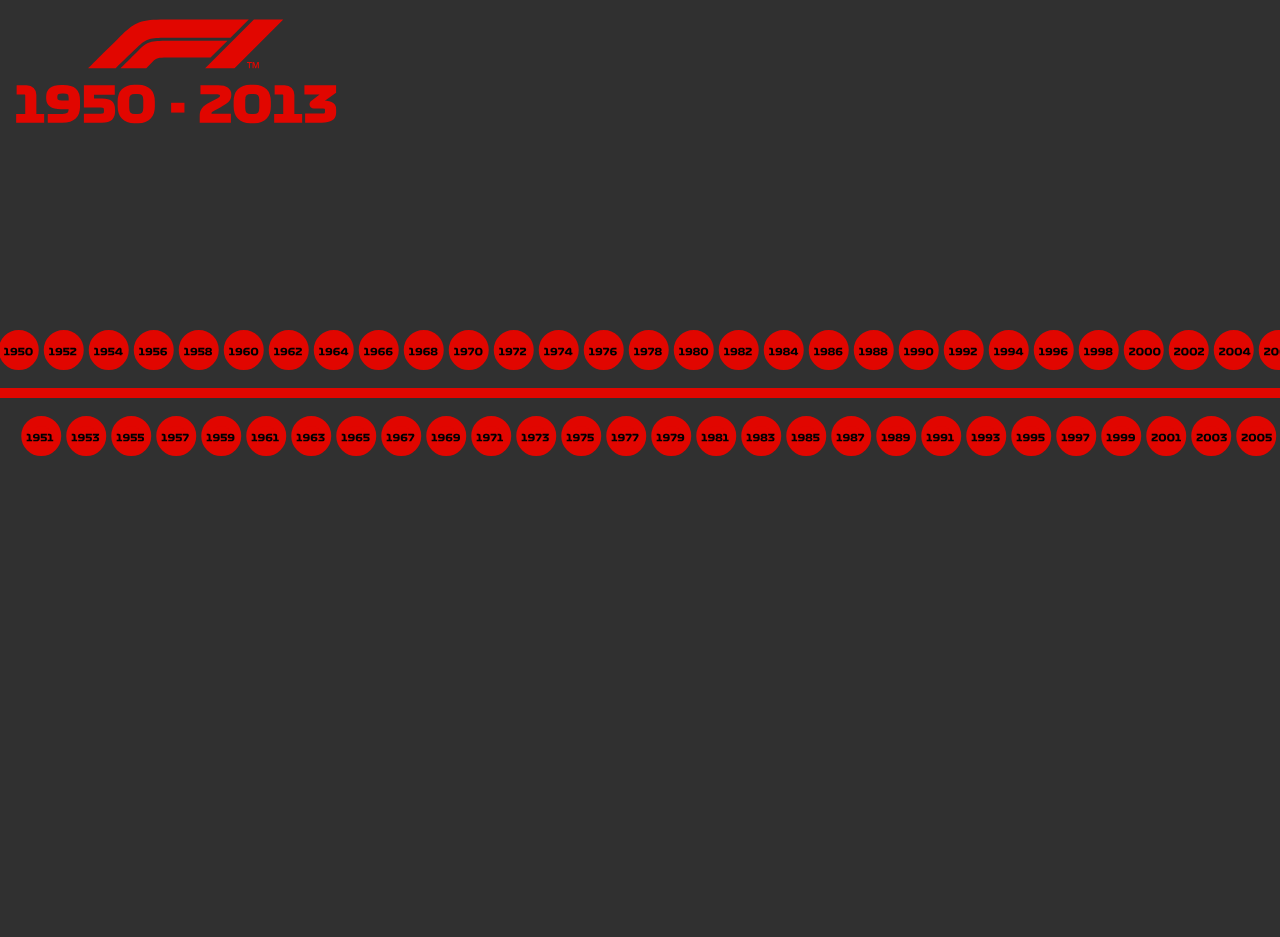
<file: projects/website-WT12/index.html>
<!DOCTYPE html>
<html lang="">

<head>
  <meta charset="utf-8">
  <meta name="viewport" content="width=device-width, initial-scale=1.0">
  <title>F1 Timeline</title>
  <link rel="stylesheet" type="text/css" media="screen" href="css/style.css">
  <style>
    body {
      padding: 0;
      margin: 0;
    }
  </style>
</head>

<body>
  <main>
    <div id="svgHolder1">
      <svg version="1.1" id="Layer_1" xmlns="http://www.w3.org/2000/svg" xmlns:xlink="http://www.w3.org/1999/xlink" x="0px" y="0px"
      viewBox="0 0 369 105" width="200px" style="enable-background:new 0 0 369 105;" xml:space="preserve">
      <style type="text/css">
    .st1{fill-rule:evenodd;clip-rule:evenodd;fill:#E10600;}
      </style>
      <path class="st1" d="M307.3,98.1h1.9v-8.7h0l3.1,8.7h1.6l3.1-8.7h0v8.7h1.9V86.9h-2.7l-3,8.8h0l-3.1-8.8h-2.8V98.1z M296.9,88.6h3.6
        v9.5h2v-9.5h3.6v-1.7h-9.1V88.6z M274,98.1l90-90h-54.2l-90,90L274,98.1L274,98.1z M261.1,47.3H152.1c-33.2,0-39,1.8-53.2,16
        C85.6,76.6,64,98.1,64,98.1h47.2l11.3-11.3c7.4-7.4,11.2-8.2,26.8-8.2h80.5L261.1,47.3L261.1,47.3L261.1,47.3z M97.5,56.9
        c-9.8,9.3-31.2,30-42.7,41.2H4c0,0,40.7-40.5,63.3-62.8c23.3-22.2,34.9-27.2,77.6-27.2h155.4l-33.7,33.7H148
        C118,41.8,111.3,43.8,97.5,56.9L97.5,56.9z"/>
      </svg>
      <h1 id="selectedYear">1950 - 2013</h1>
      <p id="myTerminal"></p>
    </div>
    <div id="wrapper">
      <div id="canvasHolder">  
      </div>

      <div id="svgHolder2">
        
        <svg version="1.1"
        id="svg2" sodipodi:docname="world.svg" xmlns:cc="http://creativecommons.org/ns#" xmlns:dc="http://purl.org/dc/elements/1.1/" xmlns:inkscape="http://www.inkscape.org/namespaces/inkscape" xmlns:rdf="http://www.w3.org/1999/02/22-rdf-syntax-ns#" xmlns:sodipodi="http://sodipodi.sourceforge.net/DTD/sodipodi-0.dtd" xmlns:svg="http://www.w3.org/2000/svg"
        xmlns="http://www.w3.org/2000/svg" xmlns:xlink="http://www.w3.org/1999/xlink" x="0px" y="0px" height="900px" viewBox="0 0 2000 1001" width="1700px"
        style="enable-background:new 0 0 2000 1001;"  xml:space="preserve">
    <style type="text/css">
      .st0{fill-rule:evenodd;clip-rule:evenodd;fill:#888686;stroke:#000000;stroke-linejoin:round;}
    </style>
    <sodipodi:namedview  bordercolor="#666666" borderopacity="1" gridtolerance="10" guidetolerance="10" id="namedview231" inkscape:current-layer="svg2" inkscape:cx="593.00732" inkscape:cy="460.46398" inkscape:pageopacity="0" inkscape:pageshadow="2" inkscape:window-height="1137" inkscape:window-maximized="1" inkscape:window-width="1920" inkscape:window-x="1192" inkscape:window-y="118" inkscape:zoom="1.144" objecttolerance="10" pagecolor="#ffffff" showgrid="false">
      </sodipodi:namedview>
    <path id="AF" inkscape:connector-curvature="0" class="st0" d="M1369.9,333.8h-5.4l-3.8-0.5l-2.5,2.9l-2.1,0.7l-1.5,1.3l-2.6-2.1
      l-1-5.4l-1.6-0.3v-2l-3.2-1.5l-1.7,2.3l0.2,2.6l-0.6,0.9l-3.2-0.1l-0.9,3l-2.1-1.3l-3.3,2.1l-1.8-0.8l-4.3-1.4h-2.9l-1.6-0.2
      l-2.9-1.7l-0.3,2.3l-4.1,1.2l0.1,5.2l-2.5,2l-4,0.9l-0.4,3l-3.9,0.8l-5.9-2.4l-0.5,8l-0.5,4.7l2.5,0.9l-1.6,3.5l2.7,5.1l1.1,4
      l4.3,1.1l1.1,4l-3.9,5.8l9.6,3.2l5.3-0.9l3.3,0.8l0.9-1.4l3.8,0.5l6.6-2.6l-0.8-5.4l2.3-3.6h4l0.2-1.7l4-0.9l2.1,0.6l1.7-1.8
      l-1.1-3.8l1.5-3.8l3-1.6l-3-4.2l5.1,0.2l0.9-2.3l-0.8-2.5l2-2.7l-1.4-3.2l-1.9-2.8l2.4-2.8l5.3-1.3l5.8-0.8l2.4-1.2l2.8-0.7
      L1369.9,333.8L1369.9,333.8z"/>
    <path id="AO" inkscape:connector-curvature="0" class="st0" d="M1068.3,609.6l-16.6-0.1l-1.9,0.7l-1.7-0.1l-2.3,0.9l-0.5,1.2l2.8,4
      l1.1,4.3l1.6,6.1l-1.7,2.6l-0.3,1.3l1.3,3.8l1.5,3.9l1.6,2.2l0.3,3.6l-0.7,4.8l-1.8,2.8l-3.3,4.2l-1.3,2.6l-1.9,5.7l-0.3,2.7l-2,5.9
      l-0.9,5.5l0.5,4l2.7-1.2l3.3-1l3.6,0.1l3.2,2.9l0.9-0.4l22.5-0.3l3.7,3l13.4,0.9l10.3-2.5l-3.5-4l-3.6-5.2l0.8-20.3l11.6,0.1
      l-0.5-2.2l0.9-2.4l-0.9-3l0.7-3l-0.5-2l-2.6-0.4l-3.5,1l-2.4-0.2l-1.4,0.6l0.5-7.6l-1.9-2.3l-0.3-4l0.9-3.8l-1.2-2.4v-4h-6.8
      l0.5-2.3h-2.9l-0.3,1.1l-3.4,0.3l-1.5,3.7l-0.9,1.6l-3-0.9l-1.9,0.9l-3.7,0.5l-2.1-3.3l-1.3-2.1l-1.6-3.8L1068.3,609.6L1068.3,609.6
      z M1046.5,608.3l0.2-2.7l0.9-1.7l2-1.3l-2-2.2l-1.8,1.1l-2.2,2.7l1.4,4.8L1046.5,608.3L1046.5,608.3z"/>
    <path id="AL" inkscape:connector-curvature="0" class="st0" d="M1077.5,300.5l-2,3.1l0.5,1.9l0,0l1,1l-0.5,1.9l-0.1,4.3l0.7,3l3,2.1
      l0.2,1.4l1,0.4l2.1-3l0.1-2.1l1.6-0.9V312l-2.3-1.6l-0.9-2.6l0.4-2.1l0,0l-0.5-2.3l-1.3-0.6l-1.3-1.6l-1.3,0.5L1077.5,300.5
      L1077.5,300.5z"/>
    <path id="AE" inkscape:connector-curvature="0" class="st0" d="M1283.9,408.6l-1.3-2.2l-3,3.9l-3.7,4.1l-3.3,4.3l-3.3-0.2l-4.6-0.2
      l-4.2,1l-0.3-1.7l-1,0.3l0.4,1.5l2.6,6.4l16.8,3.2l1-1.3l-0.1-2.6l1.4-2.6l-0.3-2.6l2.4-1.3l-1.1-0.8l0.1-4.2h2.8L1283.9,408.6
      L1283.9,408.6z"/>
    <path id="AR" inkscape:connector-curvature="0" class="st0" d="M669.8,920.7l0.9-3l-7.3-1.5l-7.7-3.6l-4.3-4.6l-3-2.8l5.9,13.5h5
      l2.9,0.2l3.3,2.1L669.8,920.7L669.8,920.7z M619.4,712.6l-7.4-1.5l-4,5.7l0.9,1.6l-1.1,6.6l-5.6,3.2l1.6,10.6l-0.9,2l2,2.5l-3.2,4
      l-2.6,5.9l-0.9,5.8l1.7,6.2l-2.1,6.5l4.9,10.9l1.6,1.2l1.3,5.9l-1.6,6.2l1.4,5.4l-2.9,4.3l1.5,5.9l3.3,6.3l-2.5,2.4l0.3,5.7l0.7,6.4
      l3.3,7.6l-1.6,1.2l3.6,7.1l3.1,2.3l-0.8,2.6l2.8,1.3l1.3,2.3l-1.8,1.1l1.8,3.7l1.1,8.2l-0.7,5.3l1.8,3.2l-0.1,3.9l-2.7,2.7l3.1,6.6
      l2.6,2.2l3.1-0.4l1.8,4.6l3.5,3.6l12,0.8l4.8,0.9l2.2,0.4l-4.7-3.6l-4.1-6.3l0.9-2.9l3.5-2.5l0.5-7.2l4.7-3.5l-0.2-5.6l-5.2-1.3
      l-6.4-4.5l-0.1-4.7l2.9-3.1l4.7-0.1l0.2-3.3l-1.2-6.1l2.9-3.9l4.1-1.9l-2.5-3.2l-2.2,2l-4-1.9l-2.5-6.2l1.5-1.6l5.6,2.3l5-0.9
      l2.5-2.2l-1.8-3.1l-0.1-4.8l-2-3.8l5.8,0.6l10.2-1.3l6.9-3.4l3.3-8.3l-0.3-3.2l-3.9-2.8l-0.1-4.5l-7.8-5.5l-0.3-3.3l-0.4-4.2
      l0.9-1.4l-1.1-6.3l0.3-6.5l0.5-5.1l5.9-8.6l5.3-6.2l3.3-2.6l4.2-3.5l-0.5-5.1l-3.1-3.7l-2.6,1.2l-0.3,5.7l-4.3,4.8l-4.2,1.1l-6.2-1
      l-5.7-1.8l4.2-9.6l-1.1-2.8l-5.9-2.5l-7.2-4.7l-4.6-1L632,713.7l-1-1.3l-6.3-0.3l-1.6,5.1L619.4,712.6L619.4,712.6z"/>
    <path id="AM" inkscape:connector-curvature="0" class="st0" d="M1219,325.1l-0.9-4.4l-2.5-1.1l-2.5-1.7l1-2l-3.1-2.2l0.7-1.5
      l-2.2-1.1l-1.4-1.7l-6.9,1l1.3,2.2v3.1l4.2,1.5l2.4,1.9l1-0.2l1.8,1.7h2.3l0.2,1l2.8,3.7L1219,325.1L1219,325.1z"/>
    <path id="AU" inkscape:connector-curvature="0" class="st0" d="M1726.7,832l-3-0.5l-1.9,2.9l-0.6,5.4l-2.1,4l-0.5,5.3l3,0.2l0.8,0.3
      l6.6-4.3l0.6,1.7l4-4.9l3.2-2.2l4.5-7.3l-2.8-0.5l-4.8,1.2l-3.4,0.9L1726.7,832L1726.7,832z M1776.8,659.7l0.5-2.3l0.1-3.6l-1.6-3.2
      l0.1-2.7l-1.3-0.8l0.1-3.9l-1.2-3.2l-2.3,2.4l-0.4,1.8l-1.5,3.5l-1.8,3.4l0.6,2.1l-1.2,1.3l-1.5,4.8l0.1,3.7l-0.7,1.8l0.3,3.1
      l-2.6,5l-1.3,3.5l-1.7,2.9l-1.7,3.4l-4.1,2.1l-4.9-2.1l-0.5-2l-2.5-1.6h-1.6l-3.3-3.8l-2.5-2.2l-3.9-2l-3.9-3.5l-0.1-1.8l2.5-3.1
      l2.1-3.2l-0.3-2.6l1.9-0.2l2.5-2.5l2-3.4l-2.2-3.2l-1.5,1.2l-2-0.5l-3.5,1.8l-3.2-2l-1.7,0.7l-4.5-1.6l-2.7-2.7l-3.5-1.5l-3.1,0.9
      l3.9,2.1l-0.3,3.2l-4.8,1.2l-2.8-0.7l-3.6,2.2l-2.9,3.7l0.6,1.5l-2.7,1.7l-3.4,5.1l0.6,3.5l-3.4-0.6h-3.5l-2.5-3.8l-3.7-2.9
      l-2.8,0.8l-2.6,0.9l-0.3,1.6l-2.4-0.7l-0.3,1.8l-3,1.1l-1.7,2.5l-3.5,3.1l-1.4,4.8l-2.3-1.3l-2.2,3.1l1.5,3l-2.6,1.2l-1.4-5.5
      l-4.8,5.4l-0.8,3.5l-0.7,2.5l-3.8,3.3l-2,3.4l-3.5,2.8l-6.1,1.9l-3.1-0.2l-1.5,0.6l-1.1,1.4l-3.5,0.7l-4.7,2.4l-1.4-0.8l-2.6,0.5
      l-4.6,2.3l-3.2,2.7l-4.8,2.1l-3.1,4.4l0.4-4.8l-3.1,4.6l-0.1,3.7l-1.3,3.2l-1.5,1.5l-1.3,3.7l0.9,1.9l0.1,2l1.6,5l-0.7,3.3l-1-2.5
      l-2.3-1.8l0.4,5.9l-1.7-2.8l0.1,2.8l1.8,5l-0.6,5l1.7,2.5l-0.4,1.9l0.9,4.1l-1.3,3.6l-0.3,3.6l0.7,6.5l-0.7,3.7l-2.2,4.4l-0.6,2.3
      l-1.5,1.5l-2.9,0.8l-1.5,3.7l2.4,1.2l4,4.1h3.6l3.8,0.3l3.3-2.1l3.4-1.8l1.4,0.3l4.5-3.4l3.8-0.3l4.1-0.7l4.2,1.2l3.6-0.6l4.6-0.2
      l3-2.6l2.3-3.3l5.2-1.5l6.9-3.2l5,0.4l6.9-2.1l7.8-2.3l9.8-0.6l4,3.1l3.7,0.2l5.3,3.8l-1.6,1.5l1.8,2.4l1.3,4.6l-1.6,3.4l2.9,2.6
      l4.3-5.1l4.3-2.1l6.7-5.5l-1.6,4.7l-3.4,3.2l-2.5,3.7l-4.4,3.5l5.2-1.2l4.7-4.4l-0.9,4.8l-3.2,3.1l4.7,0.8l1.3,2.6l-0.4,3.3
      l-1.5,4.9l1.4,4l4,1.9l2.8,0.4l2.4,1l3.5,1.8l7.2-4.7l3.5-1.2l-2.7,3.4l2.6,1.1l2.7,2.8l4.7-2.7l3.8-2.5l6.3-2.7l6-0.2l4.2-2.3
      l0.9-2l3-4.5l3.9-4.8l3.6-3.2l4.4-5.6l3.3-3.1l4.4-5l5.4-3.1l5-5.8l3.1-4.5l1.4-3.6l3.8-5.7l2.1-2.9l2.5-5.7l-0.7-5.4l1.7-3.9
      l1.1-3.7v-5.1l-2.8-5.1l-1.9-2.5l-2.9-3.9l0.7-6.7l-1.5,1l-1.6-2.8l-2.5,1.4l-0.6-6.9l-2.2-4l1-1.5l-3.1-2.8l-3.2-3l-5.3-3.3
      l-0.9-4.3l1.3-3.3l-0.4-5.5l-1.3-0.7l-0.2-3.2l-0.2-5.5l1.1-2.8l-2.3-2.5l-1.4-2.7l-3.9,2.4L1776.8,659.7L1776.8,659.7z"/>
    <path id="AT" inkscape:connector-curvature="0" class="st0" d="M1060.2,264l-2.3-1.2l-2.3,0.3l-4-1.9l-1.7,0.5l-2.6,2.5l-3.8-2
      l-1.5,2.9l-1.7,0.8l1,4l-0.4,1.1l-1.7-1.3l-2.4-0.2l-3.4,1.2l-4.4-0.3l-0.6,1.6l-2.6-1.7l-1.5,0.3l0.2,1.1l-0.7,1.6l2.3,1.1l2.6,0.2
      l3.1,0.9l0.5-1.2l4.8-1.1l1.3,2.2l7.2,1.6l4.2,0.4l2.4-1.4l4.3-0.1l0.9-1.1l1.3-4l-1.1-1.3h2.8l0.2-2.6l-0.7-2.1L1060.2,264
      L1060.2,264z"/>
    <path id="AZ" inkscape:connector-curvature="0" class="st0" d="M1210.1,318.9l-1,0.2l1.2,2.4l3.2,2.9l3.7,0.9l-2.8-3.7l-0.2-1h-2.3
      L1210.1,318.9L1210.1,318.9z M1220.5,309.6l-4.3-3.8l-1.5-0.2l-1.1,0.9l3.2,3.4l-0.6,0.7l-2.8-0.4l-4.2-1.8l-1.1,1l1.4,1.7l2.2,1.1
      l-0.7,1.5l3.1,2.2l-1,2l2.5,1.7l2.5,1.1l0.9,4.4l5.3-4.7l1.9-0.5l1.9,1.9l-1.2,3.1l3.8,3.4l1.3-0.3l-0.8-3.2l1.7-1.5l0.4-2.2l-0.1-5
      l4.2-0.5l-2-1.7l-2.5-0.2l-3.5-4.5l-3.4-3.2l0,0l-2.6,2.5l-0.5,1.5L1220.5,309.6L1220.5,309.6z"/>
    <path id="BI" inkscape:connector-curvature="0" class="st0" d="M1148.2,590l-0.3-2.5l0,0l-3-0.4l-1.7,3.6l-3.5-0.5l1.4,2.9l0.1,1.1
      l2,6.1l-0.1,0.3l0.6-0.1l2.1-2.3l2.2-3.3l1.4-1.4v-2L1148.2,590L1148.2,590z"/>
    <path id="BE" inkscape:connector-curvature="0" class="st0" d="M1000.7,246.2l-4.4,1.3l-3.6-0.5l0,0l-3.8,1.2l0.7,2.2l2.2,0.1
      l2.4,2.4l3.4,2.9l2.5-0.4l4.4,2.8l0.4-3.5l1.3-0.2l0.4-4.2l-2.8-1.4L1000.7,246.2L1000.7,246.2z"/>
    <path id="BJ" inkscape:connector-curvature="0" class="st0" d="M996.9,498l-4.3-3.7h-2l-1.9,1.9l-1.2,1.9l-2.7,0.6l-1.2,2.8
      l-1.9,0.7l-0.7,3.3l1.7,1.9l2,2.3l0.2,3.1l1.1,1.3l-0.2,14.6l1.4,4.4l4.6-0.8l0.3-10.2L992,518l1-4l1.7-1.9l2.7-4l-0.6-1.7l1.1-2.5
      l-1.2-3.8L996.9,498L996.9,498z"/>
    <path id="BF" inkscape:connector-curvature="0" class="st0" d="M978.8,477.2h-3.6l-1.4-1.2l-3,0.9l-5.2,2.6l-1.1,2l-4.3,2.9
      l-0.8,1.6l-2.3,1.3l-2.7-0.9l-1.6,1.6l-0.8,4.4l-4.5,5.2l0.2,2.2l-1.6,2.7l0.4,3.7l2.5,1.4l1,2.1l2.5,1.3l1.9-1.6l2.7-0.2l3.8,1.6
      l-0.8-4.8l0.2-3.6l9.7-0.3l2.4,0.5l1.8-1l2.6,0.5l4.9,0.1l1.9-0.7l1.2-2.8l2.7-0.6l1.2-1.9l0.1-4.4l-6.4-1.4l-0.2-3.1l-3.1-4.1
      l-0.8-2.9L978.8,477.2L978.8,477.2z"/>
    <path id="BD" inkscape:connector-curvature="0" class="st0" d="M1486.5,431.9l-4.5-10.1l-1.5,0.1l-0.2,4l-3.5-3.3l1.1-3.6l2.4-0.4
      l1.6-5.3l-3.4-1.1l-5,0.1l-5.4-0.9l-1.2-4.4l-2.7-0.4l-4.8-2.7l-1.2,4.3l4.6,3.4l-3.1,2.4l-0.8,2.3l3.7,1.7l-0.4,3.8l2.6,4.8
      l1.6,5.2l2.2,0.6l1.7,0.7l0.6-1.2l2.5,1.3l1.3-3.5l-0.9-2.6l5.1,0.2l2.8,3.7l1.5,3.1l0.8,3.2l2,3.3l-1.1-5.1l2.1,1L1486.5,431.9
      L1486.5,431.9z"/>
    <path id="BG" inkscape:connector-curvature="0" class="st0" d="M1121.6,294.3l-3-0.7l-4-2.2l-5.8,1.4l-2.3,1.6l-7.5-0.3l-4-1
      l-1.9,0.5l-1.8-2.6l-1.1,1.4l0.7,2.3l2.8,2.6l-1.7,1.9l-0.7,2l0.6,0.7l-0.7,0.9l2.8,2l0.8,4.1l3.8,0.2l3.9-1.7l3.9,2.1l4.6-0.6
      l-0.3-3l5-2l4.5,0.8l-2.1-3.5l1.3-4.4L1121.6,294.3L1121.6,294.3z"/>
    <path id="BA" inkscape:connector-curvature="0" class="st0" d="M1062.2,284.9l-2.3,0.1l-1,1.3l-1.9-1.4l-0.9,2.5l2.7,2.9l1.3,1.9
      l2.5,2.3l2,1.4l2.2,2.5l4.7,2.4l0.4-3.4l1.5-1.4l0.9-0.6l1.2-0.3l0.5-2.9l-2.7-2.3l1-2.7h-1.8l0,0l-2.4-1.4l-3.5,0.1L1062.2,284.9
      L1062.2,284.9z"/>
    <path id="BY" inkscape:connector-curvature="0" class="st0" d="M1112.8,219.4l-5.2-1.5l-4.6,2.3l-2.6,1l0.9,2.6l-3.5,2l-0.5,3.4
      l-4.8,2.2h-4.6l0.6,2.7l1.7,2.3l0.3,2.4l-2.7,1.2l1.9,2.9l0.5,2.7l2.2-0.3l2.4-1.6l3.7-0.2l5,0.5l5.6,1.5l3.8,0.1l2,0.9l1.6-1.1
      l1.5,1.5l4.3-0.3l2,0.6l-0.2-3.1l1.2-1.4l4.1-0.3l0,0l-2-3.9l-1.5-2l0.8-0.6l3.9,0.2l1.6-1.3l-1.7-1.6l-3.4-1.1l0.1-1.1l-2.2-1.1
      l-3.7-3.9l0.6-1.6l-1-2.9l-4.8-1.4l-2.3,0.7L1112.8,219.4L1112.8,219.4z"/>
    <path id="BZ" inkscape:connector-curvature="0" class="st0" d="M482.5,471.1l1.4-2.2l1-0.2l1.3-1.7l1-3.2l-0.3-0.6l0.9-2.3l-0.4-1
      l1.3-2.7l0.3-1.8h-1.1l0.1-0.9h-1l-2.5,3.9l-0.9-0.8l-0.7,0.3l-0.1,1l-0.7,5l-1.2,7.2L482.5,471.1L482.5,471.1z"/>
    <path id="BO" inkscape:connector-curvature="0" class="st0" d="M655.7,700.5l1.6-1.3l-0.8-3.6l1.3-2.8l0.5-5l-1.6-4l-3.2-1.7
      l-0.8-2.6l0.6-3.6l-10.7-0.3l-2.7-7.4l1.6-0.1l-0.3-2.8l-1.2-1.8l-0.5-3.7l-3.3-1.9l-3.5,0.1l-2.5-1.9l-3.8-1.2l-2.4-2.4l-6.3-1
      l-6.4-5.7l0.3-4.3l-0.9-2.5l0.4-4.7l-7.3,1.1l-2.8,2.3l-4.8,2.6l-1.1,1.9l-2.9,0.2l-4.2-0.6l5.5,10.3l-1.1,2.1l0.1,4.5l0.3,5.4
      l-1.9,3.2l1.2,2.4l-1.1,2.1l2.8,5.3L591,684l3.1,4.3l1.2,4.6l3.2,2.7l-1.1,6.2l3.7,7.1l3.1,8.8l3.8-0.9l4-5.7l7.4,1.5l3.7,4.6
      l1.6-5.1l6.3,0.3l1,1.3l1.5-7.6l-0.2-3.4l2.1-5.6l9.5-1.9l5.1,0.1l5.4,3.3L655.7,700.5L655.7,700.5z"/>
    <path id="BR" inkscape:connector-curvature="0" class="st0" d="M659,560.1l-1.4,0.2l-3.1-0.5l-1.8,1.7l-2.6,1.1l-1.7,0.2l-0.7,1.3
      l-2.7-0.3l-3.5-3l-0.3-2.9l-1.4-3.3l1-5.4l1.6-2.2l-1.2-3l-1.9-0.9l0.8-2.8l-1.3-1.5l-2.9,0.3l0.7,1.8l-2.1,2.4l-6.4,2.4l-4,1
      l-1.7,1.5l-4.4-1.6l-4.2-0.8l-1,0.6l2.4,1.6l-0.3,4.3l0.7,4l4.8,0.5l0.3,1.4l-4.1,1.8l-0.7,2.7l-2.3,1l-4.2,1.5l-1.1,1.9l-4.4,0.5
      l-3-3.4l-1.1,0.8l-1-3.8l-1.6-2l-1.9,2.2l-10.9-0.1v3.9l3.3,0.7l-0.2,2.4l-1.1-0.6l-3.2,1v4.6l2.5,2.4l0.9,3.6l-0.1,2.8l-2.2,17.4
      l-5.1-0.3l-0.7,1l-4.6,1.2l-6.2,4.3l-0.4,3l-1.3,2.2l0.7,3.4l-3.3,1.9l0.1,2.7L562,620l2.6,5.8l3.3,3.8l-1,2.8l3.7,0.3l2.3,3.4
      l4.9,0.2l4.4-3.8l0.2,9.7l2.6,0.7l3-1.1l4.2,0.6l2.9-0.2l1.1-1.9l4.8-2.6l2.8-2.3l7.3-1.1l-0.4,4.7l0.9,2.5l-0.3,4.3l6.4,5.7l6.3,1
      l2.4,2.4l3.8,1.2l2.5,1.9l3.5-0.1l3.3,1.9l0.5,3.7l1.2,1.8l0.3,2.8l-1.6,0.1l2.7,7.4l10.7,0.3l-0.6,3.6l0.8,2.6l3.2,1.7l1.6,4
      l-0.5,5l-1.3,2.8l0.8,3.6l-1.6,1.3l1.9,3.6l0.4,8.6l6,1.2l2.1-1.2l3.9,1.7l1.2,1.9l1,5.8l0.9,2.5l2,0.3l2-1.1l2.1,1.2l0.3,3.5
      l-0.3,3.8l-0.7,3.6l2.6-1.2l3.1,3.7l0.5,5.1l-4.2,3.5l-3.3,2.6l-5.3,6.2l-5.9,8.6l3.4-0.7l6.2,4.9l1.9-0.2l6.2,4.1l4.8,3.5l3.8,4.3
      l-1.9,3l2.1,3.7l2.9-3.7l1.5-6l3.2-3l3.9-5l4.5-11.2l3.4-3.5l0.8-3.1l0.3-6.4l-1.3-3.5l0.3-4.8l4.1-6.3l6-5.1l6-1.8l3.6-2.9l8.5-2.4
      h5.9l1.1-3.8l4.2-2.8l0.6-6.5l5.1-8.3l0.5-8.5l1.6-2.6l0.3-4.1l1.1-9.9l-1-11.9l1.4-4.7l1.4-0.1l3.9-5.5l3.3-7.2l7.7-8.8l2.7-4.2
      l2-10.5l-1-3.9l-2-8.1l-2.1-2l-4.8-0.2l-4.3-1.9l-7.3-7.1l-8.4-5.3l-8.4,0.3l-10.9-3.4l-6.5,2l0.8-3.5l-2.7-3.8l-9.4-3.8l-7.1-2.3
      l-4.2,4.1l-0.3-6.3l-9.9-1l-1.7-2l4.2-5.2l-0.1-4.4l-3-1l-3-11.2l-1.3-3.5l-1.9,0.3l-3.5,5.8l-1.8,4.7l-2.1,2.4l-2.7,0.5l-0.8-1.8
      l-1.2-0.3l-1.8,1.8l-2.4-1.3l-3.2-1.4l-2.7,0.7l-2.3-0.6l-0.5,1.8l0.9,1.3l-0.5,1.3L659,560.1L659,560.1z"/>
    <path id="BN" inkscape:connector-curvature="0" class="st0" d="M1617.8,543.4l2.7,3.3l1.1-2.2l2.7,0.2l0.1-4.1l0.1-3.1l-4.6,3.5
      L1617.8,543.4L1617.8,543.4z"/>
    <path id="BT" inkscape:connector-curvature="0" class="st0" d="M1474.7,395.5l-2.7-1.8l-2.9-0.1l-4.2-1.5l-2.6,1.6l-2.6,4.8l0.3,1.2
      l5.5,2.5l3.2-1l4.7,0.4l4.4-0.2l-0.4-3.9L1474.7,395.5L1474.7,395.5z"/>
    <path id="BW" inkscape:connector-curvature="0" class="st0" d="M1116.7,685l-1-0.5l-3.2,1.5h-1.6l-3.7,2.5l-2-2.6l-8.6,2.2l-4.1,0.2
      l-0.9,22.7l-5.4,0.2l-0.6,18.5l1.4,1l3,6.1l-0.7,3.8l1.1,2.3l4-0.7l2.8-2.8l2.7-1.9l1.5-3.1l2.7-1.5l2.3,0.8l2.5,1.8l4.4,0.3
      l3.6-1.5l0.6-2l1.2-3l3-0.5l1.7-2.4l2-4.3l5.2-4.7l8-4.7l-3.4-2.9l-4.2-0.9l-1.5-4.1l0.1-2.2l-2.3-0.7l-6-7l-1.6-3.7l-1.1-1.1
      L1116.7,685L1116.7,685z"/>
    <path id="CF" inkscape:connector-curvature="0" class="st0" d="M1110.5,517.3l-0.5-0.3l-2-1.8l-0.3-2l0.8-2.6V508l-3.3-4l-0.7-2.7
      l-3.5,1.1l-2.8,2.5l-4,7l-5.2,2.9l-5.4-0.4l-1.6,0.6l0.6,2.3l-2.9,2.2l-2.3,2.5l-7.1,2.4l-1.4-1.4l-0.9-0.2l-1,1.7l-4.7,0.4
      l-2.7,6.5l-1.4,1.1l-0.4,5l0.6,2.7l-0.4,1.9l2.6,3.3l0.5,2.3l2.1,3.2l2.6,2.1l0.3,2.9l0.6,1.8l2.9-5.9l3.3-3.4l3.8,1.1l3.6,0.4
      l0.5-4.5l2.2-3.2l3-2l4.6,2.1l3.6,2.4l4.1,0.6l4.2,1.2l1.6-3.8l0.8-0.5l2.6,0.6l6.2-3.1l2.2,1.3l1.8-0.2l0.9-1.5l2-0.6l4.3,0.7
      l3.6,0.1l1.8-0.6l-0.9-2.1l-4.2-2.5l-1.5-3.8l-2.4-2.7l-3.8-3.4l-0.1-2l-3.1-2.6L1110.5,517.3L1110.5,517.3z"/>
    <path id="CA" inkscape:connector-curvature="0" class="st0" d="M659,276.7l-0.7-3l-2.5,1.9l0.5,2.1l5.6,2.6l1.9-0.4l3.3-2.5
      l-4.7,0.1L659,276.7L659,276.7z M673.4,260.8l0.2-1.1l-4.1-2.6l-5.9-1.6l-1.9,0.6l3.5,2.9l5.7,1.9L673.4,260.8L673.4,260.8z
        M368.1,264.5l0.2-3.4l-3.2-2.6l-0.4-2.9l-0.1-2.1l-4.1-0.7l-2.4-0.9l-4.1-1.4l-1.4,1.5l-0.6,3.3l4.3,1.1l-0.4,1.8l2.9,2.2v2.2
      l6.3,2.8L368.1,264.5L368.1,264.5z M704.2,251l3.9-3.8l1.4-1.7l-2.1-0.3l-4.9,2.2l-4.2,3.5l-8.1,9.8l-5.3,3.7l1.6,1.7l-3.8,2.2
      l0.2,1.9l9.6,0.1l5.4-0.3l4.4,1.5l-4.4,2.9l2.9,0.2l7.3-5.4l1.2,0.8l-2.5,5.1l3,1.2l2.3-0.2l3.5-5.5l-0.5-3.9l0.3-3.3l-3.7,1.1
      l2.8-4.6l-4.3-1.9l-2.7,1.5l-3.9-1.7l2.4-2.1l-2.9-1.3l-3.8,2L704.2,251L704.2,251z M347.4,229.8l-1.9,2l-1.4,2.6l0.9,1.9l-0.6,2.8
      l0.7,2.8h1.9l-0.2-4.9l7.1-6.9l-4.9,0.5L347.4,229.8L347.4,229.8z M628.3,182.8l-0.4-1.2l-1.7-0.1l-2.8,1.7l-0.4,0.4l0.1,1.7
      l1.7,0.5L628.3,182.8L628.3,182.8z M618.7,179.6l0.8-1.1l-6-0.1l-4.9,2.7v1.5l3,0.2L618.7,179.6L618.7,179.6z M615.6,163l-2.7-0.5
      l-5,5.2l-3.6,4.4l-5.7,2.8l6.3-0.6l-0.8,3.4l8.2-3l6.2-3l0.8,2.6l5.9,1.3l4.9-1.8l-1.9-1.8l-3.4,0.4l1.3-2.7l-3.7-1.7l-3.4-1.9
      l-1.5-1.5l-2.8,0.9L615.6,163L615.6,163z M660.2,154.8l3.7-1.7l1-0.7l1.4-2.3l-2.3-1.5l-4.2,0.7l-3.8,3.1l-0.7,2.6L660.2,154.8
      L660.2,154.8z M586.4,144.1l-0.8-2l-0.3-1l-1.6-1l-3-1.5l-4.9,2.3l-5,1.7l3.5,2.4l3.8-0.6l4.1,1.6L586.4,144.1z M608.8,142l-6.6-1
      l5.7-2.6l-0.4-6l-1.9-2.3l-4.5-0.8l-8.1,3.8l-5.5,5.8l2.9,2.1l1.6,3.3l-6.3,5.5l-3.2-0.2l-6.2,4.4l4.2-5.2l-4.8-1.8l-4.5,0.9
      l-2.4,3.4l-5.9-0.1l-7.2,0.8l-5.1-2.4l-5,0.4l-1.5-2.9l-2.1-1.3l-3.8,0.5l-5.2,0.3l-4.4,1.8l2,2.3l-7,2.8l-1.4-3.3l-4.4,1l-11.8,0.6
      l-6.4-1.2l8.5-2.6l-2.8-2.8l-4.4,0.4l-4.7-1l-7.5-1.9l-3.8-2.3l-4.5-0.3l-3.3,1.6l-5.9,0.9l3.9-4.1l-9.4,3.6l-1.4-4.7l-2.1-0.6
      l-3.8,2.5l-4.5,1.2l-0.2-2.2l-8.2,1.4l-8.8,2.3l-5.2-0.6l-7,1.6l-6.2,2.3l-3.7-0.5l-3.3-2.6l-5.9-1.3l0,0l-24.3,20.2l-35.4,32.4
      l4.2,0.1l2.7,1.6l0.6,2.6l0.2,3.9l7.6-3.3l6.4-1.9l-0.5,3l0.7,2.4l1.7,2.7l-1.1,4.2l-1.5,6.8l4.6,3.8l-3.1,3.7l-5.1,2.9l0,0
      l-2.5,3.1l2.1,4.4l-3.1,4.9l4.1,2.6l-3.6,3.7l-1.3,5.5l6.9,2.5l1.6,2.7l5.4,6.1h0.7h13.9h14.6h4.8h15h14.5h14.7h14.8h16.7h16.8h10.1
      l1.3-2.4h1.6l-0.8,3.4l1,1l3.2,0.4l4.6,1l3.8,1.9l4.4-0.8l5.3,1.6l0,0l3.2-2.4l3.2-1l1.8-1.5l1.5-0.8l4,1.2l3.3,0.2l0.8,0.8l0.1,3.5
      l5.2,1l-1.7,1.7l1.2,1.9l-1.9,2.3l1.8,0.8l-1.9,2.1l0,0l1.2,0.2l1.3-0.9l0.5,1.4l3.4,0.7l3.8,0.1l3.8,0.6l4,1.2l0.8,2l1.4,4.7
      l-2.4,2l-3.8-0.8l-1-3.8l-0.9,3.9l-3.8,3.4l-0.8,2.9l-1.1,1.7l-4.1,2l0,0l-3.7,3.4l-2,2.2l2.7,0.4l4.5-2l2.9-1.7l1.6-0.3l2.6,0.6
      l1.7-0.9l2.8-0.8l4.7-0.8l0,0l0,0l0.3-1.8l-0.3,0.1l-1.7,0.3l-1.8-0.6l2.3-2.1l1.9-0.7l3.9-0.9l4.6-0.9l1.8,1.2l1.9-1.4l1.9-0.8
      l0.9,0.4l0.1,0.1l6.7-4.2l2.7-1.2h7.7h9.3l1-1.6l1.7-0.3l2.5-0.9l2.7-2.8l3.2-4.9l5.5-4.7l1.1,1.7l3.7-1.1l1.5,1.8l-2.8,8.5l2.1,3.5
      l5.9-0.8l8.1-0.2l-10.4,5.1l-1.5,5.2l3.7,0.5l7.1-4.5l5.8-2.4l12.2-3.7l7.5-4.1l-2.6-2.2l1-4.5l-7.1,7l-8.6,0.8l-5.5-3.1l-0.1-4.6
      l0.6-6.8l6.1-4.1l-3.3-3.1l-7.6,0.6l-12.1,5.2l-10.9,8.2l-4.6,1l7.8-5.7l10.1-8.3l7.2-2.7l5.7-4.4l5.2-0.5l7.3,0.1l10,1.3l8.6-1
      l7.8-5.1l8.7-2.2l4.2-2.1l4.2-2.3l2-6.8l-1.1-2.3l-3.4-0.8v-5.1l-2.3-1.9l-6.9-1.6l-2.8-3.4l-4.8-3.4l3.4-3.7l-2-7.1l-2.6-7.5
      l-1-5.2l-4.3,2.7l-7.4,6.5l-8.1,3.2l-1.6-3.4l-3.7-1l2.2-7.3l2.6-4.9l-7.7-0.5l-0.1-2.2l-3.6-3.3l-3-2l-4.5,1.5l-4.2-0.5l-6.6-1.6
      l-3.9,1.3l-3.8,9l-1,5.3l-8.8,6.1l3.1,4.5l0.5,5l-1.7,4l-4.7,4.1L610,224l-9,2.8l1.7,3.2l-2.2,9.6l-5.6,6.3l-4.6,1.9l-4.4-5.8
      l-0.1-6.8l1.7-6l3.6-5.2l-4.8-0.6l-7.5-0.4l-3.6-2.5l-4.8-1.6l-1.7-2.9l-3.3-2.2l-7-2.6l-7.1,1.2l0.7-4.5l1.5-5.5l-6-1l4.9-6.8
      l4.9-4.6l9.4-6.5l8.6-4.6l5.6-0.7l2.9-3.7l5.1-2.4l6.4-0.4l7.7-3.8l2.9-2.4l7.4-4.7l3.2-2.8l3.2,1.7l6.5-0.9L637,155l2.3-2.7
      l-0.8-2.9l5-2.9l1.7-2.7l-3.5-2.6l-5.4-0.8l-5.5-0.4l-4.6,5.9l-6.5,4.6l-7.2,4l-1.3-3.7l4.2-4l-2.2-3.5l-8.7,4.2L608.8,142
      L608.8,142z M533.3,123.1l-2.8-1l-14.1,3.2l-5.1,2l-7.8,3.9l5.4,1.4l6.2-0.1l-11.5,2.1v1.9l5.6,0.1l9-0.4l6.5,1.2l-6.2,1l-5.5-0.3
      l-7.1,0.9l-3.3,0.6l0.6,4.2l4.2-0.6l4.1,1.5l-0.3,2.5l7.8-0.5l11.2-0.8l9.4-1.8l5-0.4l5.7,1.5l6.7,0.8l3.1-1.9l-0.7-2.1l7-0.4
      l2.6-2.4l-5-2.5l-4.2-2.6l2.4-3.6l2.7-5.1l-2.2-2l-3-0.9l-4.2,0.8l-2.8,5.3l-4.3,2.1l2.2-5.1l-1.7-1.7l-7.3,2.7L539,124l-10.4,1.5
      L533.3,123.1L533.3,123.1z M572.4,121.6l-1.7-1.1l-5.4,0.2l-2.1,0.7l2.2,3.6C565.4,125,572.4,121.6,572.4,121.6z M680.1,123.2
      l-4.4-2.8l-8.4-0.5l-2.1,0.3l-1.7,1.8l2,2.8l0.9,0.3l4.8-0.7l4.1,0.1l4.1,0.1L680.1,123.2L680.1,123.2z M640.7,122.9l5.7-3.2
      l-11.2,1.3l-5.8,2.1l-7.1,4.6l-3.3,5.2l5.6,0.1l-6.1,2.3l1.8,1.9l5.9,0.8l7.3,1.5l13.8,1.2l7.9-0.6l3.2-1.6l2,1.8l3.3,0.3l2,3.3
      l-3.5,1.4l7.1,1.8l4.6,2.6l0.5,1.9L674,154l-8.6,5.4l-3.2,2.7l0.2,2l-9.2,0.7l-8,0.1l-5.4,4.2l2.4,1.9l13-0.9l0.9-1.6l4.7,2.7
      l4.7,2.9l-2.4,1.6l3.8,2.8l7.6,3.3l10.7,2.3l0.3-2l-2.8-3.5l-3.5-4.9l8.5,4.6l4.7,1.5l3.6-4.1v-5.6l-1-1.5l-4.4-2.5l-2.7-3.3
      l2.3-3.2l5.8-0.7l3.8,5.4l4,2.4l10.7-6.5l3.3-3.9l-6.4-0.3l-3.2-5.1l-5.9-1.2l-7.7-3.5l9-2.5l-0.8-5l-2.2-2.1l-8.3-2.1l-1.9-3.3
      l-8.2,1.2l1.1-2.3l-3.6-2.5l-6.8-2.6l-5.2,2.1l-9,1.5l3.3-3.4l-2.3-5.3l-11.6,2.1l-7.1,4.1L640.7,122.9L640.7,122.9z M590.7,119.5
      l-7.1,2.4l0.9,3.4l-7.4-0.7l-1.7,1.7l5.8,3.9l0.9,2l3.4,0.5l8.4-2l5.1-4.7l-3.8-2.2l6-2.4l0.5-1.5l-7.5,0.6L590.7,119.5L590.7,119.5
      z M613,124.9l5.6-1l10-4.5l-6.1-1.2l-7.8-0.2l-5.2,1.4l-4.2,2.1l-2.5,2.6l-1.8,4.5l4.3,0.2C605.3,128.8,613,124.9,613,124.9z
        M498.3,132.1l2.6-2.3l9.1-3.6l13.8-3.6l6.4-1.3l-1.6-2.1l-1.9-1.5l-9.4-0.2l-4.1-1.1l-14,0.8l-0.3,3.1l-7.6,3.3l-7.4,3.8l-4.3,2.2
      l5.9,2.7l-0.6,2.3L498.3,132.1L498.3,132.1z M622.4,113.8l0.3-1.6l-1.4-1.7l-6.9,1.3L610,114l3.2,1.3l5.1,0.4L622.4,113.8
      L622.4,113.8z M613.7,105.2l-1.1,0.7l-4.8-0.3l-7.6,1.6l-3.8-0.1l-4.3,3.8l6.6-0.4l-3.4,2.9l3.2,0.8l6.8-0.5l5.8-3.7l2.8-2.5
      L613.7,105.2z M574.6,107.7l1.8-2.3l-3.1-0.5l-5.7,1.7l-0.7,4.7l-6.1-0.4L558,108l-8.2-1.6l-5.4,1.4l-11.6,4.8l4.1,0.8l17.8-0.5
      l-10.6,2.2l-1.5,1.6l5.9-0.1l12.2-2.2l13.8-0.8l5.1-2.3l2.3-2.4l-3.7-0.2l-4.3,0.8C573.9,109.5,574.6,107.7,574.6,107.7z
        M629.8,103.4l-7.1-0.3l-3.8,2l2.6,1.5l7,0.6l1.4,2.1l-2.2,2.4l-1.5,2.8l8.5,1.6l5.5,0.6l8-0.1l11.6-0.8l4.3,0.6l6.7-1l3.5-1.4l1-2
      l-2.3-1.9l-5.8-0.3l-8,0.4l-7,1.1l-5.1-0.4l-4.8-0.3l-1.2-1.1l-3.1-1.1l2.8-1.9l-1.4-1.6l-7.3,0.1L629.8,103.4L629.8,103.4z
        M554.8,100.8l-6,0.7l-5.5-0.1l-12.1,3.1l-11.6,3.7l0,0l3.6,1l7-0.7l9.8-2.1l3.8-0.3l5.2-1.6L554.8,100.8z M635.3,101.4l1-0.5
      l-1.5-0.9l-7.2-0.1l-0.6,1.3l6.4,0.3L635.3,101.4L635.3,101.4z M576.9,100.6l3.2-1.4l-4.1-0.8l-5.9,0.5l-5.1,1.5l3.3,1.5
      C568.3,101.9,576.9,100.6,576.9,100.6z M584.7,96.4l-3.3-0.9l-1.6-0.2l-5.7,1.3l-1,0.7h6L584.7,96.4z M631.1,98.9l3-1.7l-2.3-1.6
      l-1.7-0.3l-4.4-0.1l-2.1,1.8l-0.7,1.8l1.6,1.1L631.1,98.9L631.1,98.9z M617.4,97.7l0.1-2.2l-7.4-1.7l-6.1-0.6l-2.1,1.7l2.8,1.1
      l-5.3,1.4l7.7,0.2l4,1.5l5.2,0.5L617.4,97.7z M671.1,91.6l0.6-2.8L667,88l-4.7-0.9l-1.6-2.2l-8.2,0.2l0.3,0.9l-3.9,0.3l-4.1,1.3
      l-4.9,1.9l-0.3,1.9l2,1.5h6.5l-4.3,1.2l-2.1,1.6l1.6,1.9l6.7,0.6l6.8-0.4l10.5-3.4l6.4-1.3C673.7,93.1,671.1,91.6,671.1,91.6z
        M749.6,77.8l-7-0.2l-6.9-0.3l-10.2,0.6l-1.4-0.4l-10.3,0.2l-6.4,0.4l-5.1,0.6l-5,2l-2.3-1l-3.9-0.2l-6.7,1.4l-7.4,0.6l-4.1,0.1
      l-6,0.8l-1.1,1.3l2.5,1.2l0.8,1.6l4.4,1.5l12.4-0.3l7.2,0.5l-7.2,1.5l-2.2-0.4l-9.3-0.2l-1.1,2.2l3,1.7l-2.8,1.6l-7.5,1.1l-4.9,1.7
      l4.8,0.9l1.7,3l-7.5-2l-2.5,0.3l-2,3.4l-8,1.1l-2,2.3l6.7,0.3l4.9,0.6l11.7-0.8l8.4,1.4l12.6-3l1-1.1l-6.4,0.2l0.5-1.1l6.5-1.4
      l3.6-1.9l6.8-1.3l5-1.6l-0.8-2.2l3.3-0.8l-4.3-0.6l11.1-0.4l3.2-0.9l7.9-0.8l9.3-3.5l6.8-1.1l10.3-2.5h-7.4l3.9-0.9l9-0.8l9.7-1.6
      l1.1-1.1l-5.2-1l-6.7-0.4L749.6,77.8L749.6,77.8z"/>
    <path id="CH" inkscape:connector-curvature="0" class="st0" d="M1024.3,270.6l-5.4-1.9l-1,1.4h-4.2l-1.3,1l-2.3-0.6l0.2,1.6
      l-3.5,3.5v2.8l2.4-0.9l1.8,2.7l2.2,1.3l2.4-0.3l2.7-2.1l0.9,1l2.4-0.2l0.9-2.5l3.8,0.8l2.1-1.1l0.3-2.5l-2.6-0.2l-2.3-1.1l0.7-1.6
      L1024.3,270.6L1024.3,270.6z"/>
    <path id="CL" inkscape:connector-curvature="0" class="st0" d="M648.4,905.2l-3.7-0.7l-3.3,2.5l0.2,4.1l-1.2,2.8l-7.2-2.2l-8.6-4
      l-4.5-1.3l9.7,6.8l6.3,3.2l7.5,3.4l5.3,0.9l4.3,1.8l3,0.5l2.3,0.1l3.2-1.8l0.5-2.4l-2.9-0.2h-5L648.4,905.2L648.4,905.2z
        M601.1,708.9l-3.7-7.1l1.1-6.2l-3.2-2.7l-1.2-4.6L591,684l-1.2,3.3l-2.7,1.6l2.1,9l1.5,10.4l-0.1,14.2v13.2l0.9,12.3l-1.9,7.8
      l2.1,7.8l-0.5,5.3l3.2,9.5l-0.1,9.5l-1.2,10.2l-0.6,10.5l-2.1,0.2l2.4,7.3l3.3,6.3l-1.1,4.3l1.9,11.6l1.5,8.8l3.5,0.9l-1.1-7.7
      l4,1.6l1.8,12.7l-6.4-2.1l2,10.2l-2.7,5.5l8.2,1.8l-3.4,4.8l0.2,6l5,10.6l4.2,4.1l0.2,3.6l3.3,3.8l7.5,3.5l0,0l7.4,4.2l6.2,2l2-0.1
      l-1.8-5.7l3.4-2.2l1.7-1.5h4.2l-4.8-0.9l-12-0.8l-3.5-3.6l-1.8-4.6l-3.1,0.4l-2.6-2.2l-3.1-6.6l2.7-2.7l0.1-3.9l-1.8-3.2l0.7-5.3
      l-1.1-8.2l-1.8-3.7l1.8-1.1l-1.3-2.3l-2.8-1.3l0.8-2.6l-3.1-2.3l-3.6-7.1l1.6-1.2l-3.3-7.6l-0.7-6.4l-0.3-5.7l2.5-2.4l-3.3-6.3
      l-1.5-5.9l2.9-4.3l-1.4-5.4l1.6-6.2l-1.3-5.9l-1.6-1.2l-4.9-10.9l2.1-6.5l-1.7-6.2l0.9-5.8l2.6-5.9l3.2-4l-2-2.5l0.9-2l-1.6-10.6
      l5.6-3.2l1.1-6.6l-0.9-1.6l-3.8,0.9L601.1,708.9L601.1,708.9z"/>
    <path id="CN" inkscape:connector-curvature="0" class="st0" d="M1587.2,453.3l0.6-3.6l2-2.8l-1.6-2.5l-3.2-0.1l-5.8,1.8l-2.2,2.8
      l1,5.5l4.9,2L1587.2,453.3L1587.2,453.3z M1600.4,256.8l-6.1-6.1l-4.4-3.7l-3.8-2.7l-7.7-6.1l-5.9-2.3l-8.5-1.8l-6.2,0.2l-5.1,1.1
      l-1.7,3l3.7,1.5l2.5,3.3l-1.2,2l0.1,6.5l1.9,2.7l-4.4,3.9l-7.3-2.3l0.6,4.6l0.3,6.2l2.7,2.6l2.4-0.8l5.4,1l2.5-2.3l5.1,2l7.2,4.3
      l0.7,2.2l-4.3-0.7l-6.8,0.8l-2.4,1.8l-1.4,4.1l-6.3,2.4l-3.1,3.3l-5.9-1.3l-3.2-0.5l-0.4,4l2.9,2.3l1.9,2.1l-2.5,2l-1.9,3.3
      l-4.9,2.2l-7.5,0.2l-7.2,2.2l-4.4,3.3l-3.2-2l-6.2,0.1l-9.3-3.8l-5.5-0.9l-6.4,0.8l-11.2-1.3l-5.5,0.1l-4.7-3.6l-4.9-5.7l-3.4-0.7
      l-7.9-3.8l-7.2-0.9l-6.4-1l-3-2.7l-1.3-7.3l-5.8-5l-8.1-2.3l-5.7-3.3l-3.3-4.4l-1.7,0.5l-1.8,4.2l-3.8,0.6l2.5,6.2l-1.6,2.8l-10.7-2
      l1,11.1l-2,1.4l-9,2.4l8.7,10.7l-2.9,1.6l1.7,3.5l-0.2,1.4l-6.8,3.4l-1,2.4l-6.4,0.8l-0.6,4l-5.7-0.9l-3.2,1.2l-4,3l1.1,1.5l-1,1.5
      l3,5.9l1.6-0.6l3.5,1.4l0.6,2.5l1.8,3.7l1.4,1.9l4.7,3l2.9,5l9.4,2.6l7.6,7.5l0.8,5.2l3,3.3l0.6,3.3l-4.1-0.9l3.2,7l6.2,4l8.5,4.4
      l1.9-1.5l4.7,2l6.4,4.1l3.2,0.9l2.5,3.1l4.5,1.2l5,2.8l6.4,1.5l6.5,0.6l3-1.4l1.5,5.1l2.6-4.8l2.6-1.6l4.2,1.5l2.9,0.1l2.7,1.8
      l4.2-0.8l3.9-4.8l5.3-4l4.9,1.5l3.2-2.6l3.5,3.9l-1.2,2.7l6.1,0.9l3-0.4l2.7,3.7l2.7,1.5l1.3,4.9l0.8,5.3l-4.1,5.3l0.7,7.5l5.6-1
      l2.3,5.8l3.7,1.3l-0.8,5.2l4.5,2.4l2.5,1.2l3.8-1.8l0.6,2.6l0.7,1.5l2.9,0.1l-1.9-7.2l2.7-1l2.7-1.5h4.3l5.3-0.7l4.1-3.4l3,2.4
      l5.2,1.1l-0.2,3.7l3,2.6l5.9,1.6l2.4-1l7.7,2l-0.9,2.5l2.2,4.6l3-0.4l0.8-6.7l5.6-0.9l7.2-3.2l2.5-3.2l2.3,2.1l2.8-2.9l6.1-0.7
      l6.6-5.3l6.3-5.9l3.3-7.6l2.3-8.4l2.1-6.9l2.8-0.5l-0.1-5.1l-0.8-5.1l-3.8-2l-2.5-3.4l2.8-1.7l-1.6-4.7l-5.4-4.9l-5.4-5.8l-4.6-6.3
      l-7.1-3.5l0.9-4.6l3.8-3.2l1-3.5l6.7-1.8l-2.4-3.4l-3.4-0.2l-5.8-2.5l-3.9,4.6l-4.9-1.9l-1.5-2.9l-4.7-1l-4.7-4.4l1.2-3l5-0.3
      l1.2-4.1l3.6-4.4l3.4-2.2l4.4,3.3l-1.9,4.2l2.3,2.5l-1.4,3l4.8-1.8l2.4-2.9l6.3-1.9l2.1-4l3.8-3.4l1-4.4l3.6,2l4.6,0.2l-2.7-3.3
      l6.3-2.6l-0.1-3.5l5.5,3.6l0,0l-1.9-3.1l2.5-0.1l-3.8-7.3l-4.7-5.3l2.9-2.2l6.8,1.1l-0.6-6l-2.8-6.8l0.4-2.3l-1.3-5.6l-6.9,1.8
      l-2.6,2.5h-7.5l-6-5.8l-8.9-4.5L1600.4,256.8L1600.4,256.8z"/>
    <path id="CI" inkscape:connector-curvature="0" class="st0" d="M946.5,506.2l-2.3,0.9l-1.3,0.8l-0.9-2.7l-1.6,0.7l-1-0.1l-1,1.9
      l-4.3-0.1l-1.6-1l-0.7,0.6l-1.1,0.5l-0.5,2.2l1.3,2.6l1.3,5.1l-2,0.8l-0.6,0.9l0.4,1.2l-0.3,2.8h-0.9l-0.3,1.8l0.6,3.1l-1.2,2.8
      l1.6,1.8l1.8,0.4l2.3,2.7l0.2,2.5l-0.5,0.8l-0.5,5.2l1.1,0.2l5.6-2.4l3.9-1.8l6.6-1.1l3.6-0.1l3.9,1.3l2.6-0.1l0.2-2.5l-2.4-5.5
      l1.5-7.2l2.3-5.3l-1.4-9.1l-3.8-1.6l-2.7,0.2l-1.9,1.6l-2.5-1.3l-1-2.1L946.5,506.2L946.5,506.2z"/>
    <path id="CM" inkscape:connector-curvature="0" class="st0" d="M1060.1,502.9l0.2-4.3l-0.5-4.2l-2.2-4.1l-1.6,0.4l-0.2,2l2.3,2.6
      l-0.6,1.1l-0.3,2.1l-4.6,5l-1.5,4l-0.7,3.3l-1.2,1.4l-1.1,4.5l-3,2.6l-0.8,3.2l-1.2,2.6l-0.5,2.6l-3.9,2.2l-3.2-2.6l-2.1,0.1
      l-3.3,3.7l-1.6,0.1l-2.7,6.1l-1.4,4.5v1.8l1.4,0.9l1.1,2.8l2.6,1.1l2.2,4.2l-0.8,5l9.2,0.2l2.6-0.4l3.4,0.8l3.4-0.8l0.7,0.3l7.1,0.3
      l4.5,1.7l4.5,1.5l0.4-3.5l-0.6-1.8l-0.3-2.9l-2.6-2.1l-2.1-3.2l-0.5-2.3l-2.6-3.3l0.4-1.9l-0.6-2.7l0.4-5l1.4-1.1l2.7-6.5l0.9-1.7
      l-1.8-4.4l-0.8-2.6l-2.5-1.1l-3.3-3.7l1.2-3l2.5,0.6l1.6-0.4l3.1,0.1L1060.1,502.9L1060.1,502.9z"/>
    <path id="CD" inkscape:connector-curvature="0" class="st0" d="M1124.9,539.4l-4.3-0.7l-2,0.6l-0.9,1.5l-1.8,0.2l-2.2-1.3l-6.2,3.1
      l-2.6-0.6l-0.8,0.5l-1.6,3.8l-4.2-1.2l-4.1-0.6l-3.6-2.4l-4.6-2.1l-3,2l-2.2,3.2l-0.5,4.5l-0.3,3.8l-1.6,3.4l-1.1,4l-0.7,5.6
      l0.3,3.6l-0.9,2.2l-0.2,2.4l-0.6,2l-3.7,3.1l-2.6,3.2l-2.5,6.2l0.2,5.3l-1.4,2l-3.3,3.1l-3.4,4l-2-1.1l-0.4-1.8l-3.1-0.1l-1.9,2.4
      l-1.5-0.6l-2,1.3l-0.9,1.7l-0.2,2.7l-1.5,0.7l0.8,2l2.3-0.9l1.7,0.1l1.9-0.7l16.6,0.1l1.3,4.7l1.6,3.8l1.3,2.1l2.1,3.3l3.7-0.5
      l1.9-0.9l3,0.9l0.9-1.6l1.5-3.7l3.4-0.3l0.3-1.1h2.9l-0.5,2.3h6.8v4l1.2,2.4l-0.9,3.8l0.3,4l1.9,2.3l-0.5,7.6l1.4-0.6l2.4,0.2l3.5-1
      l2.6,0.4l1.9,0.1l0.3,2l2.6-0.1l3.5,0.6l1.8,2.8l4.5,0.9l3.4-2l1.2,3.4l4.3,0.8l2,2.8l2.1,3.5h4.3l-0.3-6.9l-1.5,1.2l-3.9-2.5
      l-1.4-1.1l0.8-6.4l1.2-7.5l-1.2-2.8l1.6-4.1l1.6-0.7l7.5-1.1l1,0.3l0.2-1.1l-1.5-1.7l-0.7-3.5l-3.4-3.5l-1.8-4.5l1-2.7l-1.5-3.6
      l1.1-10.2l0.1,0.1l-0.1-1.1l-1.4-2.9l0.6-3.5l0.8-0.4l0.2-3.8l1.6-1.8l0.1-4.8l1.3-2.4l0.3-5.1l1.2-3l2.1-3.3l2.2-1.7l1.8-2.3
      l-2.3-0.8l0.3-7.5l0,0l-5-4.2l-1.4-2.7l-3.1,1.3l-2.6-0.4l-1.5,1.1l-2.5-0.8l-3.5-5.2l-1.8,0.6L1124.9,539.4L1124.9,539.4z"/>
    <path id="CG" inkscape:connector-curvature="0" class="st0" d="M1080.3,549.9l-3.6-0.4l-3.8-1.1l-3.3,3.4l-2.9,5.9l-0.4,3.5
      l-4.5-1.5l-4.5-1.7l-7.1-0.3l-0.4,2.8l1.5,3.3l4.2-0.5l1.4,1.2l-2.4,7.4l2.7,3.8l0.6,4.9l-0.8,4.3l-1.7,3l-4.9-0.3l-3-3l-0.5,2.8
      l-3.8,0.8l-1.9,1.6l2.1,4.2l-4.3,3.5l4.6,6.7l2.2-2.7l1.8-1.1l2,2.2l1.5,0.6l1.9-2.4l3.1,0.1l0.4,1.8l2,1.1l3.4-4l3.3-3.1l1.4-2
      l-0.2-5.3l2.5-6.2l2.6-3.2l3.7-3.1l0.6-2l0.2-2.4l0.9-2.2l-0.3-3.6l0.7-5.6l1.1-4l1.6-3.4L1080.3,549.9L1080.3,549.9z"/>
    <path id="CO" inkscape:connector-curvature="0" class="st0" d="M578.3,497.2l1.2-2.1l-1.3-1.7l-2-0.4l-2.9,3.1l-2.3,1.4l-4.6,3.2
      l-4.3-0.5l-0.5,1.3l-3.6,0.1l-3.3,3l-1.4,5.4l-0.1,2.1l-2.4,0.7l-4.4,4.4l-2.9-0.2l-0.7,0.9l1.1,3.8l-1.1,1.9l-1.8-0.5l-0.9,3.1
      l2.2,3.4l0.6,5.4l-1.2,1.6l1.1,5.9l-1.2,3.7l2,1.5l-2.2,3.3l-2.5,4l-2.8,0.4l-1.4,2.3l0.2,3.2l-2.1,0.5l0.8,2l5.6,3.6l1-0.1l1.4,2.7
      l4.7,0.9l1.6-1l2.8,2.1l2.4,1.5l1.5-0.6l3.7,3l1.8,3l2.7,1.7l3.4,6.7l4.2,0.8l3-1.7l2.1,1.1l3.3-0.6l4.4,3l-3.5,6.5l1.7,0.1l2.9,3.4
      l2.2-17.4l0.1-2.8l-0.9-3.6l-2.5-2.4v-4.6l3.2-1l1.1,0.6l0.2-2.4l-3.3-0.7v-3.9l10.9,0.1l1.9-2.2l1.6,2l1,3.8l1.1-0.8l-1.7-6.4
      l-1.4-2.2l-2-1.4l2.9-3.1l-0.2-1.5l-1.5-1.9l-1-4.2l0.5-4.6l1.3-2.1l1.2-3.4l-2-1.1l-3.2,0.7l-4-0.3l-2.3,0.7l-3.8-5.5l-3.2-0.8
      l-7.2,0.6l-1.3-2.2l-1.3-0.6l-0.2-1.3l0.8-2.4l-0.4-2.5l-1.1-1.4l-0.6-2.9l-2.9-0.5l1.8-3.7l0.9-4.5l1.8-2.4l2.2-1.8l1.6-3.2
      L578.3,497.2L578.3,497.2z"/>
    <path id="CR" inkscape:connector-curvature="0" class="st0" d="M509.1,502.6l-1.4,1.3l-1.7-0.4l-0.8-1.3l-1.7-0.5l-1.4,0.8l-3.5-1.7
      l-0.9,0.8l-1.4,1.2l1.5,0.9l-0.9,2l-0.1,2l0.7,1.3l1.7,0.6l1.2,1.8l1.2-1.6l-0.3-1.8l1.4,1.1l0.3,1.9l1.9,0.8l2.1,1.3l1.5,1.5
      l0.1,1.4l-0.7,1.1l1.1,1.3l2.9,1.4l0.4-1.2l0.5-1.3l-0.1-1.2l0.8-0.7l-1.1-1l0.1-2.5l2.2-0.6l-2.4-2.7l-2-2.6L509.1,502.6
      L509.1,502.6z"/>
    <path id="CU" inkscape:connector-curvature="0" class="st0" d="M539,427.3l-4.9-2.1l-4.3-0.1l-4.7-0.5l-1.4,0.7l-4.2,0.6l-3,1.3
      l-2.7,1.4l-1.5,2.3l-3.1,2l2.2,0.6l2.9-0.7l0.9-1.6l2.3-0.1l4.4-3.3l5.4,0.3l-2.3,1.6l1.8,1.3l7,1l1.5,1.3l4.9,1.7l3.2-0.2l0.8,3.6
      l1.7,1.8l3.5,0.4l2.1,1.7l-4.1,3.5l7.9-0.6l3.8,0.5l3.7-0.3l3.8-0.8l0.8-1.5l-3.9-2.6l-4-0.3l0.6-1.7l-3.1-1.3h-1.9l-3-2.8l-4.2-4
      l-1.8-1.5l-5.2,0.8L539,427.3L539,427.3z"/>
    <path id="CZ" inkscape:connector-curvature="0" class="st0" d="M1049.4,248.5l-2.1,0.6l-1.4-0.7l-1.1,1.2l-3.4,1.2l-1.7,1.5
      l-3.4,1.3l1,1.9l0.7,2.6l2.6,1.5l2.9,2.6l3.8,2l2.6-2.5l1.7-0.5l4,1.9l2.3-0.3l2.3,1.2l0.6-1.4l2.2,0.1l1.6-0.6l0.1-0.6l0.9-0.3
      l0.2-1.4l1.1-0.3l0.6-1.1h1.5l-2.6-3.1l-3.6-0.3l-0.7-2l-3.4-0.6l-0.6,1.5l-2.7-1.2l0.1-1.7l-3.7-0.6L1049.4,248.5L1049.4,248.5z"/>
    <path id="DE" inkscape:connector-curvature="0" class="st0" d="M1043.6,232.3l-2.4-1.9l-5.5-2.4l-2.5,1.7l-4.7,1.1l-0.1-2.1
      l-4.9-1.4l-0.2-2.3l-3,0.9l-3.6-0.8l0.4,3.4l1.2,2.2l-3,3l-1-1.3l-3.9,0.3l-0.9,1.3l1,2l-1,5.6l-1.1,2.3h-2.9l1.1,6.4l-0.4,4.2
      l1,1.4l-0.2,2.7l2.4,1.6l7.1,1.2l-2.3,4.2l-0.5,4.5h4.2l1-1.4l5.4,1.9l1.5-0.3l2.6,1.7l0.6-1.6l4.4,0.3l3.4-1.2l2.4,0.2l1.7,1.3
      l0.4-1.1l-1-4l1.7-0.8l1.5-2.9l-2.9-2.6l-2.6-1.5l-0.7-2.6l-1-1.9l3.4-1.3l1.7-1.5l3.4-1.2l1.1-1.2l1.4,0.7l2.1-0.6l-2.3-3.9
      l0.1-2.1l-1.4-3.3l-2-2.2l1.2-1.6L1043.6,232.3L1043.6,232.3z"/>
    <path id="DJ" inkscape:connector-curvature="0" class="st0" d="M1217.8,499.2l-2.5-1.7l3.1-1.5l0.1-2.7l-1.4-1.9l-1.6,1.5l-2.4-0.5
      l-1.9,2.8l-1.8,3l0.5,1.7l0.2,2l3.1,0.1l1.3-0.5l1.3,1.1L1217.8,499.2L1217.8,499.2z"/>
    <path id="DK" inkscape:connector-curvature="0" class="st0" d="M1035.9,221.2l-1.7-3l-6.7,2l0.9,2.5l5.1,3.4L1035.9,221.2
      L1035.9,221.2z M1027.3,216.1l-2.6-0.9l-0.7-1.6l1.3-2l-0.1-3l-3.6,1.6l-1.5,1.7l-4,0.4l-1.2,1.7l-0.7,1.6l0.4,6.1l2.1,3.4l3.6,0.8
      l3-0.9l-1.5-3l3.1-4.3l1.4,0.7L1027.3,216.1L1027.3,216.1z"/>
    <path id="DO" inkscape:connector-curvature="0" class="st0" d="M579.6,457.4v1.8l1.4,1l2.6-4.4l2-0.9l0.6,1.6l2.2-0.4l1.1-1.2
      l1.8,0.3l2.6-0.2l2.5,1.3l2.3-2.6l-2.5-2.3l-2.4-0.2l0.3-1.9l-3,0.1l-0.8-2.2l-1.4,0.1l-3.1-1.6l-4.4-0.1l-0.8,1.1l0.2,3.5l-0.7,2.4
      l-1.5,1.1l1.2,1.9L579.6,457.4L579.6,457.4z"/>
    <path id="DZ" inkscape:connector-curvature="0" class="st0" d="M1021,336.9l-3.6,0.4l-2.2-1.5h-5.6l-4.9,2.6l-2.7-1l-8.7,0.5
      l-8.9,1.2l-5,2l-3.4,2.6l-5.7,1.2l-5.1,3.5l2,4.1l0.3,3.9l1.8,6.7l1.4,1.4l-1,2.5l-7,1l-2.5,2.4l-3.1,0.5l-0.3,4.7l-6.3,2.5
      l-2.1,3.2L944,383l-5.4,1l-8.9,4.7l-0.1,7.5v0.4l-0.1,1.2l20.3,15.5l18.4,13.9l18.6,13.8l1.3,3l3.4,1.8l2.6,1.1l0.1,4l6.1-0.6
      l7.8-2.8l15.8-12.5l18.6-12.2l-2.5-4l-4.3-2.9l-2.6,1.2l-2-3.6l-0.2-2.7l-3.4-4.7l2.1-2.6l-0.5-4l0.6-3.5l-0.5-2.9l0.9-5.2l-0.4-3
      l-1.9-5.6l-2.6-11.3l-3.4-2.6v-1.5l-4.5-3.8l-0.6-4.8l3.2-3.6l1.1-5.3l-1-6.2L1021,336.9L1021,336.9z"/>
    <path id="EC" inkscape:connector-curvature="0" class="st0" d="M553.1,573.1l-2.4-1.5l-2.8-2.1l-1.6,1l-4.7-0.9l-1.4-2.7l-1,0.1
      l-5.6-3.6l-3.9,2.5l-3.1,1.4l0.4,2.6l-2.2,4.1l-1,3.9l-1.9,1l1,5.8l-1.1,1.8l3.4,2.7l2.1-2.9l1.3,2.8l-2.9,4.7l0.7,2.7l-1.5,1.5
      l0.2,2.3l2.3-0.5l2.3,0.7l2.5,3.2l3.1-2.6l0.9-4.3l3.3-5.5l6.7-2.5l6-6.7l1.7-4.1L553.1,573.1z"/>
    <path id="EG" inkscape:connector-curvature="0" class="st0" d="M1129.7,374.8l-5.5-1.9l-5.3-1.7l-7.1,0.2l-1.8,3l1.1,2.7l-1.2,3.9
      l2,5.1l1.3,22.7l1,23.4h22.1h21.4h21.8l-1-1.3l-6.8-5.7l-0.4-4.2l1-1.1l-5.3-7l-2-3.6l-2.3-3.5l-4.8-9.9l-3.9-6.4l-2.8-6.7l0.5-0.6
      l4.6,9.1l2.7,2.9l2,2l1.2-1.1l1.2-3.3l0.7-4.8l1.3-2.5l-0.7-1.7l-3.9-9.2l0,0l-2.5,1.6l-4.2-0.4l-4.4-1.5l-1.1,2.1l-1.7-3.2
      l-3.9-0.8l-4.7,0.6l-2.1,1.8l-3.9,2L1129.7,374.8L1129.7,374.8z"/>
    <path id="ER" inkscape:connector-curvature="0" class="st0" d="M1198.1,474l-3.2-3.1l-1.8-5.9l-3.7-7.3l-2.6,3.6l-4,1l-1.6,2
      l-0.4,4.2l-1.9,9.4l0.7,2.5l6.5,1.3l1.5-4.7l3.5,2.9l3.2-1.5l1.4,1.3l3.9,0.1l4.9,2.5l1.6,2.2l2.5,2.1l2.5,3.7l2,2.1l2.4,0.5
      l1.6-1.5l-2.8-1.9l-1.9-2.2l-3.2-3.7l-3.2-3.6L1198.1,474z"/>
    <path id="EE" inkscape:connector-curvature="0" class="st0" d="M1093.2,197.5l-5.5,0.9l-5.4,1.6l0.9,3.4l3.3,2.1l1.5-0.8l0.1,3.5
      l3.7-1l2.1,0.7l4.4,2.2h3.8l1.6-1.9l-2.5-5.5l2.6-3.4l-0.9-1l0,0l-4.6,0.2L1093.2,197.5z"/>
    <path id="ET" inkscape:connector-curvature="0" class="st0" d="M1187.6,477l-1.5,4.7l-6.5-1.3l-0.7,5.5l-2.1,6.2l-3.2,3.2l-2.3,4.8
      l-0.5,2.6l-2.6,1.8l-1.4,6.7v0.7l0.2,5l-0.8,2l-3,0.1l-1.8,3.6l3.4,0.5l2.9,3.1l1,2.5l2.6,1.5l3.5,6.9l2.9,1.1v3.6l2,2.1h3.9
      l7.2,5.4h1.8l1.3-0.1l1.2,0.7l3.8,0.5l1.6-2.7l5.1-2.6l2.3,2.1h3.8l1.5-2l3.6-0.1l4.9-4.5l7.4-0.3l15.4-19.1l-4.8,0.1l-18.5-7.6
      l-2.2-2.2l-2.1-3.1l-2.2-3.5l1.1-2.3l-1.3-1.1l-1.3,0.5l-3.1-0.1l-0.2-2l-0.5-1.7l1.8-3l1.9-2.8l-2-2.1l-2.5-3.7l-2.5-2.1l-1.6-2.2
      l-4.9-2.5l-3.9-0.1l-1.4-1.3l-3.2,1.5L1187.6,477L1187.6,477z"/>
    <path id="FI" inkscape:connector-curvature="0" class="st0" d="M1093.4,144.4l0.8-3.8l-5.7-2.1l-5.8,1.8l-1.1,3.9l-3.4,2.4l-4.7-1.3
      l-5.3,0.3l-5.1-2.9l-2.1,1.4l5.9,2.7l7.2,3.7l1.7,8.4l1.9,2.2l6.4,2.6l0.9,2.3l-2.6,1.2l-8.7,6.1l-3.3,3.6l-1.5,3.3l2.9,5.2
      l-0.1,5.7l4.7,1.9l3.1,3.1l7.1-1.2l7.5-2.1l8-0.5l0,0l7.9-7.4l3.3-3.3l0.9-2.9l-7.3-3.9l0.9-3.7l-4.9-4.1l1.7-4.8l-6.4-6.3l2.8-4.1
      l-7.2-3.7L1093.4,144.4L1093.4,144.4z"/>
    <path id="GA" inkscape:connector-curvature="0" class="st0" d="M1050.2,557.7l-0.7-0.3l-3.4,0.8l-3.4-0.8l-2.6,0.4v7.6h-8.2
      l-1.9,0.3l-1.1,4.8l-1.3,4.6l-1.3,2l-0.2,2.1l3.4,6.6l3.7,5.3l5.8,6.4l4.3-3.5l-2.1-4.2l1.9-1.6l3.8-0.8l0.5-2.8l3,3l4.9,0.3l1.7-3
      l0.8-4.3l-0.6-4.9l-2.7-3.8l2.4-7.4l-1.4-1.2l-4.2,0.5l-1.5-3.3L1050.2,557.7L1050.2,557.7z"/>
    <path id="GB" inkscape:connector-curvature="0" class="st0" d="M950,227.5l-4.9-3.7l-3.9,0.3l0.8,3.2l-1.1,3.2l2.9-0.1l3.5,1.3
      L950,227.5z M963,203.2l-5.5,0.5l-3.6-0.4l-3.7,4.8l-1.9,6.1l2.2,3l0.1,5.8l2.6-2.8l1.4,1.6l-1.7,2.7l1,1.6l5.7,1.1h0.1l3.1,3.8
      l-0.8,3.5l0,0l-7.1-0.6l-1,4l2.6,3.3l-5.1,1.9l1.3,2.4l7.5,1l0,0l-4.3,1.3l-7.3,6.5l2.5,1.2l3.5-2.3l4.5,0.7l3.3-2.9l2.2,1.2
      l8.3-1.7l6.5,0.1l4.3-3.3l-1.9-3.1l2.4-1.8l0.5-3.9l-5.8-1.2l-1.3-2.3l-2.9-6.9l-3.2-1l-4.1-7.1l-0.4-0.6l-4.8-0.4l4.2-5.3l1.3-4.9
      h-5l-4.7,0.8L963,203.2L963,203.2z"/>
    <path id="GE" inkscape:connector-curvature="0" class="st0" d="M1200,300.2l-7.5-2.9l-7.7-1l-4.5-1.1l-0.5,0.7l2.2,1.9l3,0.7
      l3.4,2.3l2.1,4.2l-0.3,2.7l5.4-0.3l5.6,3l6.9-1l1.1-1l4.2,1.8l2.8,0.4l0.6-0.7l-3.2-3.4l1.1-0.9l-3.5-1.4l-2.1-2.5l-5.1-1.3l-2.9,1
      L1200,300.2L1200,300.2z"/>
    <path id="GH" inkscape:connector-curvature="0" class="st0" d="M976.8,502.1l-2.6-0.5l-1.8,1l-2.4-0.5l-9.7,0.3l-0.2,3.6l0.8,4.8
      l1.4,9.1l-2.3,5.3l-1.5,7.2l2.4,5.5l-0.2,2.5l5,1.8l5-1.9l3.2-2.1l8.7-3.8l-1.2-2.2l-1.5-4l-0.4-3.2l1.2-5.7l-1.4-2.3l-0.6-5.1
      l0.1-4.6l-2.4-3.3L976.8,502.1L976.8,502.1z"/>
    <path id="GN" inkscape:connector-curvature="0" class="st0" d="M912.4,493l-0.8,0.4l-3-0.5l-0.4,0.7l-1.3,0.1l-4-1.5l-2.7-0.1
      l-0.1,2.1l-0.6,0.7l0.4,2.1l-0.8,0.9h-1.3l-1.4,1l-1.7-0.1l-2.6,3.1l1.6,1.1l0.8,1.4l0.7,2.8l1.3,1.2l1.5,0.9l2.1,2.5l2.4,3.7l3-2.8
      l0.7-1.7l1-1.4l1.5-0.2l1.3-1.2h4.5l1.5,2.3l1.2,2.7L917,515l0.9,1.7v2.3l1.5-0.3l1.2-0.2l1.5-0.7l2.3,3.9l-0.4,2.6l1.1,1.3l1.6,0.1
      l1.1-2.6l1.6,0.2h0.9l0.3-2.8l-0.4-1.2l0.6-0.9l2-0.8l-1.3-5.1l-1.3-2.6l0.5-2.2l1.1-0.5l-1.7-1.8l0.3-1.9l-0.7-0.7l-1.2,0.6
      l0.2-2.1l1.2-1.6l-2.3-2.7l-0.6-1.7l-1.3-1.4l-1.1-0.2l-1.3,0.9l-1.8,0.8l-1.6,1.4l-2.4-0.5l-1.5-1.6l-0.9-0.2l-1.5,0.8h-0.9
      L912.4,493L912.4,493z"/>
    <path id="GM" inkscape:connector-curvature="0" class="st0" d="M882.8,488.5l5,0.1l1.4-0.9h1l2.1-1.5l2.4,1.4l2.4,0.1l2.4-1.5
      l-1.1-1.8l-1.8,1.1l-1.8-0.1l-2.1-1.5l-1.8,0.1l-1.3,1.5l-6.1,0.2L882.8,488.5L882.8,488.5z"/>
    <path id="GW" inkscape:connector-curvature="0" class="st0" d="M900.2,492.1l-10.3-0.3l-1.5,0.7l-1.8-0.2l-3,1.1l0.3,1.3l1.7,1.4
      v0.9l1.2,1.8l2.4,0.5l2.9,2.6l2.6-3.1l1.7,0.1l1.4-1h1.3l0.8-0.9l-0.4-2.1l0.6-0.7L900.2,492.1L900.2,492.1z"/>
    <path id="GQ" inkscape:connector-curvature="0" class="st0" d="M1040.1,557.8l-9.2-0.2l-1.9,7.2l1,0.9l1.9-0.3h8.2V557.8
      L1040.1,557.8z"/>
    <path id="GR" inkscape:connector-curvature="0" class="st0" d="M1101.9,344.9l-0.8,2.8l6.6,1.2v1.1l7.6-0.6l0.5-1.9l-2.8,0.8v-1.1
      l-3.9-0.5l-4.1,0.4L1101.9,344.9L1101.9,344.9z M1113.4,307.5l-2.7-1.6l0.3,3l-4.6,0.6l-3.9-2.1l-3.9,1.7l-3.8-0.2l-1,0.2l-0.7,1.1
      l-2.8-0.1l-1.9,1.3l-3.3,0.6v1.6l-1.6,0.9l-0.1,2.1l-2.1,3l0.5,1.9l2.9,3.6l2.3,3l1.3,4.3l2.3,5.1l4.6,2.9l3.4-0.1l-2.4-5.7l3.3-0.7
      l-1.9-3.3l5,1.7l-0.4-3.7l-2.7-1.8l-3.2-3l1.8-1.4l-2.8-3l-1.6-3.8l0.9-1.3l3,3.2h2.9l2.5-1l-3.9-3.6l6.1-1.6l2.7,0.6l3.2,0.2
      l1.1-0.7L1113.4,307.5L1113.4,307.5z"/>
    <path id="GL" inkscape:connector-curvature="0" class="st0" d="M887.4,76.3l-26-0.4l-11.8,0.3l-5,1.3l-11.5-0.1l-12.7,2.1l-1.6,1.7
      l6.7,2.1l-6.2-1.3l-4.5-0.3l-7-1.4l-10.6,2.1l-2.7-1.2h-10.4l-10.9,0.6l-8.9,1l-0.2,1.8l-5.3,0.5L744.2,88l-4.6,1.7l8.1,1.5
      l-2.8,1.6L730,95l-15.5,2.2l-2.2,1.7l6.4,2l14.5,1.2l-7.5,0.2l-10.9,1.5l3.8,3.1l3,1.5l9.4-0.3l10.1-0.2l7.6,0.3l8,2.9l-1.4,2.1
      l3.6,1.9l1.4,5.3l1,3.6l1.4,1.9l-7,4.8l2.6,1.3l4.4-0.8l2.6,1.8l5.3,3.4l-7.5-1.4h-3.8l-3,2.8l-1.5,3.6l4.2,1.8l4-0.8l2.6-0.8
      l5.5-1.9l-2.8,4.2l-2.6,2.3l-7.1,2l-7,6.3l2,2l-3.4,4l3.7,5.2l-1.5,5l0.7,3.7l4.8,7.1l0.8,5.6l3.1,3.2h8.9l5,4.7l6.5-0.3l4.1-5.7
      l3.5-4.8l-0.3-4.4l8.6-4.6l3.3-3.7l1.4-3.9l4.7-3.5l6.5-1.3l6.1-1.4l3-0.2l10.2-3.9l7.4-5.7l4.8-2.1l4.6-0.1l12.5-1.8l12.1-4.3
      l11.9-4.6l-5.5-0.3l-10.6-0.2l5.3-2.8l-0.5-3.6l4.2,3l2.7,2.1l7.3-1l-0.6-4.3l-4.5-3.1l-5-1.3l2.4-1.4l7.2,2.1l0.5-2.3l-4.1-3.4h5.4
      l5.6-0.8l1.7-1.8l-4-2.1l8.6-0.3l-4-4.3l4.1-0.5l0.1-4.2l-6.2-2.5l6.4-1.6l5.8-0.1l-3.6-3.2l1.1-5.1l3.6-2.9l4.9-3.2l-8-0.2
      l11.3-0.7l2.2-1l14.6-2.9l-1.6-1.7l-10-0.8l-16.9,1.5l-9.2,1.5l4.5-2.3l-2.3-1.4l-7,1.2l-9.7-1.4l-12.1,0.5l-1.4-0.7l18.3-0.4
      l12.9-0.2l6.6-1.4L887.4,76.3L887.4,76.3z"/>
    <path id="GT" inkscape:connector-curvature="0" class="st0" d="M482.8,458.9l-5.1-0.1h-5.2l-0.4,3.6h-2.6l1.8,2.1l1.9,1.5l0.5,1.4
      l0.8,0.4l-0.4,2.1H467l-3.3,5.2l0.7,1.2l-0.8,1.5l-0.4,1.9l2.7,2.6l2.5,1.3l3.4,0.1l2.8,1.1l0.2-1l2.1-1.6l1.1-0.7l-0.2-0.7l1.4-0.4
      l1.3-1.6l-0.3-1.3l0.5-1.2l2.8-1.8l2.8-2.4l-1.5-0.8l-0.6,0.9l-1.7-1.1h-1.6l1.2-7.2L482.8,458.9L482.8,458.9z"/>
    <path id="GY" inkscape:connector-curvature="0" class="st0" d="M656.1,534.2l-2.1-2.3l-2.9-3.1l-2.1-0.1l-0.1-3.3l-3.3-4.1l-3.6-2.4
      l-4.6,3.8l-0.6,2.3l1.9,2.3l-1.5,1.2l-3.4,1.1v2.9l-1.6,1.8l3.7,4.8l2.9-0.3l1.3,1.5l-0.8,2.8l1.9,0.9l1.2,3l-1.6,2.2l-1,5.4
      l1.4,3.3l0.3,2.9l3.5,3l2.7,0.3l0.7-1.3l1.7-0.2l2.6-1.1l1.8-1.7l3.1,0.5l1.4-0.2l-3.3-5.6L655,551l-1.8-0.1l-2.4-4.6l1.1-3.3
      l-0.3-1.5l3.5-1.6L656.1,534.2L656.1,534.2z"/>
    <path id="HN" inkscape:connector-curvature="0" class="st0" d="M514.1,476.8l-1.3-1.8l-1.9-1l-1.5-1.4l-1.6-1.2l-0.8-0.1l-2.5-0.9
      l-1.1,0.5l-1.5,0.2l-1.3-0.4l-1.7-0.4l-0.8,0.7l-1.8,0.7l-2.6,0.2l-2.5-0.6l-0.9,0.4l-0.5-0.6l-1.6,0.1l-1.3,1.1l-0.6-0.2l-2.8,2.4
      l-2.8,1.8l-0.5,1.2l0.3,1.3l-1.3,1.6l1.5,0.5l1.1,1.3l1.6,1l0.1,0.9l2.5-0.8l1.1,0.5l0.7,0.7l-0.6,2.5l1.7,0.6l0.7,2l1.8-0.3
      l0.8-1.5h0.8l0.2-3.1l1.3-0.2h1.2l1.4-1.7l1.5,1.3l0.6-0.8l1.1-0.7l2.1-1.8l0.3-1.3l0.5,0.1l0.8-1.5l0.6-0.2l0.9,0.9l1.1,0.3
      l1.3-0.8h1.4l2-0.8l0.9-0.9L514.1,476.8L514.1,476.8z"/>
    <path id="HR" inkscape:connector-curvature="0" class="st0" d="M1065,280.4l-4-2.6l-1.6-0.8l-3.9,1.7l-0.3,2.5l-1.7,0.6l0.2,1.7
      l-2-0.1l-1.8-1l-0.8,1l-3.5-0.2l-0.2,0.1v2.2l1.7,2l1.3-2.6l3.3,1l0.3,2l2.5,2.6l-1,0.5l4.6,4.5l4.8,1.8l3.1,2.2l5,2.3l0,0l0.5-1
      l-4.7-2.4l-2.2-2.5l-2-1.4l-2.5-2.3l-1.3-1.9l-2.7-2.9l0.9-2.5l1.9,1.4l1-1.3l2.3-0.1l4.4,1l3.5-0.1l2.4,1.4l0,0l1.7-2.3l-1.7-1.8
      l-1.5-2.4l0,0l-1.8,0.9L1065,280.4L1065,280.4z"/>
    <path id="HT" inkscape:connector-curvature="0" class="st0" d="M580.6,446.7l-4.6-1l-3.4-0.2l-1.4,1.7l3.4,1l-0.3,2.4l2.2,2.8
      l-2.1,1.4l-4.2-0.5l-5-0.9l-0.7,2.1l2.8,1.9l2.7-1.1l3.3,0.4l2.7-0.4l3.6,1.1l0.2-1.8l-1.2-1.9l1.5-1.1l0.7-2.4L580.6,446.7z"/>
    <path id="HU" inkscape:connector-curvature="0" class="st0" d="M1079.1,263.8l-1.6,0.4l-1,1.5l-2.2,0.7l-0.6-0.4l-2.3,1l-1.9,0.2
      l-0.3,1.2l-4.1,0.8l-1.9-0.7l-2.6-1.6l-0.2,2.6h-2.8l1.1,1.3l-1.3,4l0.8,0.1l1.2,2.1l1.6,0.8l4,2.6l4.2,1.2l1.8-0.9l0,0l3.7-1.6
      l3.2,0.2l3.8-1.1l2.6-4.3l1.9-4.2l2.9-1.3l-0.6-1.6l-2.9-1.7l-1,0.6L1079.1,263.8L1079.1,263.8z"/>
    <path id="ID" inkscape:connector-curvature="0" class="st0" d="M1651.9,637.3l0.5-1.7l-1.8-1.9l-2.8-2l-5.3,1.3l7,4.4L1651.9,637.3
      L1651.9,637.3z M1672.8,636.7l4-4.8l0.1-1.9l-0.5-1.3l-5.7,2.6l-2.8,3.9l-0.7,2.1l0.6,0.8L1672.8,636.7L1672.8,636.7z M1637.2,623.7
      l-1.6,2.2l-3.1,0.1l-2.2,3.6l3,0.1l3.9-0.9l6.6-1.2l-1.2-2.8l-3.5,0.6L1637.2,623.7L1637.2,623.7z M1665.3,623.7l-5.2,2.3l-3.8,0.5
      l-3.4-1.9l-4.5,1.3l-0.2,2.3l7.4,0.8l8.6-1.8L1665.3,623.7L1665.3,623.7z M1585.8,615.3l-0.7-2.3l-2.3-0.5l-4.4-2.4l-6.8-0.4
      l-4.1,6.1l5.1,0.4l0.8,2.8l10,2.6l2.4-0.8l4.1,0.6l6.3,2.4l5.2,1.2l5.8,0.5l5.1-0.2l5.9,2.5l6.6-2.4l-6.6-3.8l-8.3-1.1l-1.8-4.1
      l-10.3-3.1l-1.3,2.6L1585.8,615.3L1585.8,615.3z M1732.4,611.7l0.2-3l-1.2-1.9l-1.3,2.2l-1.2,2.2l0.3,4.8L1732.4,611.7z
        M1691.4,594.2l-1.4-2.1l-5.7,0.3l1,2.7l3.9,1.2L1691.4,594.2L1691.4,594.2z M1709.5,591.8l-6.1-1.8l-6.9,0.3l-1.5,3.5l3.9,0.2
      l3.2-0.4l4.6,0.5l4.7,2.6L1709.5,591.8L1709.5,591.8z M1730.5,579.5l-0.8-2.4l-9-2.6l-2.9,2.1l-7.6,1.5l2.3,3.2l5,1.2l2.1,3.7
      l8.3,0.1l0.4,1.6l-4-0.1l-6.2,2.3l4.2,3.1l-0.1,2.8l1.2,2.3l2.1-0.5l1.8-3.1l8.2,5.9l4.6,0.5l10.6,5.4l2.3,5.3l1,6.9l-3.7,1.8
      l-2.8,5.2l7.1-0.2l1.6-1.8l5.5,1.3l4.6,5.2l1.5-20.8l1-20.7l-6-1.2l-4.1-2.3l-4.7-2.2h-5l-6.6,3.8l-4.9,6.8l-5.7-3.8L1730.5,579.5z
        M1680.5,563.1l-1-1.4l-5.5,4.6l-6.5,0.3l-7.1-0.9l-4.4-1.9l-4.7,4.8l-1.2,2.6l-2.9,9.6l-0.9,5l-2.4,4.2l1.6,4.3l2.3,0.1l0.6,6.1
      l-1.9,5.9l2.3,1.9l3.6-1l0.3-9.1l-0.2-7.4l3.8-1.9l-0.7,6.2l3.9,3.7l-0.8,2.5l1.3,1.7l5.6-2.4l-3,5.2l2.1,2.2l3.1-1.9l0.3-4.1
      l-4.7-7.4l1.1-2.2l-5.1-8.1l5-2.5l2.6-3.7l2.4,0.9l0.5-2.9l-10.5,2.1l-3.1,2.9l-5-5.6l0.9-4.8l4.9-1l9.3-0.3l5.4,1.3l4.3-1.3
      L1680.5,563.1L1680.5,563.1z M1699.9,565l-0.6-2.6l-3.3-0.6l-0.5-3.5l-1.8,2.3l-1,5.1l1.7,8.2l2.2,4l1.6-0.8l-2.3-3.3l0.9-3.9
      l2.9,0.6L1699.9,565L1699.9,565z M1639,560.5l0.9-2.9l-4.3-6l3-5.8l-5-1h-6.4l-1.7,7.2l-2,2.2l-2.7,8.9l-4.5,1.3l-5.4-1.8l-2.7,0.6
      l-3.2,3.2l-3.6-0.4l-3.6,1.2l-3.9-3.5l-1-4.3l-3.3,4.2l-0.6,5.9l0.8,5.6l2.6,5.4l2.8,1.8l0.7,8.5l4.6,0.8l3.6-0.4l2,3.1l6.7-2.3
      l2.8,2l4,0.4l2,3.9l6.5-2.9l0.8,2.3l2.5-9.7l0.3-6.4l5.5-4.3l-0.2-5.8l1.8-4.3l6.7-0.8L1639,560.5L1639,560.5z M1570.3,609.4
      l0.7-9.8l1.7-8l-2.6-4l-4.1-0.5l-1.9-3.6l-0.9-4.4l-2-0.2l-3.2-2.2l2.3-5.2l-4.3-2.9l-3.3-5.3l-4.8-4.4l-5.7-0.1l-5.5-6.8l-3.2-2.7
      l-4.5-4.3l-5.2-6.2l-8.8-1.2l-3.6-0.3l0.6,3.2l6.1,7l4.4,3.6l3.1,5.5l5.1,4l2.2,4.9l1.7,5.5l4.9,5.3l4.1,8.9l2.7,4.8l4.1,5.2
      l2.2,3.8l7,5.2l4.5,5.3L1570.3,609.4L1570.3,609.4z"/>
    <path id="IN" inkscape:connector-curvature="0" class="st0" d="M1414.1,380.1l-8.5-4.4l-6.2-4l-3.2-7l4.1,0.9l-0.6-3.3l-3-3.3
      l-0.8-5.2l-7.6-7.5l-3.7,5.4l-5.7,1l-8.5-1.6l-1.9,2.8l3.2,5.6l2.9,4.3l5,3.1l-3.7,3.7l1,4.5l-3.9,6.3l-2.1,6.5l-4.5,6.7l-6.4-0.5
      l-4.9,6.6l4,2.9l1.3,4.9l3.5,3.2l1.8,5.5h-12l-3.2,4.2l7.1,5.4l1.9,2.5l-2.4,2.3l8,7.7l4,0.8l7.6-3.8l1.7,5.9l0.8,7.8l2.5,8.1
      l3.6,12.3l5.8,8.8l1.3,3.9l2,8l3.4,6.1l2.2,3l2.5,6.4l3.1,8.9l5.5,6l2.2-1.8l1.7-4.4l5-1.8l-1.8-2.1l2.2-4.8l2.9-0.3l-0.7-10.8
      l1.9-6.1l-0.7-5.3l-1.9-8.2l1.2-4.9l2.5-0.3l4.8-2.3l2.6-1.6l-0.3-2.9l5-4.2l3.7-4l5.3-7.5l7.4-4.2l2.4-3.8l-0.9-4.8l6.6-1.3
      l3.7,0.1l0.5-2.4l-1.6-5.2l-2.6-4.8l0.4-3.8l-3.7-1.7l0.8-2.3l3.1-2.4l-4.6-3.4l1.2-4.3l4.8,2.7l2.7,0.4l1.2,4.4l5.4,0.9l5-0.1
      l3.4,1.1l-1.6,5.3l-2.4,0.4l-1.1,3.6l3.5,3.3l0.2-4l1.5-0.1l4.5,10.1l2.4-1.5l-0.9-2.7l0.9-2.1l-0.9-6.6l4.6,1.4l1.5-5.2l-0.3-3.1
      l2.1-5.4l-0.9-3.6l6.1-4.4l4.1,1.1l-1.3-3.9l1.6-1.2l-0.9-2.4l-6.1-0.9l1.2-2.7l-3.5-3.9l-3.2,2.6l-4.9-1.5l-5.3,4l-3.9,4.8
      l-4.2,0.8l2.7,2l0.4,3.9l-4.4,0.2l-4.7-0.4l-3.2,1l-5.5-2.5l-0.3-1.2l-1.5-5.1l-3,1.4l0.1,2.7l1.5,4.1l-0.1,2.5l-4.6,0.1l-6.8-1.5
      l-4.3-0.6l-3.8-3.2l-7.6-0.9l-7.7-3.5l-5.8-3.1l-5.7-2.5l0.9-5.9L1414.1,380.1L1414.1,380.1z"/>
    <path id="IE" inkscape:connector-curvature="0" class="st0" d="M947.3,231.7l-3.5-1.3l-2.9,0.1l1.1-3.2l-0.8-3.2l-3.7,2.8l-6.7,4.7
      l2.1,6.1l-4.2,6.4l6.7,0.9l8.7-3.6l3.9-5.4L947.3,231.7L947.3,231.7z"/>
    <path id="IR" inkscape:connector-curvature="0" class="st0" d="M1213.5,324.4l-3.2-2.9l-1.2-2.4l-3.3,1.8l2.9,7.3l-0.7,2l3.7,5.2
      l0,0l4.7,7.8l3.7,1.9l1,3.8l-2.3,2.2l-0.5,5l4.6,6.1l7,3.4l3.5,4.9l-0.2,4.6h1.7l0.5,3.3l3.4,3.4l1.7-2.5l3.7,2.1l2.8-1l5.1,8.4
      l4.3,6.1l5.5,1.8l6.1,4.9l6.9,2.1l5.1-3.1l4-1.1l2.8,1.1l3.2,7.8l6.3,0.8l6.1,1.5l10.5,1.9l1.2-7.4l7.4-3.3l-0.9-2.9l-2.7-1l-1-5.7
      l-5.6-2.7l-2.8-3.9l-3.2-3.3l3.9-5.8l-1.1-4l-4.3-1.1l-1.1-4l-2.7-5.1l1.6-3.5l-2.5-0.9l0.5-4.7l0.5-8l-1.6-5.5l-3.9-0.2l-7.3-5.7
      l-4.3-0.7l-6.5-3.3l-3.8-0.6l-2.1,1.2l-3.5-0.2l-3,3.7l-4.4,1.2l-0.2,1.6l-7.9,1.7l-7.6-1.1l-4.3-3.3l-5.2-1.3l-2.5-4.8l-1.3,0.3
      l-3.8-3.4l1.2-3.1l-1.9-1.9l-1.9,0.5l-5.3,4.7l-1.8,0.2L1213.5,324.4L1213.5,324.4z"/>
    <path id="IQ" inkscape:connector-curvature="0" class="st0" d="M1207.3,334.9l-6.2-0.9l-2.1,1l-2.1,4.1l-2.7,1.6l1.2,4.7l-0.9,7.8
      l-11,6.7l3.1,7.7l6.7,1.7l8.5,4.5l16.7,12.7l10.2,0.5l3.2-6.1l3.7,0.5l3.2,0.4l-3.4-3.4l-0.5-3.3h-1.7l0.2-4.6l-3.5-4.9l-7-3.4
      l-4.6-6.1l0.5-5l2.3-2.2l-1-3.8l-3.7-1.9l-4.7-7.8l0,0l-2.3,1.1L1207.3,334.9L1207.3,334.9z"/>
    <path id="IS" inkscape:connector-curvature="0" class="st0" d="M915.7,158.6l-6.9-0.4l-7.3,2.9l-5.1-1.5l-6.9,3l-5.9-3.8l-6.5,0.8
      l-3.6,3.7l8.7,1.3l-0.1,1.6l-7.8,1.1l8.8,2.7l-4.6,2.5l11.7,1.8l5.6,0.8l3.9-1l12.9-3.9l6.1-4.2l-4.4-3.8L915.7,158.6L915.7,158.6z"
      />
    <path id="IL" inkscape:connector-curvature="0" class="st0" d="M1167.8,360.5l-1.4,0.1l-0.4,1.1h-1.8l-0.1,0.1l-0.6,1.6l-0.6,4.8
      l-1.1,2.9l0.4,0.4l-1.4,2.1l0,0l3.9,9.2l0.7,1.7l1.7-10.2l-0.4-2.4l-2.4,0.8l0.1-1.7l1.2-0.8l-1.4-0.7l0.7-4.3l2,0.9l0.7-2h-0.1
      l0.6-1L1167.8,360.5L1167.8,360.5z"/>
    <path id="IT" inkscape:connector-curvature="0" class="st0" d="M1057.8,328.6l-4,0.5l-5.2,0.7l-6.2-0.6l-0.6,3.4l7.5,3.3l2.7,0.7
      l4.2,2.4l0.9-3.3l-0.9-2L1057.8,328.6z M1024.1,309.7l-2.5,1.9l-2.8-0.3l1.3,3.6l0.4,7.6l2.1,1.7l2-2.1l2.4,0.4l0.4-8.4
      L1024.1,309.7L1024.1,309.7z M1038.4,275.4l-1.3-2.2l-4.8,1.1l-0.5,1.2l-3.1-0.9l-0.3,2.5l-2.1,1.1l-3.8-0.8l-0.9,2.5l-2.4,0.2
      l-0.9-1l-2.7,2.1l-2.4,0.3l-2.2-1.3l-0.2,1.7l1.6,2.4l-1.7,1.8l1.5,4.8l2.7,0.8l-0.5,2.7l2.1-0.5l2.8-2.8l2.3-0.9l4.2,2.1l2.6,0.7
      l1.9,6l3.6,3.6l4.9,4l4.2,2.8l3.9,0.4l2.3,2.5l3.4,1.2l1.7,2.7l2.2,0.8l1.8,3.2l2.3,3.7l-1.1,1.3l-0.8,3.5l0.1,2l2.1-0.5l2.5-5.6
      l2.1-0.4l0.4-3.3l-3.9-2.3l1.9-4.1l4.5,1l3.1,3l0.8-2.3l-0.6-1.2l-4.7-3.2l-3.9-1.9l-4.8-2.3l1.4-1.2l-1.4-1.4l-4,0.1l-6-5l-2.9-5.1
      l-4.9-3.1l-1.9-3.1l0.5-1.8l-0.4-3l3.9-2.2l4.1,0.9l-1.4-2.7l0.3-3L1038.4,275.4L1038.4,275.4z"/>
    <path id="JM" inkscape:connector-curvature="0" class="st0" d="M550.7,458.5l3.9-0.1l-0.8-1.8l-2.7-1.5l-3.7-0.6l-1.2-0.2l-2.4,0.4
      l-0.8,1.5l2.9,2.3l3,1L550.7,458.5L550.7,458.5z"/>
    <path id="JO" inkscape:connector-curvature="0" class="st0" d="M1186.6,367.6l-3.1-7.7l-9.6,6.7l-6.3-2.5l-0.7,2l0.4,3.9l-0.6,1.9
      l0.4,2.4l-1.7,10.2l0.3,0.9l6.1,1l2.1-2l1.1-2.3l4-0.8l0.7-2.2l1.7-1l-6.1-6.4l10.4-3.1L1186.6,367.6L1186.6,367.6z"/>
    <path id="JP" inkscape:connector-curvature="0" class="st0" d="M1692.5,354.9l-4.5-1.3l-1.1,2.7l-3.3-0.8l-1.3,3.8l1.2,3l4.2,1.8
      l-0.1-3.7l2.1-1.5l3.1,2.1l1.3-3.9L1692.5,354.9L1692.5,354.9z M1716.9,335.6l-3.6-6.7l1.3-6.4l-2.8-5.2l-8.1-8.7l-4.8,1.2l0.2,3.9
      l5.1,7.1l1,7.9l-1.7,2.5l-4.5,6.5l-5-3.1v11.5l-6.3-1.3l-9.6,1.9l-1.9,4.4l-3.9,3.3l-1.1,4l-4.3,2l4,4.3l4.1,1.9l0.9,5.7l3.5,2.5
      l2.5-2.7l-0.8-10.8l-7.3-4.7l6.1-0.1l5-3l8.6-1.4l2.4,4.8l4.6,2.4l4.4-7.3l9.1-0.4l5.4-3l0.6-4.6l-2.5-3.2L1716.9,335.6
      L1716.9,335.6z M1705.1,291.4l-5.3-2.1l-10.4-6.4l1.9,4.8l4.3,8.5l-5.2,0.4l0.6,4.7l4.6,6.1h5.7l-1.6-6.8l10.8,4.2l0.4-6.1l6.4-1.7
      l-6-6.9l-1.7,2.6L1705.1,291.4L1705.1,291.4z"/>
    <path id="KZ" inkscape:connector-curvature="0" class="st0" d="M1308.8,223.8l-9-1.3l-3.1,2.5l-10.8,2.2l-1.7,1.5l-16.8,2.1
      l-1.4,2.1l5,4.1l-3.9,1.6l1.5,1.7l-3.6,2.9l9.4,4.2l-0.2,3l-6.9-0.3l-0.8,1.8l-7.3-3.2l-7.6,0.2l-4.3,2.5l-6.6-2.4l-11.9-4.3
      l-7.5,0.2l-8.1,6.6l0.7,4.6l-6-3.6l-2.1,6.8l1.7,1.2l-1.7,4.7l5.3,4.3l3.6-0.2l4.2,4.1l0.2,3.2l2.8,1l4.4-1.3l5-2.7l4.7,1.5l4.9-0.3
      l1.9,3.9l0.6,6l-4.6-0.9l-4,1l0.9,4.5l-5-0.6l0.6,2l3.2,1.6l3.7,5.5l6.4,2.1l1.5,2.1l-0.7,2.6l0.7,1.5l1.8-2l5.5-1.3l3.8,1.7
      l4.9,4.9l2.5-0.3l-6.2-22.8l11.9-3.6l1.1,0.5l9.1,4.5l4.8,2.3l6.5,5.5l5.7-0.9l8.6-0.5l7.5,4.5l1.5,6.2l2.5,0.1l2.6,5l6.6,0.2l2.3,3
      h1.9l0.9-4.5l5.4-4.3l2.5-1.2l0.3-2.7l3.1-0.8l9.1,2.1l-0.5-3.6l2.5-1.3l8.1,2.6l1.6-0.7l8.6,0.2l7.8,0.6l3.3,2.2l3.5,0.9l-1.7-3.5
      l2.9-1.6l-8.7-10.7l9-2.4l2-1.4l-1-11.1l10.7,2l1.6-2.8l-2.5-6.2l3.8-0.6l1.8-4.2l-4.3-3.8l-6,0.9l-3.3-2.6l-3.9-1.2l-4.1-3.6
      l-3.2-1.1l-6.2,1.6l-8.3-3.6l-1.1,3.3l-18.1-15.5l-8.3-4.7l0.8-1.9l-9.1,5.7l-4.4,0.4l-1.2-3.3l-7-2.1l-4.3,1.5L1308.8,223.8
      L1308.8,223.8z"/>
    <path id="KE" inkscape:connector-curvature="0" class="st0" d="M1211.7,547.2h-3.8l-2.3-2.1l-5.1,2.6l-1.6,2.7l-3.8-0.5l-1.2-0.7
      l-1.3,0.1h-1.8l-7.2-5.4h-3.9l-2-2.1v-3.6l-2.9-1.1l-3.8,4.2l-3.4,3.8l2.7,4.4l0.7,3.2l2.6,7.3l-2.1,4.7l-2.7,4.2l-1.6,2.6v0.3
      l1.4,2.4l-0.4,4.7l20.2,13l0.4,3.7l8,6.3l2.2-2.1l1.2-4.2l1.8-2.6l0.9-4.5l2.1-0.4l1.4-2.7l4-2.5l-3.3-5.3l-0.2-23.2L1211.7,547.2
      L1211.7,547.2z"/>
    <path id="KG" inkscape:connector-curvature="0" class="st0" d="M1387.2,302.6l-3.5-0.9l-3.3-2.2l-7.8-0.6l-8.6-0.2l-1.6,0.7
      l-8.1-2.6l-2.5,1.3l0.5,3.6l-9.1-2.1l-3.1,0.8l-0.3,2.7l1.8,0.6l-3.1,4.1l4.6,2.3l3.2-1.6l7.1,3.3l-5.2,4.5l-4.1-0.6l-1.4,2
      l-5.9-1.1l0.6,3.7l5.4-0.5l7.1,2l9.5-0.9l1-1.5l-1.1-1.5l4-3l3.2-1.2l5.7,0.9l0.6-4l6.4-0.8l1-2.4l6.8-3.4L1387.2,302.6
      L1387.2,302.6z"/>
    <path id="KH" inkscape:connector-curvature="0" class="st0" d="M1574.8,481.8l-5.2-2.3l-2,4.3l-4.9-2.4l-5.3-1l-7.1,1.3l-3,5.2
      l2.1,7.7l3.4,6.6l2.6,3.3l4.7,0.9l4.7-2.5l5.8-0.5l-2.8-3.8l8.9-4.9l-0.1-7.7L1574.8,481.8L1574.8,481.8z"/>
    <path id="KR" inkscape:connector-curvature="0" class="st0" d="M1637.3,331.7l6.2,5.5l-3.4,1.1l5.2,6.8l1.1,4.8l2.1,3.5l4.5-0.5
      l3.2-2.7l4.2-1.2l0.5-3.6l-3.4-7.5l-3.3-4.2l-8.2-7.6l0.1,1.6l-2.1,0.4l-3.5,0.3l-0.7,2.9l-2.4-0.2L1637.3,331.7L1637.3,331.7z"/>
    <path id="KW" inkscape:connector-curvature="0" class="st0" d="M1235.6,381.4l-3.7-0.5l-3.2,6.1l4.9,0.6l1.7,3.1l3.8-0.2l-2.4-4.8
      l0.3-1.5L1235.6,381.4L1235.6,381.4z"/>
    <path id="LA" inkscape:connector-curvature="0" class="st0" d="M1574.8,481.8l0.2-6.4l-2-4.5l-4.8-4.4l-4.3-5.6l-5.7-7.5l-7.3-3.8
      l1.3-2.3l3.3-1.7l-3-5.5l-6.8-0.1l-3.4-5.7l-4-5.1l-2.7,1l1.9,7.2l-2.9-0.1l-0.7-1.5l-4.1,4.1l-0.8,2.4l2.6,1.9l0.9,3.8l3.8,0.3
      l-0.4,6.7l1,5.7l5.3-3.8l1.8,1.2l3.2-0.2l0.8-2.2l4.3,0.4l4.9,5.2l1.3,6.3l5.2,5.5l0.5,5.4l-1.5,2.9l4.9,2.4l2-4.3L1574.8,481.8
      L1574.8,481.8z"/>
    <path id="LB" inkscape:connector-curvature="0" class="st0" d="M1167.8,360.5l0.9-3.5l2.6-2.4l-1.2-2.5l-2.4-0.3l-0.1,0.2l-2.1,4.5
      l-1.3,5.2h1.8l0.4-1.1L1167.8,360.5L1167.8,360.5z"/>
    <path id="LR" inkscape:connector-curvature="0" class="st0" d="M929.4,523.3l-1.6-0.2l-1.1,2.6l-1.6-0.1l-1.1-1.3l0.4-2.6l-2.3-3.9
      l-1.5,0.7l-1.2,0.2l-2.6,3l-2.6,3.4l-0.3,1.9l-1.3,2l3.7,4.1l4.8,3.5l5.1,4.8l5.7,3.1l1.5-0.1l0.5-5.2l0.5-0.8l-0.2-2.5l-2.3-2.7
      l-1.8-0.4l-1.6-1.8l1.2-2.8l-0.6-3.1L929.4,523.3L929.4,523.3z"/>
    <path id="LY" inkscape:connector-curvature="0" class="st0" d="M1111.8,371.4l-1.5-2.1l-5.4-0.8l-1.8-1.1h-2l-2-2.8l-7.3-1.3
      l-3.6,0.8l-3.7,3l-1.5,3.1l1.5,4.8l-2.4,3l-2.5,1.6l-5.9-3.1l-7.7-2.7l-4.9-1.2l-2.8-5.7l-7.2-2.8l-4.5-1.1l-2.2,0.6l-6.4-2.2
      l-0.1,4.9l-2.6,1.8l-1.5,2l-3.7,2.5l0.7,2.6l-0.4,2.7l-2.6,1.4l1.9,5.6l0.4,3l-0.9,5.2l0.5,2.9l-0.6,3.5l0.5,4l-2.1,2.6l3.4,4.7
      l0.2,2.7l2,3.6l2.6-1.2l4.3,2.9l2.5,4l8.8,2.8l3.1,3.5l3.9-2.4l5.4-3.5l22.3,12.2l22.4,12.2v-2.7h6.3l-0.5-12.7l-1-23.4l-1.3-22.7
      l-2-5.1l1.2-3.9l-1.1-2.7L1111.8,371.4L1111.8,371.4z"/>
    <path id="LK" inkscape:connector-curvature="0" class="st0" d="M1432.2,532.7l2.3-1.8l0.6-6.6l-3-6.6l-2.9-4.5l-4.1-3.5l-1.9,10.3
      l1.4,9.1l2.8,5.1L1432.2,532.7L1432.2,532.7z"/>
    <path id="LS" inkscape:connector-curvature="0" class="st0" d="M1128.1,766.5l1.1-2l3.1-1l1.1-2.1l1.9-3.1l-1.7-1.9l-2.3-2l-2.6,1.3
      l-3.1,2.5l-3.2,4l3.7,4.9L1128.1,766.5L1128.1,766.5z"/>
    <path id="LT" inkscape:connector-curvature="0" class="st0" d="M1100.4,221.2l-5-2.9l-2.5-0.4l-0.9-1.3l-4.4,0.6l-7.9-0.4l-5,1.9
      l1.7,5l5,1.1l2.2,0.9l-0.2,1.7l0.6,1.5l2.5,0.6l1.4,1.9h4.6l4.8-2.2l0.5-3.4l3.5-2L1100.4,221.2L1100.4,221.2z"/>
    <path id="LU" inkscape:connector-curvature="0" class="st0" d="M1007,258.6l0.2-2.7l-1-1.4l-1.3,0.2l-0.4,3.5l1.1,0.5L1007,258.6z"
      />
    <path id="LV" inkscape:connector-curvature="0" class="st0" d="M1102.1,210.1h-3.8l-4.4-2.2l-2.1-0.7l-3.7,1l-0.2,4.6l-3.6,0.1
      l-4.4-4.5l-4,2.1l-1.7,3.7l0.5,4.5l5-1.9l7.9,0.4l4.4-0.6l0.9,1.3l2.5,0.4l5,2.9l2.6-1l4.6-2.3l-2.1-3.6l-1-2.8L1102.1,210.1
      L1102.1,210.1z"/>
    <path id="MA" inkscape:connector-curvature="0" class="st0" d="M965.2,348.4l-2.3-0.1l-5.5-1.4l-5,0.4l-3.1-2.7h-3.9l-1.8,3.9
      l-3.7,6.7l-4,2.6l-5.4,2.9L927,365l-0.9,3.4l-2.1,5.4l1.1,7.9l-4.7,5.3l-2.7,1.7l-4.4,4.4l-5.1,0.7l-2.8,2.4l-0.1,0.1l-3.6,6.5
      l-3.7,2.3l-2.1,4l-0.2,3.3l-1.6,3.8l-1.9,1l-3.1,4l-2,4.5l0.3,2.2l-1.9,3.3l-2.2,1.7l-0.3,3h0.1l12.4-0.5l0.7-2.3l2.3-2.9l2-8.8
      l7.8-6.8l2.8-8.1l1.7-0.4l1.9-5l4.6-0.7l1.9,0.9h2.5l1.8-1.5l3.4-0.2l-0.1-3.4l0,0h0.8l0.1-7.5l8.9-4.7l5.4-1l4.4-1.7l2.1-3.2
      l6.3-2.5l0.3-4.7l3.1-0.5l2.5-2.4l7-1l1-2.5l-1.4-1.4l-1.8-6.7l-0.3-3.9L965.2,348.4L965.2,348.4z"/>
    <path id="MD" inkscape:connector-curvature="0" class="st0" d="M1118.5,283.3l1.2-0.7l0.5-2.1l1.1-2l-0.5-1.1l1-0.5l0.6,0.9l3,0.2
      l1.2-0.5l-1-0.6l0.2-1l-2-1.5l-1.1-2.6l-1.9-1.1v-2.1l-2.5-1.6l-2-0.3l-3.9-1.9l-3.2,0.6l-1.1,0.9l1.6,0.6l1.8,1.9l1.9,2.6l3.4,3.7
      l0.6,2.7l-0.2,2.7L1118.5,283.3z"/>
    <path id="MG" inkscape:connector-curvature="0" class="st0" d="M1255.7,658.4l-1.1-4.2l-1.4-2.7l-1.8-2.7l-2,2.8l-0.3,3.8l-3.3,4.5
      l-2.3-0.8l0.6,2.7l-1.8,3.2l-4.8,3.9l-3.4,3.7h-2.4l-2.2,1.2l-3.1,1.3l-2.8,0.2l-1,4.1l-2.2,3.5l0.1,5.9l0.8,4l1.1,3l-0.8,4.1
      l-2.9,4.8l-0.2,2.1l-2.6,1.1l-1.3,4.6l0.2,4.6l1.6,5l-0.1,5.7l1.2,3.3l4.2,2.3l3,1.7l5-2.7l4.6-1.5l3.1-7.4l2.8-8.9l4.3-12l3.3-8.8
      l2.7-7.4l0.8-5.4l1.6-1.5l0.7-2.7l-0.8-4.7l1.2-1.9l1.6,3.8l1.1-1.9l0.8-3.1l-1.3-2.9L1255.7,658.4L1255.7,658.4z"/>
    <path id="MX" inkscape:connector-curvature="0" class="st0" d="M444.4,407.8l-3.6-1.4l-3.9-2l-0.8-3l-0.2-4.5l-2.4-3.6l-1-3.7
      l-1.6-4.4l-3.1-2.5l-4.4,0.1l-4.8,5l-4-1.9l-2.2-1.9l-0.4-3.5l-0.8-3.3l-2.4-2.8l-2.1-2l-1.3-2.2h-9.3l-0.8,2.6H391h-10.7l-10.7-4.4
      l-7.1-3.1l1-1.3l-7,0.7l-6.3,0.5l0.2,5.7l0.7,5.1l0.7,4.1l0.8,4l2.6,1.8l2.9,4.5l-1,2.9l-2.7,2.3l-2.1-0.3l-0.6,0.5l2.3,3.7l2.9,1.5
      l1,1.7l0.9-0.9l3.1,2.9l2.1,2l0.1,3.4l-1.2,4.7l2.5,1.6l3.3,3.1l2.9,3.6l0.7,3.9h1l2.7-2.3l0.4-1.2l-1.5-2.8l-1.6-2.9l-2.6-0.2
      l0.4-3.4l-0.9-3l-1-2.8l-0.5-5.9l-2.6-3.2l-0.6-2.3l-1.2-1.6v-4.1l-1,0.1l-0.1-2.2l-0.7-0.5l-0.4-1.4l-2.7-4.4l-1.1-2.6l1-4.8l0.1-3
      l1.8-2.6l2.4,1.7l1.9-0.2l3.1,2.5l-0.9,2.4l0.4,4.9l1.5,4.7l-0.4,2l1.7,3.1l2.3,3.4l2.7,0.5l0.3,4.4l2.4,3.1l2.5,1.5l-1.8,4l0.7,1.5
      l4.1,2.6l1.9,4l4.5,4.9l3.8,6.4l1.3,3.2v2.5l1.4,2.9l-0.3,2.2l-1.6,1.6l0.3,1.8l-1.9,0.7l0.8,3.1l2.2,4l5.3,3.6l1.9,2.9l5.4,2l3,0.4
      l1.2,1.7l4.2,3l5.9,3l4,0.9l4.8,2.9l4,1.2l3.7,1.7l2.9-0.7l4.8-2.4l3.1-0.4l4.4,1.6l2.6,2.1l5.5,6.9l0.4-1.9l0.8-1.5l-0.7-1.2
      l3.3-5.2h7.1l0.4-2.1l-0.8-0.4l-0.5-1.4l-1.9-1.5l-1.8-2.1h2.6l0.4-3.6h5.2l5.1,0.1l0.1-1l0.7-0.3l0.9,0.8l2.5-3.9h1l1.2-0.1
      l1.2,1.6l2-5l1.2-2.7l-0.9-1.1l1.8-3.9l3.5-3.8l0.6-3.1l-1.2-1.3l-3.4,0.5l-4.8-0.2l-6,1.5l-4,1.7l-1.2,1.8l-1.2,5.4l-1.8,3.7
      l-3.9,2.6l-3.6,1.1l-4.3,1.1l-4.3,0.6l-5.1,1.8l-1.9-2.6l-5.6-1.7l-1.8-3.2l-0.7-3.6l-3-4.7l-0.4-5l-1.2-3.1l-0.5-3.4l1.1-3.1
      l1.8-8.6l1.8-4.5l3.1-5.6L444.4,407.8L444.4,407.8z"/>
    <path id="MK" inkscape:connector-curvature="0" class="st0" d="M1094,304.8l-2.8-2l-2.4,0.1l-1.7,0.4l-1.1,0.2l-2.9,1l-0.1,1.2h-0.7
      l0,0l-0.4,2.1l0.9,2.6l2.3,1.6l3.3-0.6l1.9-1.3l2.8,0.1l0.7-1.1l1-0.2L1094,304.8L1094,304.8z"/>
    <path id="ML" inkscape:connector-curvature="0" class="st0" d="M1000.3,450.3l-6.1,0.6l-0.1-4l-2.6-1.1l-3.4-1.8l-1.3-3l-18.6-13.8
      l-18.4-13.9l-8.4,0.1l2.4,27.4l2.4,27.5l1,0.8l-1.3,4.4l-22.3,0.1l-0.9,1.4l-2.1-0.4l-3.2,1.3l-3.8-1.8l-1.8,0.2l-1,3.7l-1.9,1.2
      l0.2,3.9l1.1,3.7l2.1,1.8l0.4,2.4l-0.3,2l0.3,2.3h0.9l1.5-0.8l0.9,0.2l1.5,1.6l2.4,0.5l1.6-1.4l1.8-0.8l1.3-0.9l1.1,0.2l1.3,1.4
      l0.6,1.7l2.3,2.7l-1.2,1.6l-0.2,2.1l1.2-0.6l0.7,0.7l-0.3,1.9l1.7,1.8l0.7-0.6l1.6,1l4.3,0.1l1-1.9l1,0.1l1.6-0.7l0.9,2.7l1.3-0.8
      l2.3-0.9l-0.4-3.7l1.6-2.7l-0.2-2.2l4.5-5.2l0.8-4.4l1.6-1.6l2.7,0.9l2.3-1.3l0.8-1.6l4.3-2.9l1.1-2l5.2-2.6l3-0.9l1.4,1.2h3.6
      l3.6-0.3l2-2.2l7.6-0.6l4.9-1l0.5-3.9l3-4.3L1000.3,450.3L1000.3,450.3z"/>
    <path id="MM" inkscape:connector-curvature="0" class="st0" d="M1533.9,435.8l-0.6-2.6l-3.8,1.8l-2.5-1.2l-4.5-2.4l0.8-5.2l-3.7-1.3
      l-2.3-5.8l-5.6,1l-0.7-7.5l4.1-5.3l-0.8-5.3l-1.3-4.9l-2.7-1.5l-2.7-3.7l-3,0.4l0.9,2.4l-1.6,1.2l1.3,3.9l-4.1-1.1l-6.1,4.4l0.9,3.6
      l-2.1,5.4l0.3,3.1l-1.5,5.2l-4.6-1.4l0.9,6.6l-0.9,2.1l0.9,2.7l-2.4,1.5l0.5,4.6l-2.1-1l1.1,5.1l4.6,5.2l3.4,0.9l-0.4,2.2l5.4,7.4
      l1.9,5.9l-0.9,7.9l3.6,1.5l3.2,0.6l5.8-4.6l3.2-3.1l3.1,5.2l2,8.1l2.6,7.6l2.6,3.3l0.2,6.9l2.2,3.8l-1.3,4.8l0.9,4.8l2.2-6.6
      l2.6-5.9l-2.8-5.8l-0.2-3l-1-3.5l-4.2-5.1l-1.7-3.2l1.7-1.1l1.4-5.6l-2.9-4.2l-4.1-4.6l-3.5-5.6l2.2-1.1l1.5-6.9l3.9-0.3l2.8-2.8
      l3-1.4l0.8-2.4L1533.9,435.8L1533.9,435.8z"/>
    <path id="ME" inkscape:connector-curvature="0" class="st0" d="M1080,299.8l0.4-0.6l-2-1.2l-1.8-0.7l-0.8-0.8l-1.5-1.1l-0.9,0.6
      l-1.5,1.4l-0.4,3.4l-0.5,1l0,0l2.3,1.2l1.6,2.1l1.1,0.4l0,0l-0.5-1.9l2-3.1l0.4,1.2l1.3-0.5L1080,299.8z"/>
    <path id="MN" inkscape:connector-curvature="0" class="st0" d="M1473.7,252.1l-3.7-4.6l-6.6-1.5l-4.8-0.8l-6.9-2.5l-1.3,6.4l4,3.6
      l-2.4,4.3l-7.9-1.6l-5-0.2l-4.7-2.9l-5.1-0.1l-5.3-1.9l-5.9,2.9l-6.6,5.4l-4.7,1l3.3,4.4l5.7,3.3l8.1,2.3l5.8,5l1.3,7.3l3,2.7l6.4,1
      l7.2,0.9l7.9,3.8l3.4,0.7l4.9,5.7l4.7,3.6l5.5-0.1l11.2,1.3l6.4-0.8l5.5,0.9l9.3,3.8l6.2-0.1l3.2,2l4.4-3.3l7.2-2.2l7.5-0.2l4.9-2.2
      l1.9-3.3l2.5-2l-1.9-2.1l-2.9-2.3l0.4-4l3.2,0.5l5.9,1.3l3.1-3.3l6.3-2.4l1.4-4.1l2.4-1.8l6.8-0.8l4.3,0.7l-0.7-2.2l-7.2-4.3l-5.1-2
      l-2.5,2.3l-5.4-1l-2.4,0.8l-2.7-2.6l-0.3-6.2l-0.6-4.6l-5.5,0.5l-3.9-2.1l-3.3-0.7l-4.5,4.4l-5.8,1l-3.6,1.6l-6.7-1h-4.5l-4.9-3.1
      l-6.5-3l-5.4-0.8l-5.7,0.8l-3.9,1.1L1473.7,252.1L1473.7,252.1z"/>
    <path id="MZ" inkscape:connector-curvature="0" class="st0" d="M1203,640.7l-0.8-2.9l0,0l0,0l-4.6,3.7l-6.2,2.5l-3.3-0.1l-2.1,1.9
      l-3.9,0.1l-1.4,0.8l-6.7-1.8l-2.1,0.3l-1.6,6l0.7,7.3h0.3l1.9,2l2.2,4.6l0.1,8.2l-2.5,1.3l-1.9,4.5l-3.4-4l-0.2-4.5l1.3-2.9
      l-0.3-2.6l-2.1-1.6l-1.6,0.6l-3-3l-17.1,5.2l0.3,4.5l0.3,2.4l4.6-0.1l2.6,1.3l1.1,1.6l2.6,0.5l2.8,2l-0.3,8.1l-1.3,4.4l-0.5,4.7
      l0.8,1.9l-0.8,3.7l-0.9,0.6l-1.6,4.6l-6.2,7.2l2.2,9l1.1,4.5l-1.4,7.1l0.4,2.3l0.6,2.9l0.3,2.8h4.1l0.7-3.3l-1.4-0.5l-0.3-2.6
      l2.6-2.4l6.8-3.4l4.6-2.2l2.5-2.3l0.9-2.6l-1.2-1.1l1.1-3l0.5-6.2l-1,0.3v-1.9l-0.8-3.7l-2.4-4.8l0.7-4.6l2.3-1.4l4.1-4.6l2.2-1.1
      l6.7-6.8l6.4-3.1l5.2-2.5l3.7-3.9l2.4-4.4l1.9-4.6l-0.9-3.1l0.2-9.9l-0.4-5.6L1203,640.7L1203,640.7z"/>
    <path id="MR" inkscape:connector-curvature="0" class="st0" d="M949.8,413.3l-20.3-15.5l-0.2,9.7l-17.9-0.3l-0.2,16.3L906,424
      l-1.4,3.3l0.9,9.2l-21.6-0.1l-1.2,2.2l2.8,2.7l1.4,3l-0.7,3.2l0.6,3.2l0.5,6.3l-0.8,5.9l-1.7,3.2l0.4,3.4l2-2l2.7,0.5l2.8-1.4h3.1
      l2.6,1.8l3.7,1.7l3.2,4.7l3.6,4.4l1.9-1.2l1-3.7l1.8-0.2l3.8,1.8l3.2-1.3l2.1,0.4l0.9-1.4l22.3-0.1l1.3-4.4l-1-0.8l-2.4-27.5
      l-2.4-27.4L949.8,413.3L949.8,413.3z"/>
    <path id="MW" inkscape:connector-curvature="0" class="st0" d="M1169.2,661.5l0.1-2.3l-1.2-1.9l0.1-2.8l-1.5-4.7l1.7-3.5l-0.1-7.7
      l-1.9-4.1l0.2-0.7l0,0l-1.1-1.7l-5.4-1.2l2.6,2.8l1.2,5.4l-1,1.8l-1.2,5.1l0.9,5.3l-1.8,2.2l-1.9,5.9l2.9,1.7l3,3l1.6-0.6l2.1,1.6
      l0.3,2.6l-1.3,2.9l0.2,4.5l3.4,4l1.9-4.5l2.5-1.3l-0.1-8.2l-2.2-4.6l-1.9-2h-0.3v0.8l1.1,0.3l1,3.4l-0.2,0.8l-1.9-2.5l-1,1.6
      L1169.2,661.5L1169.2,661.5z"/>
    <path id="MY" inkscape:connector-curvature="0" class="st0" d="M1543.6,532.7l-4.7-2.8l-0.9,1.1l1.4,2.7l-0.4,4.7l2.1,3.4l1,5.3
      l3.4,4.3l0.8,3.2l6.7,5l5.4,4.8l4-0.5l0.1-2.1l-2.3-5.6l-2.1-1.8l-0.5-3.8l-0.6-2.1l0.5-2.9l-0.5-4.3l-2.6-4.3l-3.5-3.8l-1.3-0.6
      l-1.7,2.6l-3.7,0.8L1543.6,532.7L1543.6,532.7z M1642.6,543.7l-1.2-3.1l3.8-0.4l0.3-2.4l-4.8-2l-3.8-1.7l-0.4-2.8l-3.1-3.2h-2.3
      l-2.5,5l-4.1,4.4l-0.1,3.1l-0.1,4.1l-2.7-0.2l-1.1,2.2l-2.7-3.3l-2.6,4l-3.8,5l-6.7,1.4l-2.4,1.2l-0.9,5.4l-4.4,1.2l-4.1-2.2l1,4.3
      l3.9,3.5l3.6-1.2l3.6,0.4l3.2-3.2l2.7-0.6l5.4,1.8l4.5-1.3l2.7-8.9l2-2.2l1.7-7.2h6.4l5,1L1642.6,543.7z"/>
    <path id="NA" inkscape:connector-curvature="0" class="st0" d="M1105.4,683.7l-10.3,2.5l-13.4-0.9l-3.7-3l-22.5,0.3l-0.9,0.4
      l-3.2-2.9l-3.6-0.1l-3.3,1l-2.7,1.2l0.2,4.9l4.4,6.2l1.1,4l2.8,7.7l2.7,5.2l2.1,2.6l0.6,3.5v7.6l1.6,9.8l1.2,4.6l1,6.2l1.9,4.7
      l3.9,4.8l2.7-3.2l2.1,1.8l0.8,2.7l2.4,0.5l3.3,1.2l2.9-0.5l5-3.2l1.1-23.6l0.6-18.5l5.4-0.2l0.9-22.7l4.1-0.2l8.6-2.2l2,2.6l3.7-2.5
      h1.6l3.2-1.5V684l-2.1-1.4l-3.6-0.4L1105.4,683.7L1105.4,683.7z"/>
    <path id="NE" inkscape:connector-curvature="0" class="st0" d="M1051.3,425.6l-8.8-2.8l-18.6,12.2l-15.8,12.5l-7.8,2.8l0.1,14.6
      l-3,4.3l-0.5,3.9l-4.9,1l-7.6,0.6l-2,2.2l-3.6,0.3l-0.5,3.1l0.8,2.9l3.1,4.1l0.2,3.1l6.4,1.4l-0.1,4.4l1.9-1.9h2l4.3,3.7l0.3-5.7
      l1.6-2.6l0.8-3.6l1.4-1.4l6-0.8l5.6,2.4l2.1,2.4l2.9,0.1l2.6-1.5l6.8,3.3l2.8-0.2l3.3-2.7l3.3,0.2l1.6-0.9l3,0.4l4.3,1.8l4.3-3.5
      l1.3,0.2l3.9,7l1-0.2l0.2-2l1.6-0.4l0.5-2.9l-3.6-0.2v-4.1l-2.4-2.3l2.3-8.4l6.9-6l0.2-8.3l1.8-12.9l1.1-2.7l-2.3-2.2l-0.2-2.1
      l-2-1.6l-1.6-9.9l-3.9,2.4L1051.3,425.6L1051.3,425.6z"/>
    <path id="NG" inkscape:connector-curvature="0" class="st0" d="M1055.8,492.7l-1,0.2l-3.9-7l-1.3-0.2l-4.3,3.5l-4.3-1.8l-3-0.4
      l-1.6,0.9l-3.3-0.2l-3.3,2.7l-2.8,0.2l-6.8-3.3l-2.6,1.5l-2.9-0.1l-2.1-2.4l-5.6-2.4l-6,0.8l-1.4,1.4l-0.8,3.6l-1.6,2.6l-0.3,5.7
      l-0.2,2.1l1.2,3.8l-1.1,2.5l0.6,1.7l-2.7,4L993,514l-1,4l0.1,4.1l-0.3,10.2h4.9h4.3l3.9,4.2l1.9,4.6l3,3.9l4.5,0.2l2.2-1.4l2.1,0.3
      l5.8-2.3l1.4-4.5l2.7-6.1l1.6-0.1l3.3-3.7l2.1-0.1l3.2,2.6l3.9-2.2l0.5-2.6l1.2-2.6l0.8-3.2l3-2.6l1.1-4.5l1.2-1.4l0.7-3.3l1.5-4
      l4.6-5l0.3-2.1l0.6-1.1L1055.8,492.7L1055.8,492.7z"/>
    <path id="NI" inkscape:connector-curvature="0" class="st0" d="M514.1,476.8l-1.9-0.2l-0.9,0.9l-2,0.8h-1.4l-1.3,0.8l-1.1-0.3
      l-0.9-0.9l-0.6,0.2l-0.8,1.5l-0.5-0.1l-0.3,1.3l-2.1,1.8l-1.1,0.7l-0.6,0.8l-1.5-1.3l-1.4,1.7h-1.2l-1.3,0.2l-0.2,3.1h-0.8l-0.8,1.5
      l-1.8,0.3l-0.4,0.4l-0.9-1l-0.7,1l2.6,2.9l2.2,2l1,2.1l2.5,2.6l1.8,2l0.9-0.8l3.5,1.7l1.4-0.8l1.7,0.5l0.8,1.3l1.7,0.4l1.4-1.3
      l-0.8-1.1l-0.1-1.7l1.2-1.6l-0.2-1.7l0.7-2.7l0.9-0.7l0.1-2.8l-0.2-1.7l0.4-2.8l0.9-2.5l1.4-2.2l-0.3-2.3l0.4-1.4L514.1,476.8
      L514.1,476.8z"/>
    <path id="NL" inkscape:connector-curvature="0" class="st0" d="M1005.5,243.9h2.9l1.1-2.3l1-5.6l-1-2l-3.9-0.2l-6.5,2.6l-3.9,8.9
      l-2.5,1.7l0,0l3.6,0.5l4.4-1.3l3.1,2.7l2.8,1.4L1005.5,243.9L1005.5,243.9z"/>
    <path id="NO" inkscape:connector-curvature="0" class="st0" d="M1088.8,133.1l-6.9,1.1l-7.3-0.3l-5.1,4.4l-6.7-0.3l-8.5,2.3
      l-10.1,6.8l-6.4,4l-8.8,10.7l-7.1,7.8l-8.1,5.8l-11.2,4.8l-3.9,3.6l1.9,13.4l1.9,6.3l6.4,3l6-1.4l8.5-6.8l3.3,3.6l1.7-3.3l3.4-4
      l0.9-6.9l-3.1-2.9l-1-7.6l2.3-5.3l4.3,0.1l1.3-2.2l-1.8-1.9l5.7-7.9l3.4-6.1l2.2-3.9l4,0.1l0.6-3.1l7.9,0.9v-3.5l2.5-0.3l2.1-1.4
      l5.1,2.9l5.3-0.3l4.7,1.3l3.4-2.4l1.1-3.9l5.8-1.8l5.7,2.1l-0.8,3.8l3.2-0.5l6.4-2.2l0,0l-5.4-3.3l4.8-1.4L1088.8,133.1
      L1088.8,133.1z M1066.2,99.8l-5.6-1l-1.9-1.7l-7.2,0.9l2.6,1.5l-2.2,1.2l6.7,1.1L1066.2,99.8z M1040.8,91.5l-4.8-1.6l-5.1,0.2
      l-1,1.5h-5l-2.2-1.5l-9.3,1.6l3.2,3.5l7.6,3.8l5.7,1.4l-3,1.7l8.4,2.9l4.4-0.2l0.9-3.9l3-0.9l1.2-3.4l8.5-1.8
      C1053.3,94.8,1040.8,91.5,1040.8,91.5z M1065,88.4l-9.1-1l-3.2,1.2l-5.3-1l-10.4,1.2l4.3,2h5.1l0.9,1.3l10.6,0.7l10.1-0.5l4.3-2.4
      C1072.3,89.9,1065,88.4,1065,88.4z"/>
    <path id="NP" inkscape:connector-curvature="0" class="st0" d="M1455.2,394.8l-6.5-0.6l-6.4-1.5l-5-2.8l-4.5-1.2l-2.5-3.1l-3.2-0.9
      l-6.4-4.1l-4.7-2l-1.9,1.5l-2.8,2.9l-0.9,5.9l5.7,2.5l5.8,3.1l7.7,3.5l7.6,0.9l3.8,3.2l4.3,0.6l6.8,1.5l4.6-0.1l0.1-2.5l-1.5-4.1
      L1455.2,394.8L1455.2,394.8z"/>
    <path id="NZ" inkscape:connector-curvature="0" class="st0" d="M1868.6,832.8l0.9-2.6l-5.8,2.9l-3.4,3.4l-3.2,1.6l-5.9,4.6l-5.6,3.2
      l-7,3.2l-5.5,2.4l-4.3,1.1l-11.3,6.1l-6.4,4.6l-1.1,2.3l5.1,0.4l1.5,2.1l4.5,0.1l4-1.8l6.3-2.8l8.1-6.2l4.7-4.1l6.2-2.3l4-0.1
      l0.6-2.9l4.6-2.5l7-4.5l4.2-2.9l2.1-2.6l0.5-2.6l-5.6,2.5L1868.6,832.8L1868.6,832.8z M1897.4,802.3l1.9-5.7l-3.1-1.7l-0.8-3.6
      l-2.3,0.5l-0.4,4.6l0.8,5.7l0.9,2.7l-0.9,1.1l-0.6,4.4l-2.4,4.1l-4.2,5l-5.3,2.2l-1.7,2.4l3.7,2.5l-0.8,3.5l-6.9,5.1l1.4,0.9
      l-0.4,1.6l5.9-2.5l5.9-4.2l4.5-3.4l1.6-1.2l1.5-2.7l2.8-2l3.8,0.2l4.2-3.8l5.1-5.7l-2.1-0.8l-4.6,2.5l-3.2-0.5l-2.9-2.1l2.3-4.9
      l-1.2-1.8l-2.9,4.4L1897.4,802.3L1897.4,802.3z"/>
    <path id="OM" inkscape:connector-curvature="0" class="st0" d="M1301,437.8l2.1-2l0.8-1.8l1.6-3.8l-0.1-1.4l-2.1-0.8l-1.6-2.1
      l-2.9-3.7l-3.3-1.1l-4.1-0.9l-3.3-2.3l-2.9-4.3h-2.8l-0.1,4.2l1.1,0.8l-2.4,1.3l0.3,2.6l-1.4,2.6l0.1,2.6l2.9,4.5l-2.6,12.7
      l-16.1,6.4l5.2,10.5l2.1,4.4l2.5-0.3l3.6-2.2l3.1,0.6l2.5-1.8l-0.2-2.5l2.1-1.6h3.4l1.2-1.3l0.2-3.1l3.3-2.4h2.6l0.4-0.8l-1-4.2
      l0.6-3.2l1-1.5l2.5,0.3L1301,437.8L1301,437.8z M1284.4,407.4l0.2-2.6l-0.7-0.6l-1.3,2.2l1.3,2.2L1284.4,407.4z"/>
    <path id="PK" inkscape:connector-curvature="0" class="st0" d="M1388.3,346.3l-9.4-2.6l-2.9-5l-4.7-3l-2.8,0.7l-2.4,1.2l-5.8,0.8
      l-5.3,1.3l-2.4,2.8l1.9,2.8l1.4,3.2l-2,2.7l0.8,2.5l-0.9,2.3l-5.1-0.2l3,4.2l-3,1.6l-1.5,3.8l1.1,3.8l-1.7,1.8l-2.1-0.6l-4,0.9
      l-0.2,1.7h-4l-2.3,3.6l0.8,5.4l-6.6,2.6l-3.8-0.5l-0.9,1.4l-3.3-0.8l-5.3,0.9l-9.6-3.2l3.2,3.3l2.8,3.9l5.6,2.7l1,5.7l2.7,1l0.9,2.9
      l-7.4,3.3l-1.2,7.4l7.6-0.9l8.9-0.1l9.9-1.2l4.9,4.8l2.1,4.6l4.2,1.6l3.2-4.2h12l-1.8-5.5l-3.5-3.2l-1.3-4.9l-4-2.9l4.9-6.6l6.4,0.5
      l4.5-6.7l2.1-6.5l3.9-6.3l-1-4.5l3.7-3.7l-5-3.1l-2.9-4.3l-3.2-5.6l1.9-2.8l8.5,1.6l5.7-1L1388.3,346.3L1388.3,346.3z"/>
    <path id="PA" inkscape:connector-curvature="0" class="st0" d="M543.5,517l-2-1.8l-1.7-1.9l-2.5-1.1l-3.1-0.2l0.3-0.6l-3.1-0.4
      l-2,1.9l-3.5,1.3l-2.5,1.6l-2.7,0.5l-1.5-1.6l-0.5,0.5l-2.3-0.3l0.2-1.3l-1.9-2.3l-2.2,0.6l-0.1,2.5l1.1,1l-0.8,0.7l0.1,1.2
      l-0.5,1.3l-0.4,1.2l0.6,1l0.3-1.4h2.4l1.4,0.7l2.3,0.5l1,2.5l1.8,0.4l0.8-1.1l0.8,3.8l2.6-0.3l0.9-0.9l1.5-0.9l-2.5-3.4l0.6-1.3
      l1.3-0.3l2.3-1.6l1.2-2.2l2.5-0.4l2.7,1.8l1,2.1l1.4,0.4l-1.5,1.7l1,3.5l1.8,1.8l0.9-3.1l1.8,0.5l1.1-1.9l-1.1-3.8L543.5,517z"/>
    <path id="PE" inkscape:connector-curvature="0" class="st0" d="M584.3,599.5l-2.9-3.4l-1.7-0.1l3.5-6.5l-4.4-3l-3.3,0.6l-2.1-1.1
      l-3,1.7l-4.2-0.8l-3.4-6.7l-2.7-1.7l-1.8-3l-3.7-3l-1.5,0.6l0.8,4.9l-1.7,4.1l-6,6.7l-6.7,2.5l-3.3,5.5l-0.9,4.3l-3.1,2.6l-2.5-3.2
      l-2.3-0.7l-2.3,0.5l-0.2-2.3l1.5-1.5l-0.7-2.7l-4.4,4l-1.6,4.5l3,6.1l-1.7,2.8l4.1,2.6l4.5,4.1l2,4.7l2.4,2.9l6,12.7l6.2,11.7
      l5.4,8.4l-0.8,1.8l2.8,5.3l4.6,3.9l10.7,6.9l11.6,6.4l0.7,2.6l5.9,3.7l2.7-1.6l1.2-3.3l2.8-6.9l-2.8-5.3l1.1-2.1l-1.2-2.4l1.9-3.2
      l-0.3-5.4l-0.1-4.5l1.1-2.1l-5.5-10.3l-3,1.1l-2.6-0.7l-0.2-9.7l-4.4,3.8l-4.9-0.2l-2.3-3.4l-3.7-0.3l1-2.8l-3.3-3.8L562,620
      l1.5-1.1l-0.1-2.7l3.3-1.9l-0.7-3.4l1.3-2.2l0.4-3l6.2-4.3l4.6-1.2l0.7-1L584.3,599.5L584.3,599.5z"/>
    <path id="PH" inkscape:connector-curvature="0" class="st0" d="M1684.6,518.6l-0.6-2.3l-0.8-3.2l-4.8-3l0.8,4.9l-3.9,0.2l-0.7,2.8
      l-4.2,1.7l-2.2-2.8l-2.8,2.4l-3.4,1.7l-1.9,5.4l1.1,1.9l3.9-3.6l2.7,0.3l1.5-2.7l3.8,3l-1.5,3.1l1.9,4.6l6.8,3.7l1.4-3l-2.1-4.7
      l2.4-3.2l2.5,6.4l1.5-5.8l-0.6-3.5L1684.6,518.6L1684.6,518.6z M1670.1,506.8v-6.1l-3.6,6.1l0.5-4.2l-3,0.3l-0.3,4l-1.2,1.8l-1,1.7
      l3.8,4.4l1.6-1.9l1.4-4L1670.1,506.8L1670.1,506.8z M1640,512.9l2.6-4.4l3.4-3.5l-1.5-5.2l-2.4,6.3l-2.9,4.4l-3.8,4l-2.4,4.4
      L1640,512.9L1640,512.9z M1657.4,496.5l1.2,3l-0.1,3.3l0.5,2.9l3.3-1.9l2.4-2.7l-0.2-2.6h-3.6L1657.4,496.5L1657.4,496.5z
        M1677.4,494.8l-1.8-2.4l-5.4-0.1l4,4.8l0.3,2.4l-3.3-0.5l1.2,3.9l1.7,0.3l0.7,4.5l2.5-1.4l-1.7-4l-0.4-2.1l4.5,1.7L1677.4,494.8
      L1677.4,494.8z M1654.5,489l-2.2-2.3l-4.8-0.2l3.4,4.8l2.8,3.2L1654.5,489L1654.5,489z M1648.1,454.4h-3.3l-0.9,5.8l1.1,9.9l-2.6-2
      l1.2,6l1.2,2.8l3.3,3.7l0.4-2.3l1.8,1.4l-1.5,1.7l0.1,2.6l2.9,1.4l5-0.9l4,3.8l1.1-2.4l2.5,3.4l4.8,3.1l0.2-2.9l-2-1.6l0.1-3.4
      l-7.5-3.6l-2.3,0.8l-3.1-0.7l-2-5.1l0.1-5.1l3-2.1l0.6-5.3l-2.7-4.6l0.4-2.6l-0.7-1.6l-1.5,1.6L1648.1,454.4L1648.1,454.4z"/>
    <path id="PG" inkscape:connector-curvature="0" class="st0" d="M1850.7,615.6l0.9-1.8l-2.4-2.2l-2.5-4l-1.6-1.5l-0.5-1.9l-0.8,0.7
      l0.9,4.8l2.2,4l2.2,2.5L1850.7,615.6L1850.7,615.6z M1829.5,607l2.1-3.9l0.4-3.5l-1.1-1l-3.4,0.1l0.4,3.7l-3.3,2.3l-1.7,2.2
      l-3.2,0.5l-0.4-3.4l-0.8,0.1l-1,3.1l-3.1,0.5l-5-0.9l-0.6,1.9l3.1,1.8l4.5,1.9h2.9l3-1.5l3.2-1.6l1-1.8L1829.5,607L1829.5,607z
        M1801.7,619.2l-0.9-4.3l5.2-0.7l-1.1-3.3l-9.1-4l-0.6-3.7l-2.9-3.2l-3.7-3.3l-10.2-3.6l-9.6-4.4l-1,20.7l-1.5,20.8l5.7,0.2l3.1,1.1
      l4.6-2.2l-0.3-4.7l3.6-2.1l4.9-1.8l7,2.8l2.4,5.6l2.9,3.5l3.9,4l5.5,1l4.8,0.7l1.1,1.6l3.8-0.4l0.8-1.8l-5.6-2.7l1.8-1.2l-4.2-1.1
      l0.5-2.8l-3.2,0.2l-3-6.8L1801.7,619.2L1801.7,619.2z M1836.4,600.8l-0.5-3.3l-2-2.1l-2.1-2.6l-2.3-1.5l-1.9-1.4l-2.9-1.8l-1.6,1.5
      l3.9,1.9l3.1,2.7l2.4,2.1l1.2,2.4l0.8,3.8L1836.4,600.8L1836.4,600.8z"/>
    <path id="PL" inkscape:connector-curvature="0" class="st0" d="M1069.4,228.3l-4.6-0.1l-0.5-1.4l-4.8-1.1l-5.7,2.1l-7.1,2.8
      l-3.1,1.7l1.4,3.1l-1.2,1.6l2,2.2l1.4,3.3l-0.1,2.1l2.3,3.9l2.4,1.9l3.7,0.6l-0.1,1.7l2.7,1.2l0.6-1.5l3.4,0.6l0.7,2l3.6,0.3
      l2.6,3.1l0.3,0.4l1.9-0.9l2.7,2.2l2.8-1.3l2.4,0.6l3.4-0.8l4.9,2.3l1.1,0.4l-1.6-2.8l3.8-5.1l2.3-0.7l0.3-1.8l-3.1-5.3l-0.5-2.7
      l-1.9-2.9l2.7-1.2l-0.3-2.4l-1.7-2.3l-0.6-2.7l-1.4-1.9l-2.5-0.6l-8.7,0.1L1069.4,228.3L1069.4,228.3z"/>
    <path id="KP" inkscape:connector-curvature="0" class="st0" d="M1644.7,302.3L1644.7,302.3l-5.5-3.6l0.1,3.5l-6.3,2.6l2.7,3.3
      l-4.6-0.2l-3.6-2l-1,4.4l-3.8,3.4l-2.1,4l3.3,1.7l3.4,0.7l0.8,1l0.4,3.5l1.1,1.2l-0.9,0.7l-0.1,2.9l1.9,1l1.6,0.6l0.8,1.2l1.3-0.5
      v-1.3l3.1,1.3l0.1-0.6l2.4,0.2l0.7-2.9l3.5-0.3l2.1-0.4l-0.1-1.6l-4.3-2.8l-2.6-1l0.2-0.7l-1.2-2.8l1.3-1.7l2.9-1l1-1.9l0.3-1.1
      l1.9-1.4l-2.8-4.5l0.3-2.1l0.9-2l2.2,0.3l0,0l0,0l0,0L1644.7,302.3L1644.7,302.3z"/>
    <path id="PT" inkscape:connector-curvature="0" class="st0" d="M937.6,335.9l-0.4-2.1l2-2.5l0.8-1.7l-1.8-1.9l1.6-4.3l-2-3.8
      l2.2-0.5l0.3-3l0.9-0.9l0.2-4.9l2.4-1.7l-1.3-3.1l-3-0.2l-0.9,0.8h-3l-1.2-3.1l-2.1,0.9l-1.9,1.6l0.1,2.1l0.9,2.2l0.1,2.7l-1.3,3.8
      l-0.4,2.5l-2.2,2.3l-0.6,4.2l1.2,2.4l2.3,0.6l0.4,4l-1,5.1l2.8-0.7l2.7,0.9L937.6,335.9L937.6,335.9z"/>
    <path id="PY" inkscape:connector-curvature="0" class="st0" d="M655.7,700.5l-0.3-1.9l-5.4-3.3l-5.1-0.1l-9.5,1.9l-2.1,5.6l0.2,3.4
      l-1.5,7.6l11.2,10.4l4.6,1l7.2,4.7l5.9,2.5l1.1,2.8l-4.2,9.6l5.7,1.8l6.2,1l4.2-1.1l4.3-4.8l0.3-5.7l0.7-3.6l0.3-3.8l-0.3-3.5
      l-2.1-1.2l-2,1.1l-2-0.3l-0.9-2.5l-1-5.8l-1.2-1.9l-3.9-1.7l-2.1,1.2l-6-1.2l-0.4-8.6L655.7,700.5L655.7,700.5z"/>
    <path id="PS" inkscape:connector-curvature="0" class="st0" d="M1166.9,366.1l-2-0.9l-0.7,4.3l1.4,0.7l-1.2,0.8l-0.1,1.7l2.4-0.8
      l0.6-1.9L1166.9,366.1L1166.9,366.1z"/>
    <path id="QA" inkscape:connector-curvature="0" class="st0" d="M1258,415.5l0.8-3.8l-0.5-3.7l-1.9-2l-1.4,0.7l-1.1,3.3l0.8,4.7
      l1.8,1.2L1258,415.5L1258,415.5z"/>
    <path id="RO" inkscape:connector-curvature="0" class="st0" d="M1108.1,266.3h-2.1l-1,1.5l-3.6,0.6l-1.6,0.9l-2.4-1.5h-3.2l-3.2-0.7
      l-1.9,1.3l-2.9,1.3l-1.9,4.2l-2.6,4.3l-3.8,1.1l2.9,2.5l0.8,1.9l3.2,1.5l0.7,2.5l3.1,1.8l1.4-1.3l1.4,0.7l-1.1,1.1l1,1l1.8,2.6
      l1.9-0.5l4,1l7.5,0.3l2.3-1.6l5.8-1.4l4,2.2l3,0.7l0.4-7.4l1.6,0.5l2.3-1.3l-0.4-1.6l-2.4-1.1l-2.2,1l-2.4-1.1l-1.3-2.8l0.2-2.7
      l-0.6-2.7l-3.4-3.7l-1.9-2.6l-1.8-1.9L1108.1,266.3L1108.1,266.3z"/>
    <path id="RU" inkscape:connector-curvature="0" class="st0" d="M1332.3,95.1l-4.5-4l-13.6-4.1l-9.4-2.1l-6.2,0.9l-5.3,2.9l5.8,0.8
      l6.6,3.2l8,1.7l11.5,1.3C1325.2,95.7,1332.3,95.1,1332.3,95.1z M1153.6,87.8l0.9-0.6l-5.7-0.9L1146,87l-1.3,1l-1.5-1.2l-5.2,0.1
      l-6.2,0.8l7.7,0.1l-1.1,1.3l4.4,1l3.6-0.7l0.1-0.7l2.9-0.3C1149.4,88.4,1153.6,87.8,1153.6,87.8z M1354.1,97.7l-1.5-1.8l-12.5-2.6
      l-3-0.3l-2.2,0.5l1.2,6C1336.1,99.5,1354.1,97.7,1354.1,97.7z M1369.3,104l-9.2-0.7l3.4-1.2l-8.2-1.5l-6.1,1.9l-1,2l1.5,2.1
      l-6.9-0.1l-5.3,2.6l-4.3-1.1l-9.3,0.5l0.3,1.3l-9.2,0.7l-4.9,2.4l-4.2,0.2l-1.2,3.3l5.5,2.6l-7.7,0.7l-9.5-0.3l-5.8,1.1l4.8,5.4
      l6.9,4.3l-9.6-3l-7.9,0.3l-5.1,2l4.5,3.8l-4.9-1l-2.1-5l-4.2-2.8l-1.8,0.1l3.6,3.7l-4.6,3.5l8.1,4.2l0.4,5.4l2.9,2.9l4.7,0.5
      l0.4,3.5l4.4,3.1l-1.9,2.6l0.5,2.7l-3.7,1.4l-0.5,2l-5.3-0.8l3.5-7.8l-0.5-3.6l-6.7-3.3l-3.8-7.3l-3.7-3.7l-3.6-1.6l0.8-4.2
      l-2.9-2.9l-11.3-1.4l-2.1,1l0.5,4.7l-4.3,4.7l1.2,1.7l4.7,4.1l0.1,2.6l5.3,0.5l0.8,1.1l5.8,2.9l-1,2.8l-18.5-6.1l-6.6-1.7l-12.8-1.6
      l-1.2,1.7l5.9,3.1l-2.7,3.6l-6.4-3.2l-5,2.2l-7.6,0.1l-2.1,1.9l-5.3-0.6l2.5-3.3l-3.2-0.2l-12.3,4.6l-7.6,2.6l0.4,3.5l-6,1.2l-4-1.9
      l-1.2-3l5-0.7l-3.6-3l-12.2-1.8l4.3,3.4l-0.8,3.2l4.7,3.3l-1.1,3.8l-4.6-1.9l-4-0.3l-8,5.4l4.2,4.1l-3.2,1.4l-11.4-3.5l-2.1,2.1
      l3.3,2.4l0.2,2.7l-3.8-1.4l-6-1.7l-1.9-5.8l-1-2.6l-8-4l2.9-0.7l20.1,4.2l6.4-1.5l3.7-2.9l-1.6-3.6l-4-2.6l-17.6-6.1l-11.6-1.3
      l-7.6-3.2l-3.6,1.8l0,0l-6.4,2.2l-3.2,0.5l0.4,3.7l7.2,3.7l-2.8,4.1l6.4,6.3l-1.7,4.8l4.9,4.1l-0.9,3.7l7.3,3.9l-0.9,2.9l-3.3,3.3
      l-7.9,7.4l0,0l5.3,2.8l-4.5,3.2l0,0l0.9,1l-2.6,3.4l2.5,5.5l-1.6,1.9l2.4,1.4l1,2.8l2.1,3.6l5.2,1.5l1,1.4l2.3-0.7l4.8,1.4l1,2.9
      l-0.6,1.6l3.7,3.9l2.2,1.1l-0.1,1.1l3.4,1.1l1.7,1.6l-1.6,1.3l-3.9-0.2l-0.8,0.6l1.5,2l2,3.9l0,0l1.8,0.2l1-1.4l1.5,0.3l4.8-0.5
      l3.8,3.4l-0.9,1.3l0.7,1.9l4,0.2l2.2,2.7l0.2,1.2l6.6,2.2l3.5-1l3.6,2.9l2.9-0.1l7.6,2l0.4,1.9l-1.3,3.2l1.8,3.4l-0.3,2.1l-4.7,0.5
      l-2.2,1.7l0.4,2.8l4.2-1l0.4,1.3l-6.8,2.6l3.2,2.4l-3.2,5.2l-3.4,1l5,3.6l6.2,2.4l7.4,5.1l0.5-0.7l4.5,1.1l7.7,1l7.5,2.9l1.1,1.2
      l2.9-1l5.1,1.3l2.1,2.5l3.5,1.4l1.5,0.2l4.3,3.8l2.4,0.4l0.5-1.5l2.6-2.5l0,0l-7.3-7.3l-0.4-4.1l-5.9-5.9l3.5-6.3l4.6-1.1l1.4-3.7
      l-2.8-1l-0.2-3.2l-4.2-4.1l-3.6,0.2l-5.3-4.3l1.7-4.7l-1.7-1.2l2.1-6.8l6,3.6l-0.7-4.6l8.1-6.6l7.5-0.2l11.9,4.3l6.6,2.4l4.3-2.5
      l7.6-0.2l7.3,3.2l0.8-1.8l6.9,0.3l0.2-3l-9.4-4.2l3.6-2.9l-1.5-1.7l3.9-1.6l-5-4.1l1.4-2.1l16.8-2.1l1.7-1.5l10.8-2.2l3.1-2.5l9,1.3
      l4.3,6.3l4.3-1.5l7,2.1l1.2,3.3l4.4-0.4l9.1-5.7l-0.8,1.9l8.3,4.7l18.1,15.5l1.1-3.3l8.3,3.6l6.2-1.6l3.2,1.1l4.1,3.6l3.9,1.2
      l3.3,2.6l6-0.9l4.3,3.8l1.7-0.5l4.7-1l6.6-5.4l5.9-2.9l5.3,1.9l5.1,0.1l4.7,2.9l5,0.2l7.9,1.6l2.4-4.3l-4-3.6l1.3-6.4l6.9,2.5
      l4.8,0.8l6.6,1.5l3.7,4.6l8.4,2.6l3.9-1.1l5.7-0.8l5.4,0.8l6.5,3l4.9,3.1h4.5l6.7,1l3.6-1.6l5.8-1l4.5-4.4l3.3,0.7l3.9,2.1l5.5-0.5
      l7.3,2.3l4.4-3.9l-1.9-2.7l-0.1-6.5l1.2-2l-2.5-3.3l-3.7-1.5l1.7-3l5.1-1.1l6.2-0.2l8.5,1.8l5.9,2.3l7.7,6.1l3.8,2.7l4.4,3.7
      l6.1,6.1l9.9,1.9l8.9,4.5l6,5.8h7.5l2.6-2.5l6.9-1.8l1.3,5.6l-0.4,2.3l2.8,6.8l0.6,6l-6.8-1.1l-2.9,2.2l4.7,5.3l3.8,7.3l-2.5,0.1
      l1.9,3.1l0,0l1.4,1.1l0,0l0,0l0,0l-0.4-2l4-4.5l5.1,3l3.2-0.1l4.4-3.6l1-3.7l2.1-7.1l1.9-7.2l-1.3-4.3l1-9l-5.2-9.9l-5.5-7.3
      l-1.3-6.2l-4.7-5.1l-12.7-6.7l-5.6-0.4l-0.3,3l-5.8-1.3l-5.7-3.8l-8-0.7l4.9-14.1l3.5-11.5l13.1-1.8l14.9,1l2.5-2.8l7.9,0.8l4.3,4.3
      l6.4-0.6l8.4-1.6l-7.7-3.5v-9.8l9.1-1.9l12.1,7.1l3.6-6.4l-3.2-4.7l4.7-0.5l6.5,8.1l-2.4,4.6l-0.8,6l0.3,7.5l-5.7,1.3l2.8,2.7
      l-0.1,3.6l6.4,8.3l16,13.4l10.5,8.8l5.7,4.3l1.6-5.7l-4.5-6.2l5.7-1.5l-5.4-6.9l5-3.1l-4.7-2.6l-3.4-5l4.1-0.2l-9-8.6l-6.7-1.4
      l-2.9-2.4l-1.1-5.6l-3.1-3.9l7,0.8l1.3-2.5l4.7,2.2l6.1-4.6l11.4,4l-1.7-2.6l2-3.6l1.5-4l3.1-0.7l6.5-4.3l9.8,1.2l-0.9-1.5l-3.8-2.3
      l-4.1-1.6l-9.1-4.6l-8.1-3l6.1,0.4l2-2.5l0,0l-32.9-21.9l-9.4-2.3l-15.7-2.6l-7.9,0.3l-15.2-1.4l1.8,2.3l8.5,3.4l-2.5,1.8l-14.2-4.8
      l-6.8,0.6l-9.2-1.1l-7,0.2l-3.9,1.1l-7.2-1.6l-5.1-3.8l-6.5-2.2l-9.2-0.9l-14.7,1l-16.1-4l-7.8-3l-40.1-3.4l-2.1,2.2l9.3,4.8
      l-7.5-0.7l-1,1.5l-9.7-1.6l-5,1.4l-9.3-2.4l3,5.5l-8.9-2.1l-10-4.1l-0.4-2.2l-6-3.3l-9.8-2.6h-6.1l-9.3-0.9l4.7,3.9l-17.2-0.8
      l-3.9-2.3l-13.3-0.9l-5.3,0.8l-0.1,1.3l-5.8-3.2l-2.3,0.9l-7.2-1.2l-5.6-0.7l1.1-1.5l6.6-2.8l2.3-1.5l-2.4-2.5l-5.5-1.9l-11.5-2.3
      l-10.8-0.1l-1.9,1.2L1369.3,104L1369.3,104z M1207.1,135.6l-9.9-4.3l-3.1-4.3l3.3-4.9l2.8-5l8.6-4.7l9.8-2.4l11.3-2.4l1.3-1.5
      l-4.2-1.9l-6.6,0.6l-4.9,1.8l-11.7,0.9l-10.1,3.1l-6.8,2.7l2.5,2.2l-6.6,4.4l3.9,0.7l-5.4,4.3l1.6,2.8l-3.4,1.1l1.9,2.8l7.9,1.4
      l2.2,2.3l13.4,0.7L1207.1,135.6L1207.1,135.6z M1521.1,110.9l-17.9-2.6l-10.2-0.2l-3.4,0.9l3.4,3.4l12.4,3.2l4.5-1.2l14.2,0.2
      C1524.1,114.6,1521.1,110.9,1521.1,110.9z M1546.3,113.2l-11.7-1.3l-8.2-0.7l1.7,1.6l10.3,2l6.8,0.4L1546.3,113.2L1546.3,113.2z
        M1533.8,122.7l-2.5-1.4l-8.3-1.9l-4.1,0.5l-0.8,2l1.1,0.2l8.8,0.6C1528,122.7,1533.8,122.7,1533.8,122.7z M1696.4,135l-6-3.6
      l-1.4,2.2l3.5,1.6L1696.4,135z M1084,228.9l-0.6-1.5l0.2-1.7l-2.2-0.9l-5-1.1l-6.3,2l-0.7,2.6l5.9,0.7L1084,228.9z M1673.7,250.7
      l-7.2-6.2l-5.1-6l-6.8-5.8l-4.9-4l-1.3,0.8l4.4,2.8l-1.9,2.8l6.8,8.3l7.8,6l6.4,8.3l2.4,4.6l5.5,6.8l3.8,6l4.6,5.2l-0.1-4.8l6.5,3.8
      l-3-4.4l-9.5-6.3l-3.7-9l8.9,2L1673.7,250.7L1673.7,250.7z"/>
    <path id="RW" inkscape:connector-curvature="0" class="st0" d="M1147.6,579.4l-3.3,1.9l-1.4-0.6l-1.6,1.8l-0.2,3.8l-0.8,0.4
      l-0.6,3.5l3.5,0.5l1.7-3.6l3,0.4l0,0l1.6-0.8l0.4-3.7L1147.6,579.4L1147.6,579.4z"/>
    <path id="EH" inkscape:connector-curvature="0" class="st0" d="M929.6,396.2h-0.8l0,0l0.1,3.4l-3.4,0.2l-1.8,1.5h-2.5l-1.9-0.9
      l-4.6,0.7l-1.9,5l-1.7,0.4l-2.8,8.1l-7.8,6.8l-2,8.8l-2.3,2.9l-0.7,2.3l-12.4,0.5H883l-0.3,2.7l1.2-2.2l21.6,0.1l-0.9-9.2l1.4-3.3
      l5.2-0.5l0.2-16.3l17.9,0.3l0.2-9.7l0.1-1.2V396.2L929.6,396.2z"/>
    <path id="SA" inkscape:connector-curvature="0" class="st0" d="M1228.7,387l-10.2-0.5l-16.7-12.7l-8.5-4.5l-6.7-1.7l-0.9,1
      l-10.4,3.1l6.1,6.4l-1.7,1l-0.7,2.2l-4,0.8l-1.1,2.3l-2.1,2l-6.1-1l-0.5,2.5v2.2l-0.6,3.5h2.7l3.2,4.4l3.7,5.1l2.5,4.7l1.7,1.5
      l1.7,3.3l-0.2,1.4l2.1,3.7l3,1.3l2.8,2.5l3.6,7v3.8l0.9,4.4l4,6.1l2.5,1l4.1,4.4l1.9,5.2l3.2,5.3l3,2.3l0.6,2.5l1.8,1.9l0.9,2.8
      l2.3-2.1l-0.7-2.7l1.2-3.1l2.4,1.7l1.5-0.6l6.4-0.2l1,0.7l5.4,0.6l2.1-0.3l1.6,2.1l2.5-1l3.5-6.7l5-2.9l15.7-2.4l16.1-6.4l2.6-12.7
      l-2.9-4.5l-1,1.3l-16.8-3.2l-2.6-6.4l-0.4-1.5l-1.2-2.4l-1.5,0.4l-1.8-1.2l-1-1.6l-0.9-2.1l-1.7-1.8l-1-2.1l0.4-2.1l-0.6-2.7l-4-2.6
      l-1.2-2.3l-2.9-1.4l-2.7-5.5l-3.8,0.2l-1.7-3.1L1228.7,387L1228.7,387z"/>
    <path id="SD" inkscape:connector-curvature="0" class="st0" d="M1180.8,468.5l0.4-4.2l1.6-2l4-1l2.6-3.6l-3.1-2.4l-2.2-1.6l-2.5-7.6
      l-1.1-6.5l1.1-1.2l-2.1-6.2h-21.8h-21.4h-22.1l0.5,12.7h-6.3v2.7l1.1,25.2l-4.8-0.4l-2.4,4.7l-1.4,3.9l1.2,1.5l-1.8,1.9l0.7,2.7
      l-1.4,2.6l-0.5,2.4l2-0.4l1.2,2.5l0.1,3.7l2.1,1.8v1.6l0.7,2.7l3.3,4v2.6l-0.8,2.6l0.3,2l2,1.8l0.5,0.3l1.7-0.7l1.9-1.2l1.3-5.7
      l1.5-2.9l4-0.9l1,1.8l3,3.7l1.5,0.5l2-1.1l4.1,0.3l0.8,1.3h5.5l0.2-1.3l2.9-1.2l0.5-1.9l2.1-1.3l4.8,3.7l2.8-0.7l2.7-4.5l3-3.5
      l-0.6-3.9l-1.4-1.8l3.4-0.3l0.3-1.5l2.6,0.5l-0.5,4.7l0.8,4.6l2.9,2.5l0.7,2.2v3.1l0.8,0.1v-0.7l1.4-6.7l2.6-1.8l0.5-2.6l2.3-4.8
      l3.2-3.2l2.1-6.2l0.7-5.5l-0.7-2.5L1180.8,468.5L1180.8,468.5z"/>
    <path id="SS" inkscape:connector-curvature="0" class="st0" d="M1166,508.7l-0.7-2.2l-2.9-2.5l-0.8-4.6l0.5-4.7l-2.6-0.5l-0.3,1.5
      l-3.4,0.3l1.4,1.8l0.6,3.9l-3,3.5l-2.7,4.5l-2.8,0.7l-4.8-3.7l-2.1,1.3l-0.5,1.9l-2.9,1.2l-0.2,1.3h-5.5l-0.8-1.3l-4.1-0.3l-2,1.1
      l-1.5-0.5l-3-3.7l-1-1.8l-4,0.9l-1.5,2.9l-1.3,5.7l-1.9,1.2l-1.7,0.7l3.8,2.5l3.1,2.6l0.1,2l3.8,3.4l2.4,2.7l1.5,3.8l4.2,2.5
      l0.9,2.1l3.5,5.2l2.5,0.8l1.5-1.1l2.6,0.4l3.1-1.3l1.4,2.7l5,4.2l0,0l2.3-1.7l3.5,1.4l4.5-1.5l4,0.1l3.4-3l3.4-3.8l3.8-4.2l-3.5-6.9
      l-2.6-1.5l-1-2.5l-2.9-3.1l-3.4-0.5l1.8-3.6l3-0.1l0.8-2l-0.2-5l-0.8-0.1L1166,508.7L1166,508.7z"/>
    <path id="SN" inkscape:connector-curvature="0" class="st0" d="M908.9,479.2l-3.6-4.4l-3.2-4.7l-3.7-1.7l-2.6-1.8h-3.1l-2.8,1.4
      l-2.7-0.5l-2,2l-1.3,3.3l-2.8,4.4l-2.5,1.2l2.7,2.3l2.2,5l6.1-0.2l1.3-1.5l1.8-0.1l2.1,1.5l1.8,0.1l1.8-1.1l1.1,1.8l-2.4,1.5
      l-2.4-0.1l-2.4-1.4l-2.1,1.5h-1l-1.4,0.9l-5-0.1l0.8,4.9l3-1.1l1.8,0.2l1.5-0.7l10.3,0.3l2.7,0.1l4,1.5l1.3-0.1l0.4-0.7l3,0.5
      l0.8-0.4l0.3-2l-0.4-2.4l-2.1-1.8l-1.1-3.7L908.9,479.2L908.9,479.2z"/>
    <path id="SL" inkscape:connector-curvature="0" class="st0" d="M919.4,518.7l-1.5,0.3v-2.3L917,515l0.2-1.8l-1.2-2.7l-1.5-2.3H910
      l-1.3,1.2l-1.5,0.2l-1,1.4l-0.7,1.7l-3,2.8l0.7,4.7l0.9,2.3l2.9,3.5l4.1,2.5l1.5,0.5l1.3-2l0.3-1.9l2.6-3.4L919.4,518.7L919.4,518.7
      z"/>
    <path id="SV" inkscape:connector-curvature="0" class="st0" d="M487.2,487l0.6-2.5l-0.7-0.7l-1.1-0.5l-2.5,0.8l-0.1-0.9l-1.6-1
      l-1.1-1.3l-1.5-0.5l-1.4,0.4l0.2,0.7l-1.1,0.7l-2.1,1.6l-0.2,1l1.4,1.3l3.1,0.4l2.2,1.3l1.9,0.6l3.3,0.1L487.2,487L487.2,487z"/>
    <path id="RS" inkscape:connector-curvature="0" class="st0" d="M1084.8,285.2l-3.2-1.5l-0.8-1.9l-2.9-2.5l-3.2-0.2l-3.7,1.6l0,0
      l1.5,2.4l1.7,1.8l-1.7,2.3l0,0h1.8l-1,2.7l2.7,2.3l-0.5,2.9l-1.2,0.3l1.5,1.1l0.8,0.8l1.8,0.7l2,1.2l-0.4,0.6l1.2-0.5l0.5-2l0.9-0.4
      l0.8,0.9l1,0.4l0.8,1l0.8,0.3l1.1,1.1h0.8l-0.5,1.5l-0.5,0.7l0.2,0.5l1.7-0.4l2.4-0.1l0.7-0.9l-0.6-0.7l0.7-2l1.7-1.9l-2.8-2.6
      l-0.7-2.3l1.1-1.4l-1-1l1.1-1.1l-1.4-0.7l-1.4,1.3l-3.1-1.8L1084.8,285.2L1084.8,285.2z"/>
    <path id="SR" inkscape:connector-curvature="0" class="st0" d="M668,533.8l-4.6,0.5l-0.6,1.1l-6.7-1.2l-1,5.7l-3.5,1.6l0.3,1.5
      l-1.1,3.3l2.4,4.6l1.8,0.1l0.7,3.5l3.3,5.6l3.1,0.5l0.5-1.3l-0.9-1.3l0.5-1.8l2.3,0.6l2.7-0.7l3.2,1.4l1.4-2.7l0.6-2.9l1-2.8
      l-2.1-3.7l-0.4-4.4l3.1-5.5L668,533.8L668,533.8z"/>
    <path id="SK" inkscape:connector-curvature="0" class="st0" d="M1087.4,260.9l-4.9-2.3l-3.4,0.8l-2.4-0.6l-2.8,1.3l-2.7-2.2
      l-1.9,0.9l-0.3-0.4h-1.5l-0.6,1.1l-1.1,0.3l-0.2,1.4l-0.9,0.3l-0.1,0.6l-1.6,0.6l-2.2-0.1l-0.6,1.4l-0.3,0.8l0.7,2.1l2.6,1.6
      l1.9,0.7l4.1-0.8l0.3-1.2l1.9-0.2l2.3-1l0.6,0.4l2.2-0.7l1-1.5l1.6-0.4l5.5,1.9l1-0.6l0.7-2.5L1087.4,260.9L1087.4,260.9z"/>
    <path id="SI" inkscape:connector-curvature="0" class="st0" d="M1059.4,277l-1.2-2.1l-0.8-0.1l-0.9,1.1l-4.3,0.1l-2.4,1.4l-4.2-0.4
      l-0.3,3l1.4,2.7l-1.1,0.5l3.5,0.2l0.8-1l1.8,1l2,0.1l-0.2-1.7l1.7-0.6l0.3-2.5L1059.4,277L1059.4,277z"/>
    <path id="SE" inkscape:connector-curvature="0" class="st0" d="M1077.7,161.1l-1.9-2.2l-1.7-8.4l-7.2-3.7l-5.9-2.7l-2.5,0.3v3.5
      l-7.9-0.9l-0.6,3.1l-4-0.1l-2.2,3.9l-3.4,6.1l-5.7,7.9l1.8,1.9l-1.3,2.2l-4.3-0.1l-2.3,5.3l1,7.6l3.1,2.9l-0.9,6.9l-3.4,4l-1.7,3.3
      l4.2,8.4l4.4,6.7l2,5.7l5.3-0.3l2.2-4.7l5.7,0.5l2-5.5l0.6-10l4.6-1.3l3.3-6.6l-4.8-3.3l-3.6-4l2.1-8.1l7.7-4.9l6.1-4.5l-1.2-3.5
      l3.4-3.9L1077.7,161.1L1077.7,161.1z"/>
    <path id="SZ" inkscape:connector-curvature="0" class="st0" d="M1150.5,736.6l-2.7-1.2l-1.6,0.5l-0.7,1.8l-1.6,2.4l-0.1,2.2l3,3.5
      l3.3-0.7l1.3-2.8l-0.3-2.8L1150.5,736.6L1150.5,736.6z"/>
    <path id="SY" inkscape:connector-curvature="0" class="st0" d="M1183.5,359.9l11-6.7l0.9-7.8l-1.2-4.7l2.7-1.6l2.1-4.1l-5.9,1.1
      l-2.8-0.2l-5.7,2.5h-4.3l-3-1.2l-5.5,1.8l-1.9-1.3l0.1,3.6l-1.2,1.5l-1.2,1.4l-1,2.6l1.1,5l2.4,0.3l1.2,2.5l-2.6,2.4l-0.9,3.5
      l0.3,2.6l-0.6,1h0.1l6.3,2.5L1183.5,359.9L1183.5,359.9z"/>
    <path id="TD" inkscape:connector-curvature="0" class="st0" d="M1108.4,447.6l-22.4-12.2l-22.3-12.2l-5.4,3.5l1.6,9.9l2,1.6l0.2,2.1
      l2.3,2.2l-1.1,2.7l-1.8,12.9l-0.2,8.3l-6.9,6l-2.3,8.4l2.4,2.3v4.1l3.6,0.2l-0.5,2.9l2.2,4.1l0.5,4.2l-0.2,4.3l3.1,5.8l-3.1-0.1
      l-1.6,0.4l-2.5-0.6l-1.2,3l3.3,3.7l2.5,1.1l0.8,2.6l1.8,4.4l-0.9,1.7l4.7-0.4l1-1.7l0.9,0.2l1.4,1.4l7.1-2.4l2.3-2.5l2.9-2.2
      l-0.6-2.3l1.6-0.6l5.4,0.4l5.2-2.9l4-7l2.8-2.5l3.5-1.1v-1.6l-2.1-1.8l-0.1-3.7l-1.2-2.5l-2,0.4l0.5-2.4l1.4-2.6l-0.7-2.7l1.8-1.9
      l-1.2-1.5l1.4-3.9l2.4-4.7l4.8,0.4L1108.4,447.6L1108.4,447.6z"/>
    <path id="TG" inkscape:connector-curvature="0" class="st0" d="M981.7,502.2l-4.9-0.1l-0.4,1.9l2.4,3.3l-0.1,4.6l0.6,5.1l1.4,2.3
      l-1.2,5.7l0.4,3.2l1.5,4l1.2,2.2l4.6-1.3l-1.4-4.4l0.2-14.6l-1.1-1.3l-0.2-3.1l-2-2.3l-1.7-1.9L981.7,502.2L981.7,502.2z"/>
    <path id="TH" inkscape:connector-curvature="0" class="st0" d="M1562.7,481.4l1.5-2.9l-0.5-5.4l-5.2-5.5l-1.3-6.3l-4.9-5.2l-4.3-0.4
      l-0.8,2.2l-3.2,0.2l-1.8-1.2l-5.3,3.8l-1-5.7l0.4-6.7l-3.8-0.3l-0.9-3.8l-2.6-1.9l-3,1.4l-2.8,2.8l-3.9,0.3l-1.5,6.9l-2.2,1.1
      l3.5,5.6l4.1,4.6l2.9,4.2l-1.4,5.6l-1.7,1.1l1.7,3.2l4.2,5.1l1,3.5l0.2,3l2.8,5.8l-2.6,5.9l-2.2,6.6l-1.3,6.1l-0.3,3.9l1.2,3.6
      l0.7-3.8l2.9,3.1l3.2,3.5l1.1,3.2l2.4,2.4l0.9-1.1l4.7,2.8l0.6,3.3l3.7-0.8l1.7-2.6l-3.1-3.3l-3.4-0.8l-3.3-3.6l-1.4-5.5l-2.6-5.8
      l-3.7-0.2l-0.7-4.6l1.4-5.6l2.2-9.3l-0.2-7l4.9-0.1l-0.3,5l4.7-0.1l5.3,2.9l-2.1-7.7l3-5.2l7.1-1.3L1562.7,481.4L1562.7,481.4z"/>
    <path id="TJ" inkscape:connector-curvature="0" class="st0" d="M1344.1,315.7l-2.1,0.2l-1.3-1.8l0.2-2.9l-6.4,1.5l-0.5,4l-1.5,3.5
      l-4.4-0.3l-0.6,2.8l4.2,1.6l2.4,4.7l-1.3,6.6l1.8,0.8l3.3-2.1l2.1,1.3l0.9-3l3.2,0.1l0.6-0.9l-0.2-2.6l1.7-2.3l3.2,1.5v2l1.6,0.3
      l1,5.4l2.6,2.1l1.5-1.3l2.1-0.7l2.5-2.9l3.8,0.5h5.4l-1.8-3.7l-0.6-2.5l-3.5-1.4l-1.6,0.6l-3-5.9l-9.5,0.9l-7.1-2l-5.4,0.5l-0.6-3.7
      l5.9,1.1L1344.1,315.7L1344.1,315.7z"/>
    <path id="TM" inkscape:connector-curvature="0" class="st0" d="M1325.6,334.2l-0.8-4l-7.7-2.7l-6.2-3.2l-4.2-3l-7-4.4l-4.3-6.4
      l-2-1.2l-5.5,0.3l-2.3-1.3l-1.9-4.9l-7.8-3.3l-3.3,3.6l-3.8,2.2l1.6,3.1l-5.8,0.1l-2.5,0.3l-4.9-4.9l-3.8-1.7l-5.5,1.3l-1.8,2l2.5,4
      l-0.5-4.5l3.7-1.6l2.4,3.6l4.6,3.7l-4,2l-5.3-1.5l0.1,5.2l3.5,0.4l-0.4,4.4l4.5,2.1l0.7,6.8l1.8,4.5l4.4-1.2l3-3.7l3.5,0.2l2.1-1.2
      l3.8,0.6l6.5,3.3l4.3,0.7l7.3,5.7l3.9,0.2l1.6,5.5l5.9,2.4l3.9-0.8l0.4-3l4-0.9l2.5-2l-0.1-5.2l4.1-1.2l0.3-2.3l2.9,1.7
      L1325.6,334.2L1325.6,334.2z"/>
    <path id="TL" inkscape:connector-curvature="0" class="st0" d="M1676.8,631.9l4.9-1.8l6-2.8l2.2-1.7l-2-0.8l-1.8,0.8l-4,0.2
      l-4.9,1.4l-0.8,1.5l0.5,1.3L1676.8,631.9L1676.8,631.9z"/>
    <path id="TN" inkscape:connector-curvature="0" class="st0" d="M1038,361.4l-2-1l-1.5-3l-2.8-0.1l-1.1-3.5l3.4-3.2l0.5-5.6l-1.9-1.6
      l-0.1-3l2.5-3.2l-0.4-1.3l-4.4,2.4l0.1-3.3l-3.7-0.7l-5.6,2.6l-1,3.3l1,6.2l-1.1,5.3l-3.2,3.6l0.6,4.8l4.5,3.8v1.5l3.4,2.6l2.6,11.3
      l2.6-1.4l0.4-2.7l-0.7-2.6l3.7-2.5l1.5-2l2.6-1.8L1038,361.4L1038,361.4z"/>
    <path id="TR" inkscape:connector-curvature="0" class="st0" d="M1166.6,308.9l-9.7-4.4l-8.5,0.2l-5.7,1.7l-5.6,4l-9.9-0.8l-1.6,4.8
      l-7.9,0.2l-5.1,6.1l3.6,3l-2,5l4.2,3.6l3.7,6.4l5.8-0.1l5.4,3.5l3.6-0.8l0.9-2.7l5.7,0.2l4.6,3.5l8-0.7l3.1-3.7l4.6,1.5l3.2-0.6
      l-1.7,2.4l2.3,3l1.2-1.4l1.2-1.5l-0.1-3.6l1.9,1.3l5.5-1.8l3,1.2h4.3l5.7-2.5l2.8,0.2l5.9-1.1l2.1-1l6.2,0.9l2.1,1.6l2.3-1.1l0,0
      l-3.7-5.2l0.7-2l-2.9-7.3l3.3-1.8l-2.4-1.9l-4.2-1.5v-3.1l-1.3-2.2l-5.6-3l-5.4,0.3l-5.5,3.2l-4.5-0.6l-5.8,1L1166.6,308.9
      L1166.6,308.9z M1117,312.9l2-1.9l6.1-0.4l0.7-1.5l-4.7-2l-0.9-2.4l-4.5-0.8l-5,2l2.7,1.6l-1.2,3.9l-1.1,0.7l0.1,1.3l1.9,2.9
      L1117,312.9L1117,312.9z"/>
    <path id="TW" inkscape:connector-curvature="0" class="st0" d="M1642.3,427.2l1.2-10.2l0.1-3.9l-2.9-1.9l-3.3,4.8l-1.9,6.3l1.5,4.7
      l4,5.4L1642.3,427.2L1642.3,427.2z"/>
    <path id="TZ" inkscape:connector-curvature="0" class="st0" d="M1149.6,578.6l-2,0.8l2.3,3.6l-0.4,3.7l-1.6,0.8l0,0l0.3,2.5l1.2,1.5
      v2l-1.4,1.4l-2.2,3.3l-2.1,2.3l-0.6,0.1l-0.3,2.7l1.1,0.9l-0.2,2.7l1,2.6l-1.3,2.4l4.5,4.3l0.3,3.9l2.7,6.5l0,0l0.3,0.2l2.2,1.1
      l3.5,1.1l3.2,1.9l5.4,1.2l1.1,1.7l0,0l0.4-1.2l2.8,3.4l0.3,6.7l1.8,2.4v0.1l2.1-0.3l6.7,1.8l1.4-0.8l3.9-0.1l2.1-1.9l3.3,0.1
      l6.2-2.5l4.6-3.7l0,0l-2-1.4l-2.2-6.3l-1.8-3.9l0.4-3.1l-0.3-1.9l1.7-3.9l-0.2-1.6l-3.5-2.3l-0.3-3.6l2.8-7.9l-8-6.3l-0.4-3.7
      l-20.2-13l0,0l-2.8,2.8l-1.9,2.9l2.2,2.2l-3.2,1.6l-0.7-0.8l-3.2,0.4l-2.5,1.4l-1.6-2.4l1.1-4.5l0.2-3.8l0,0l0,0L1149.6,578.6
      L1149.6,578.6z"/>
    <path id="UG" inkscape:connector-curvature="0" class="st0" d="M1167.6,545.1l-3.4,3l-4-0.1l-4.5,1.5l-3.5-1.4l-2.3,1.7l0,0
      l-0.3,7.5l2.3,0.8l-1.8,2.3l-2.2,1.7l-2.1,3.3l-1.2,3l-0.3,5.1l-1.3,2.4l-0.1,4.8l1.4,0.6l3.3-1.9l2-0.8l6.2,0.1l0,0l-0.3-2.5
      l2.6-3.7l3.5-0.9l2.4-1.5l2.9,1.2l0.3,0.5v-0.3l1.6-2.6l2.7-4.2l2.1-4.7l-2.6-7.3l-0.7-3.2L1167.6,545.1L1167.6,545.1z"/>
    <path id="UA" inkscape:connector-curvature="0" class="st0" d="M1138.5,241l-4.8,0.5l-1.5-0.3l-1,1.4l-1.8-0.2l0,0l-4.1,0.3
      l-1.2,1.4l0.2,3.1l-2-0.6l-4.3,0.3l-1.5-1.5l-1.6,1.1l-2-0.9l-3.8-0.1l-5.6-1.5l-5-0.5l-3.7,0.2l-2.4,1.6l-2.2,0.3l3.1,5.3l-0.3,1.8
      l-2.3,0.7l-3.8,5.1l1.6,2.8l-1.1-0.4l-1.1,1.7l-0.7,2.5l2.9,1.7l0.6,1.6l1.9-1.3l3.2,0.7h3.2l2.4,1.5l1.6-0.9l3.6-0.6l1-1.5h2.1
      l1.1-0.9l3.2-0.6l3.9,1.9l2,0.3l2.5,1.6v2.1l1.9,1.1l1.1,2.6l2,1.5l-0.2,1l1,0.6l-1.2,0.5l-3-0.2l-0.6-0.9l-1,0.5l0.5,1.1l-1.1,2
      l-0.5,2.1l-1.2,0.7l2.4,1.1l2.2-1l2.4,1.1l3.3-4.6l1.3-3.4l4.5-0.8l0.7,2.4l8,1.5l1.7,1.4l-4.5,2.1l-0.7,1.2l5.8,1.8l-0.6,2.9l3,1.3
      l6.3-3.6l5.3-1.1l0.6-2.2l-5.1,0.4l-2.7-1.5l-1-3.9l3.9-2.3l4.6-0.3l3-2l3.9-0.5l-0.4-2.8l2.2-1.7l4.7-0.5l0.3-2.1l-1.8-3.4l1.3-3.2
      l-0.4-1.9l-7.6-2l-2.9,0.1l-3.6-2.9l-3.5,1l-6.6-2.2l-0.2-1.2l-2.2-2.7l-4-0.2l-0.7-1.9l0.9-1.3L1138.5,241L1138.5,241z"/>
    <path id="UY" inkscape:connector-curvature="0" class="st0" d="M692.5,787l-2.1-3.7l1.9-3l-3.8-4.3l-4.8-3.5l-6.2-4.1l-1.9,0.2
      l-6.2-4.9l-3.4,0.7l-0.5,5.1l-0.3,6.5l1.1,6.3l-0.9,1.4l0.4,4.2l3.9,3.5l3.6-0.2l5.4,2.7l2.7-0.6l4.2,1.2l5.3-3.5L692.5,787
      L692.5,787z"/>
    <path id="US" inkscape:connector-curvature="0" class="st0" d="M512.2,259.1h-1.6l-1.3,2.4h-10.1h-16.8h-16.7h-14.8h-14.7h-14.5h-15
      h-4.8h-14.6h-13.9l-1.6,5.1l-2.4,5.1l-2.3,1.6l1.1-5.9l-5.8-2.1l-1.4,1.2l-0.4,2.9l-1.8,5.4l-4.2,8.3l-4,5.6l-4,5.6l-5.4,5.8
      l-1.1,4.7l-2.8,5.3l-3.9,5.2l1,3.4l-1.9,5.2l1.5,5.4l1.3,2.2l-0.8,1.5l0.4,9l2.5,6.5l-0.8,3.5l1,1l4.6,0.7l1.3,1.7l2.8,0.3l-0.1,1.9
      l2.2,0.7l2.1,3.7l-0.3,3.2l6.3-0.5l7-0.7l-1,1.3l7.1,3.1l10.7,4.4H391h4.3l0.8-2.6h9.3l1.3,2.2l2.1,2l2.4,2.8l0.8,3.3l0.4,3.5
      l2.2,1.9l4,1.9l4.8-5l4.4-0.1l3.1,2.5l1.6,4.4l1,3.7l2.4,3.6l0.2,4.5l0.8,3l3.9,2l3.6,1.4l2.1-0.2l-0.6-2.2l0.4-3.1l1-4.4l1.9-2.8
      l3.7-3.1l6-2.7l6.1-4.7l4.9-1.5l3.5-0.4l3.5,1.4l4.9-0.8l3.3,3.4l3.8,0.2l2.4-1.2l1.7,0.9l1.3-0.8l-0.9-1.3l0.7-2.5l-0.5-1.7l2.4-1
      l4.2-0.4l4.7,0.7l6.2-0.8l3,1.5l2,3l0.9,0.3l6.1-2.9l1.9,1l3,5.3l0.8,3.5l-2,4.2l0.4,2.5l1.6,4.9l2,5.5l1.8,1.4l0.4,2.8l2.6,0.8
      l1.7-0.8l2-3.9l0.7-2.5l0.9-4.3l-1.2-7.4l0.5-2.7l-1.5-4.5l-0.7-5.4l0.1-4.4l1.8-4.5l3.5-3.8l3.7-3l6.9-4.1l1.3-2.2l3.3-2.3l2.8-0.4
      l4.4-3.8l6-1.9l4.6-4.8l0.9-6.5l0.1-2.2l-1.4-0.4l1.5-6.2l-3-2.1l3.2,1v-4.1l1.9-2.7l-1,5.3l2,2.5l-2.9,4.4l0.4,0.2l4.4-5.1l2.4-2.5
      l0.6-2.5l-0.9-1.1l-0.1-3.5l1.2,1.6l1.1,0.4l-0.1,1.6l5.2-4.9l2.5-4.5l-1.4-0.3l2.1-1.8l-0.4,0.8h3.3l7.8-1.9l-1.1-1.2l-7.9,1.2
      l4.8-1.8l3.1-0.3l2.4-0.3l4.1-1.1l2.4,0.1l3.8-1l1-1.7l-1.1-1.4l-0.2,2.2L615,306l-0.6-3.3l1.1-3.3l1.4-1.3l3.9-3.7l5.9-1.8l6-2.1
      l6.3-3l-0.2-2l-2.1-3.5l2.8-8.5l-1.5-1.8l-3.7,1.1l-1.1-1.7l-5.5,4.7l-3.2,4.9l-2.7,2.8l-2.5,0.9l-1.7,0.3l-1,1.6h-9.3h-7.7
      l-2.7,1.2l-6.7,4.2l0.2,0.9l-0.6,2.4l-4.6,2l-3.9-0.5l-4-0.2l-2.6,0.7l-0.3,1.8l0,0l-0.1,0.6l-5.8,3.7l-4.5,1.8l-2.9,0.8l-3.7,1.7
      l-4,0.9l-2.5-0.3l-2.7-1.3l2.7-2.4l0,0l2-2.2l3.7-3.4l0,0l0,0l0.7-2.5l0.5-3.5l-1.6-0.7l-4.3,2.8l-0.9-0.1l0.3-1.5l3.8-2.5l1.6-2.8
      l0.7-2.8l-2.7-2.4l-3.7-1.3l-1.7,2.4l-1.4,0.6l-2.2,3.1l0.4-2.1l-2.6,1.5l-2.1,2l-2.6,3.1l-1.3,2.6l0.1,3.8l-1.8,4l-3.3,3l-1.4,0.9
      l-1.6,0.7h-1.8l-0.3-0.4l-0.1-3.3l0.7-1.6l0.7-1.5l0.6-3l2.5-3.5l2.9-4.3l4.6-4.7h-0.7l-5.4,4l-0.4-0.7l2.9-2.3l4.7-4l3.7-0.5
      l4.4-1.3l3.7,0.7h0.1l4.7-0.5l-1.5-2.5l0,0l-1.2-0.2l0,0l0,0l-1.4-0.3l-0.4-1.7l-5.1,0.5l-5,1.4l-2.5-2.3l-2.5-0.8l3.1-3.3l-5.3,2
      l-4.9,2.1l-4.6,1.5l-2.1-2.1l-5.5,1.3l0.4-0.9l4.6-2.6l4.7-2.5l5.9-2.1l0,0l0,0l-5.3-1.6l-4.4,0.8l-3.8-1.9l-4.6-1l-3.2-0.4l-1-1
      L512.2,259.1L512.2,259.1z M271.6,212.2l6.9-2.8v-1.8l-2.6-0.4l-3.4,0.9l-6.4,2.1l-2.2,2.7l0.7,1.6L271.6,212.2z M232.9,195.8
      l2.3-2.3l-2.9-0.5l-5.7,1l0.8,1.6l1.6,1.1L232.9,195.8L232.9,195.8z M234.1,173.5l-3.1,2.2l0.4,0.5l4.2-0.4l0.3,1.1l1.7,1.2l4.9-1.2
      l1.2-0.6l-3.3-0.8l-1.6-1.5l-3.4,0.6L234.1,173.5L234.1,173.5z M359,133.3l-4.4-1.1l-10.2,2.8l-3.2-0.3l-11,2.3l-4.8,0.6l-7.8,2.5
      l-4.8,2.6l-8.6,2.5l-7.6,0.1l-6.3,2.9l3.2,1.7l0.7,2.3l-0.8,2.7l2.3,2.1l-1.2,3.5l-9.2,0.2l4.3-2.8h-3.4l-13.1,2.7l-9.1,2.3l1,3.3
      l-1.2,2.2l4.5,1.4l6.9-0.7l1.8,1.3l2.9-1.3l6.1-1.2h2.7l-5.9,2.1l1.1,1l-2.5,2.6l-5.5,1.8l-2.5-0.5l-7,2.7l-1.8-0.9l-4.1,0.4l-5.3,3
      l-7.6,3.1l-5.8,3.4l0.3,2.4l-4,3.3l1.4,1.4l0.5,2.7l7.2-1.1l0.4,2.1l-3.3,2.1l-3.6,3.5h2.8l7.2-2.3l-1.6,2.9l3.6-2.1l-0.4,3l4.8-2.2
      l0.4,1.1l7.2-1.8l-6.2,3.4l-5.7,4.5l-5.7,2.1l-2.3,1.2l-10.3,3.6l-4.9,2.4l-6.5,0.7l-8.5,3.3l-6.6,1.8l-8.1,2.8l-0.4,1l10-1.7l6-2
      l6.9-2l6.1-1.7l2.8,0.5l8.1-2.6l4.5-2.8l10.5-3.1l3.9-2.6l6.6-1.8l7.6-2.5l8.9-4.2l-0.2-2.9l11.1-4.1l7.4-3.9l9.2-3.2l-0.4,1.4
      l-6.7,1.8l-8.3,5.7l-3.2,3.5l6.4-1.3l6.1-1.9l6.5-1.3l2.9-0.3l3.5-4.1l6.3-1.2l2.6,2.5l6,2.7l6.7-0.5l5.7,2l3.2,1.1l3.3,6.1l3.7,1.7
      l7.1,0.2l4.1,0.4l-2.7,5.5l1.6,4.9l-3.3,5.2l2.5,1.9l0.6,2.2l0,0l5.1-2.9l3.1-3.7l-4.6-3.8l1.5-6.8l1.1-4.2l-1.7-2.7l-0.7-2.4l0.5-3
      l-6.4,1.9l-7.6,3.3l-0.2-3.9l-0.6-2.6l-2.7-1.6l-4.2-0.1l35.4-32.4l24.3-20.2l0,0l0,0l-3.5-0.7l-4.1-1.6l-6.5,0.8l-2.2-0.7l-7.1-0.5
      l-6.2-1.6l-4.8,0.5l-4.9-0.9l2-1.2l-6.3-0.3l-3.3,1L359,133.3L359,133.3z"/>
    <path id="UZ" inkscape:connector-curvature="0" class="st0" d="M1339.8,303.1l-2.5,1.2l-5.4,4.3l-0.9,4.5h-1.9l-2.3-3l-6.6-0.2
      l-2.6-5l-2.5-0.1l-1.5-6.2l-7.5-4.5l-8.6,0.5l-5.7,0.9l-6.5-5.5l-4.8-2.3l-9.1-4.5l-1.1-0.5l-11.9,3.6l6.2,22.8l5.8-0.1l-1.6-3.1
      l3.8-2.2l3.3-3.6l7.8,3.3l1.9,4.9l2.3,1.3l5.5-0.3l2,1.2l4.3,6.4l7,4.4l4.2,3l6.2,3.2l7.7,2.7l0.8,4h2.9l4.3,1.4l1.3-6.6l-2.4-4.7
      l-4.2-1.6l0.6-2.8l4.4,0.3l1.5-3.5l0.5-4l6.4-1.5l-0.2,2.9l1.3,1.8l2.1-0.2l4.1,0.6l5.2-4.5l-7.1-3.3l-3.2,1.6l-4.6-2.3l3.1-4.1
      L1339.8,303.1L1339.8,303.1z"/>
    <path id="VE" inkscape:connector-curvature="0" class="st0" d="M642,518.9l-2.2-1.5l-2.9,0.2l-0.7-5.1l-4.1-3.2l-4.4-0.4l-1.8-3
      l4.8-1.9l-6.7,0.1l-6.9,0.4l-0.2,1.6l-3.2,1.9l-4.2-0.7l-3.1-2.9l-6,0.7l-5-0.1l-0.1-2.1l-3.5-3.5l-3.9-0.1l-1.7-4.5l-2.1,2l0.6,3
      l-7.1,2.6v4.8l1.6,2.2l-1.5,4.6l-2.4,0.4l-1.9-5l2.7-3.7l0.3-3.3l-1.7-2.9l3.3-0.8l0.3-1.5l-3.7,1.1l-1.6,3.2l-2.2,1.8l-1.8,2.4
      l-0.9,4.5l-1.8,3.7l2.9,0.5l0.6,2.9l1.1,1.4l0.4,2.5l-0.8,2.4l0.2,1.3l1.3,0.6l1.3,2.2l7.2-0.6l3.2,0.8l3.8,5.5l2.3-0.7l4,0.3
      l3.2-0.7l2,1.1l-1.2,3.4l-1.3,2.1l-0.5,4.6l1,4.2l1.5,1.9l0.2,1.5l-2.9,3.1l2,1.4l1.4,2.2l1.7,6.4l3,3.4l4.4-0.5l1.1-1.9l4.2-1.5
      l2.3-1l0.7-2.7l4.1-1.8l-0.3-1.4l-4.8-0.5l-0.7-4l0.3-4.3l-2.4-1.6l1-0.6l4.2,0.8l4.4,1.6l1.7-1.5l4-1l6.4-2.4l2.1-2.4l-0.7-1.8
      l-3.7-4.8l1.6-1.8v-2.9l3.4-1.1l1.5-1.2l-1.9-2.3l0.6-2.3L642,518.9L642,518.9z"/>
    <path id="VN" inkscape:connector-curvature="0" class="st0" d="M1571.6,435l-5.9-1.6l-3-2.6l0.2-3.7l-5.2-1.1l-3-2.4l-4.1,3.4
      l-5.3,0.7h-4.3l-2.7,1.5l4,5.1l3.4,5.7l6.8,0.1l3,5.5l-3.3,1.7l-1.3,2.3l7.3,3.8l5.7,7.5l4.3,5.6l4.8,4.4l2,4.5l-0.2,6.4l1.8,4.2
      l0.1,7.7l-8.9,4.9l2.8,3.8l-5.8,0.5l-4.7,2.5l4.5,3.7l-1.3,4.3l2.3,4l6.6-5.9l4.1-5.3l6.1-4.1l4.3-4.2l-0.4-11.2l-4-11.7l-4.1-5.1
      l-5.6-4l-6.4-8.3l-5.3-6.7l0.5-4.4l3.7-6L1571.6,435z"/>
    <path id="VU" inkscape:connector-curvature="0" class="st0" d="M1908.6,676.9l-2.7-3.6l-0.6,1.7l1.3,2.8L1908.6,676.9L1908.6,676.9z
        M1906.6,667.2l-2.3-2l-0.9,4.9l0.5,1.8l1.2-0.4l1.3,0.8L1906.6,667.2L1906.6,667.2z"/>
    <path id="YE" inkscape:connector-curvature="0" class="st0" d="M1271.5,466.2l-2.1-4.4l-5.2-10.5l-15.7,2.4l-5,2.9l-3.5,6.7l-2.5,1
      l-1.6-2.1l-2.1,0.3l-5.4-0.6l-1-0.7l-6.4,0.2l-1.5,0.6l-2.4-1.7l-1.2,3.1l0.7,2.7l-2.3,2.1l0.4,2.7l-0.6,1.3l0.7,2.9l-1.1,0.3
      l1.7,2.6l1.3,4.7l1,1.9v3.4l1.6,3.8l3.9,0.3l1.8-0.9l2.7,0.2l0.8-1.7l1.5-0.4l1.1-1.7l1.4-0.4l4.7-0.3l3.5-1.2l3.1-2.7l1.7,0.4
      l2.4-0.3l4.7-4.5l8.8-3l5.3-2.7v-2.1l0.9-2.9L1271.5,466.2L1271.5,466.2z"/>
    <path id="ZA" inkscape:connector-curvature="0" class="st0" d="M1148.2,713.7l-2.9-0.6l-1.9,0.8l-2.6-1.1l-2.2-0.1l-8,4.7l-5.2,4.7
      l-2,4.3l-1.7,2.4l-3,0.5l-1.2,3l-0.6,2l-3.6,1.5l-4.4-0.3l-2.5-1.8l-2.3-0.8l-2.7,1.5l-1.5,3.1l-2.7,1.9l-2.8,2.8l-4,0.7l-1.1-2.3
      l0.7-3.8l-3-6.1l-1.4-1l-1.1,23.6l-5,3.2l-2.9,0.5l-3.3-1.2l-2.4-0.5l-0.8-2.7l-2.1-1.8l-2.7,3.2l3.5,8.2v0.1l2.5,5.3l3.2,6
      l-0.2,4.8l-1.7,1.2l1.4,4.2l-0.2,3.8l0.6,1.7l0.3-0.9l2.1,2.9l1.8,0.1l2.1,2.3l2.4-0.2l3.5-2.4l4.6-1l5.6-2.5l2.2,0.3l3.3-0.8
      l5.7,1.2l2.7-1.2l3.2,1l0.8-1.8l2.7-0.3l5.8-2.5l4.3-2.9l4.1-3.8l6.7-6.5l3.4-4.6l1.8-3.2l2.5-3.3l1.2-0.9l3.9-3.2l1.6-2.9l1.1-5.2
      l1.7-4.7h-4.1l-1.3,2.8l-3.3,0.7l-3-3.5l0.1-2.2l1.6-2.4l0.7-1.8l1.6-0.5l2.7,1.2l-0.4-2.3l1.4-7.1l-1.1-4.5L1148.2,713.7
      L1148.2,713.7z M1128.1,766.5l-2,0.6l-3.7-4.9l3.2-4l3.1-2.5l2.6-1.3l2.3,2l1.7,1.9l-1.9,3.1l-1.1,2.1l-3.1,1L1128.1,766.5
      L1128.1,766.5z"/>
    <path id="ZM" inkscape:connector-curvature="0" class="st0" d="M1149.2,626.7l-1.9-0.5l0.4-1.3l-1-0.3l-7.5,1.1l-1.6,0.7l-1.6,4.1
      l1.2,2.8l-1.2,7.5l-0.8,6.4l1.4,1.1l3.9,2.5l1.5-1.2l0.3,6.9h-4.3l-2.1-3.5l-2-2.8l-4.3-0.8l-1.2-3.4l-3.4,2l-4.5-0.9l-1.8-2.8
      l-3.5-0.6l-2.6,0.1l-0.3-2l-1.9-0.1l0.5,2l-0.7,3l0.9,3l-0.9,2.4l0.5,2.2l-11.6-0.1l-0.8,20.3l3.6,5.2l3.5,4l4.6-1.5l3.6,0.4
      l2.1,1.4v0.5l1,0.5l6.2,0.7l1.7,0.7l1.9-0.1l3.2-4.1l5.1-5.3l2-0.5l0.7-2.2l3.3-2.5l4.2-0.9l-0.3-4.5l17.1-5.2l-2.9-1.7l1.9-5.9
      l1.8-2.2l-0.9-5.3l1.2-5.1l1-1.8l-1.2-5.4l-2.6-2.8l-3.2-1.9l-3.5-1.1l-2.2-1.1l-0.3-0.2l0,0l0.5,1.1l-1,0.4L1149.2,626.7
      L1149.2,626.7z"/>
    <path id="ZW" inkscape:connector-curvature="0" class="st0" d="M1148.2,713.7l6.2-7.2l1.6-4.6l0.9-0.6l0.8-3.7l-0.8-1.9l0.5-4.7
      l1.3-4.4l0.3-8.1l-2.8-2l-2.6-0.5l-1.1-1.6l-2.6-1.3l-4.6,0.1l-0.3-2.4l-4.2,0.9l-3.3,2.5l-0.7,2.2l-2,0.5l-5.1,5.3l-3.2,4.1
      l-1.9,0.1l-1.7-0.7l-6.2-0.7l1.9,5.1l1.1,1.1l1.6,3.7l6,7l2.3,0.7l-0.1,2.2l1.5,4.1l4.2,0.9l3.4,2.9l2.2,0.1l2.6,1.1l1.9-0.8
      L1148.2,713.7L1148.2,713.7z"/>
    <path id="SO" inkscape:connector-curvature="0" class="st0" d="M1223.4,505.7l-2.6-2.7l-1.2-2.6l-1.8-1.2l-2,3.4l-1.1,2.3l2.2,3.5
      l2.1,3.1l2.2,2.2l18.5,7.6l4.8-0.1l-15.4,19.1l-7.4,0.3l-4.9,4.5l-3.6,0.1l-1.5,2l-4.8,7.2l0.2,23.2l3.3,5.3l1.3-1.5l1.3-3.4
      l6.1-7.7l5.3-4.8l8.3-6.4l5.6-5.1l6.4-8.7l4.7-7.1l4.6-9.3l3.2-8.2l2.5-7.1l1.3-6.8l1.1-2.3l-0.2-3.4l0.4-3.7l-0.2-1.7h-2.1
      l-2.6,2.2l-2.9,0.6l-2.5,0.9l-1.8,0.2l0,0l-3.2,0.2l-1.9,1.1l-2.8,0.5l-4.8,1.9l-6.1,0.8l-5.2,1.6L1223.4,505.7L1223.4,505.7z"/>
    <path id="GF" inkscape:connector-curvature="0" class="st0" d="M681.4,556.2l1.8-4.7l3.5-5.8l-0.9-2.6l-5.8-5.4l-4.1-1.5l-1.9-0.7
      l-3.1,5.5l0.4,4.4l2.1,3.7l-1,2.7l-0.6,2.9l-1.4,2.8l2.4,1.3l1.8-1.8l1.2,0.3l0.8,1.8l2.7-0.5L681.4,556.2z"/>
    <path id="FR" inkscape:connector-curvature="0" class="st0" d="M1025.7,303.8l-1.1-5.2l-3.2,2.3l-1,2.3l1.4,4.2l2.4,1.2
      L1025.7,303.8z M994.2,252.9l-2.4-2.4l-2.2-0.1l-0.7-2.2l-4.3,1.2l-1.4,5.1l-11.3,4.8l-4.6-2.6l1.4,7l-8.2-1.6l-6.4,1.3l0.4,4.6
      l7.5,2.4l3.6,3.1l5.1,6.5l-1,12.3L967,296l2,2.4l9.4,2.8l1.9-1.3l5.7,2.8l6-0.8l0.5-3.7l7.4-2l10,1.6l4.5-3.4l0.5-2.7l-2.7-0.8
      l-1.5-4.8l1.7-1.8l-1.6-2.4l0.2-1.7l-1.8-2.7l-2.4,0.9v-2.8l3.5-3.5l-0.2-1.6l2.3,0.6l1.3-1l0.5-4.5l2.3-4.2l-7.1-1.2l-2.4-1.6
      l-1.4,0.1l-1.1-0.5l-4.4-2.8l-2.5,0.4L994.2,252.9L994.2,252.9z"/>
    <path id="ES" inkscape:connector-curvature="0" class="st0" d="M985,325.7v-0.2h-0.5l-0.3-0.4l-0.1,0.2l-0.1,0.2v0.2h0.5l0.4,0.1
      L985,325.7L985,325.7z M984.2,324.1h0.3l0.6-0.7v-0.3l-0.3-0.2l-1.1,0.2l-0.2,0.3v0.3l-0.3,0.1l-0.1,0.4l0.1,0.2l0.8,0.1
      L984.2,324.1z M967,296l-8.2-0.2l-4.2,0.3l-5.4-1h-6.8l-6.2-1.1l-7.4,4.5l2,2.6l-0.4,4.4l1.9-1.6l2.1-0.9l1.2,3.1h3l0.9-0.8l3,0.2
      l1.3,3.1l-2.4,1.7l-0.2,4.9l-0.9,0.9l-0.3,3l-2.2,0.5l2,3.8l-1.6,4.3l1.8,1.9l-0.8,1.7l-2,2.5l0.4,2.1l4.8,1l1.4,3.7l2,2.2l2.5,0.6
      l2.1-2.5l3.3-2.3l5,0.1h6.7l3.8-5l3.9-1.3l1.2-4.2l3-2.9l-2-3.7l2-5.1l3.1-3.5l0.5-2.1l6.6-1.3l4.8-4.2l-0.3-3.5l-6,0.8l-5.7-2.8
      l-1.9,1.3l-9.4-2.8L967,296L967,296z M993,318.6l0.1-0.3l0.1-0.2l0.1-0.1l-0.2-0.2v-0.1l0.2-0.2l-0.2-0.1l-1.3,0.4l-0.7,0.4
      l-2.1,1.5v0.3l0.1,0.2h0.4l0.2,0.4l0.4-0.4l0.3-0.1l0.3,0.1l0.3,0.2l0.1,0.6l0.1,0.2l0.6,0.1l0.9,0.4l0.4-0.2l0.5-0.3l0.2-0.6
      l0.3-0.5l0.3-0.5l0.3-0.4l-0.1-0.4l-0.3-0.1l-0.3-0.1l-0.5,0.2L993,318.6L993,318.6z M999,318.3l0.1-0.4v-0.1l-0.5-0.7l-0.9-0.3
      l-1,0.1l-0.1,0.1v0.4l0.1,0.1l0.6,0.1l1.6,0.7L999,318.3L999,318.3z"/>
    <path id="AW" inkscape:connector-curvature="0" class="st0" d="M586.6,492.9l-0.1-0.1l-0.3-0.6l-0.3-0.3l-0.1,0.1l-0.1,0.3l0.3,0.3
      l0.3,0.4l0.3,0.1L586.6,492.9L586.6,492.9z"/>
    <path id="AI" inkscape:connector-curvature="0" class="st0" d="M627.9,456.2l0.1-0.2l-0.2-0.1l-0.8,0.5v0.1L627.9,456.2z"/>
    <path id="AD" inkscape:connector-curvature="0" class="st0" d="M985.4,301.7l0.1-0.2l0.1-0.2v-0.1l-0.2-0.1l-0.7-0.2l-0.3-0.1
      l-0.2,0.1l-0.2,0.2l-0.1,0.3l0.1,0.1v0.2v0.2l0.1,0.2h0.2h0.2l0.3-0.1l0.5-0.3H985.4L985.4,301.7z"/>
    <path id="AG" inkscape:connector-curvature="0" class="st0" d="M634.3,463.8l0.2-0.1v-0.1v-0.2l-0.1-0.1l-0.1-0.2l-0.4-0.2l-0.5,0.5
      v0.2l0.1,0.3l0.6,0.1L634.3,463.8L634.3,463.8z M634.5,460.3v-0.5l-0.1-0.2h-0.3l-0.1-0.1h-0.1l-0.1,0.1l0.1,0.6l0.5,0.3
      L634.5,460.3L634.5,460.3z"/>
    <path id="BS" inkscape:connector-curvature="0" class="st0" d="M574.4,437.3l0.2-0.6l-0.3-0.1l-0.5,0.7l-0.6,0.3h-0.3l-0.7-0.3h-0.5
      l-0.4,0.5l-0.6,0.1l0.1,0.1v0.2l-0.2,0.3v0.2l0.1,0.3l1.5-0.1l1.3-0.2l0.7-0.9L574.4,437.3z M575.2,435.3l-0.4-0.3l-0.4,0.3l0.1,0.3
      L575.2,435.3L575.2,435.3z M575.2,429.5l-0.4-0.2l-0.3,0.5l0.3,0.1l0.7-0.1l0.5,0.1l0.5,0.4l0.3-0.2l-0.1-0.1l-0.4-0.3l-0.6-0.1
      h-0.2L575.2,429.5L575.2,429.5z M568.6,430.8l0.7-0.6l0.7-0.3l0.9-1.1l-0.1-0.9l0.2-0.4l-0.6,0.1l-0.1,0.3l-0.1,0.3l0.3,0.4v0.2
      l-0.2,0.4l-0.3,0.1l-0.1,0.2l-0.3,0.1l-0.4,0.5l-0.8,0.6l-0.2,0.3L568.6,430.8L568.6,430.8z M569.8,427.6l-0.6-0.2L569,427l-0.4-0.1
      l-0.1,0.2v0.2l0.1,0.4l0.2-0.1l0.8,0.4l0.4-0.3L569.8,427.6z M565.7,426.5v-0.7l-0.4-0.5l-0.6-0.4l-0.1-1.2l-0.3-0.7l-0.2-0.6
      l-0.4-0.8v0.5l0.1,0.1l0.1,0.6l0.4,0.9l0.1,0.4l-0.1,0.4l-0.4,0.1l-0.1,0.2l0.5,0.3l0.8,0.3l0.5,1.3L565.7,426.5L565.7,426.5z
        M561.6,423l-0.5-0.3l-0.2-0.3l-0.7-0.7l-0.3-0.1l-0.2,0.4l0.4,0.1l0.9,0.7l0.4,0.2L561.6,423L561.6,423z M568.9,419l-0.1-0.3h-0.1
      l-0.3,0.1l-0.3,0.9h0.3L568.9,419L568.9,419z M551.3,417.9l-0.2-0.3l-0.3,0.2h-0.5l-0.2,0.1h-0.4l-0.3,0.2l0.4,0.8l0.3,0.3l0.1,1
      l0.2,0.1l-0.1,0.7l1.1,0.1l0.4-0.8V420v-0.1v-0.2v-0.2v-0.9l-0.3-0.5l-0.4,0.6l-0.4-0.3l0.6-0.4L551.3,417.9L551.3,417.9z
        M564.2,418.2l-1-1.4v-0.2l-0.5-1.5l-0.3-0.1l-0.1,0.1l-0.1,0.2l0.4,0.4v0.4l0.3,0.2l0.4,1.1l0.4,0.4l-0.1,0.3l-0.4,0.3l-0.1,0.2
      h0.1l0.6-0.1h0.4L564.2,418.2L564.2,418.2z M553.7,413l0.5-0.2l0,0l-0.3-0.2h-0.7l-0.4,0.1l-0.2,0.2l0.1,0.1l0.4,0.1L553.7,413
      L553.7,413z M551.3,415l-0.5-0.6l-0.3-0.9l-0.2-0.4l0.1-0.5l-0.3-0.4l-0.6-0.4l-0.3,0.1l0.1,1.1l-0.2,0.6l-0.8,1.1l0.1,0.4l0,0
      l0.1,0.2l-0.5,0.4v-0.3l-0.6,0.1l0.3,0.5l0.6,0.4l0.3,0.1l0.3-0.2v0.5l0.3,0.4l0.1,0.4l0.3-0.3l0.6-0.2l0.2-0.2l0.7-0.4v-0.2
      l0.1-0.6L551.3,415L551.3,415z M558,410l-0.3-0.5l-0.1,0.1l-0.1,0.4l-0.3,0.4l0.5-0.1l0.4,0.1l0.6,0.5l0.7,0.2l0.3,0.6l0.6,0.6v0.6
      l-0.4,0.6l-0.1,0.7l-0.6,0.1l0.1,0.1l0.3,0.3l0.1,0.4l0.2,0.2v-0.7l0.3-0.8l0.4-1.3l-0.1-0.3l-0.3-0.3l-0.7-0.9l-0.7-0.3L558,410
      L558,410z M549.2,402.1l-0.5-0.4l-0.2,0.4v0.1l-0.1,0.3l-0.5,0.4l-0.5,0.1l-0.7-0.6l-0.2-0.1l0.8,1.1l0.3,0.1h0.4l0.9-0.3l1.6-0.5
      l1.7-0.2l0.1-0.2l-0.1-0.3l-0.8,0.2l-1-0.1l-0.2,0.2h-0.4L549.2,402.1z M555.3,407.3l0.2-0.3l0.4-1.8l0.8-0.6l0.1-1.2l-0.5-0.5
      l-0.4-0.2l-0.1-0.2l0.1-0.2l-0.2-0.1l-0.3-0.2l-0.4-0.6l-0.4-0.4l-0.7-0.1l-0.6-0.1l-0.4-0.1l-0.5,0.3h0.8l1.5,0.3l0.7,1.5l0.5,0.4
      l0.1,0.4l-0.2,0.4v0.4l-0.3,0.5l-0.1,0.8l-0.3,0.4l-0.7,0.5l0.4,0.2l0.3,0.6L555.3,407.3L555.3,407.3z"/>
    <path id="BM" inkscape:connector-curvature="0" class="st0" d="M630.2,366.8l0.4-0.6h-0.1l-0.5,0.5l-0.6,0.2l0.1,0.1h0.1
      L630.2,366.8z"/>
    <path id="BB" inkscape:connector-curvature="0" class="st0" d="M644.9,488.9l0.4-0.4l-0.3-0.3l-0.6-0.8l-0.3,0.1v1l0.1,0.3l0.5,0.3
      L644.9,488.9L644.9,488.9z"/>
    <path id="KM" inkscape:connector-curvature="0" class="st0" d="M1221.1,650.5l-0.4-0.4h-0.4v0.2l0.1,0.4l1.1,0.2L1221.1,650.5
      L1221.1,650.5z M1225,649L1225,649l-0.3,0.1l-0.1,0.2l-0.1,0.3h-0.3h-0.2h-0.4l0.8,0.5l0.5,0.5l0.2,0.2l0.1-0.2l0.1-0.7L1225,649
      L1225,649z M1219.4,647.9l0.2-0.3l-0.2-0.7l-0.4-0.8l0.1-1.4l-0.2-0.2h-0.3l-0.1,0.1l-0.1,0.3l-0.3,2l0.4,0.6l0.3,0.1L1219.4,647.9
      L1219.4,647.9L1219.4,647.9z"/>
    <path id="CV" inkscape:connector-curvature="0" class="st0" d="M841.4,477.6l0.1-0.4l-0.2-0.6l-0.3-0.1l-0.6,0.4l-0.1,0.3l0.1,0.3
      l0.3,0.3l0.3,0.1L841.4,477.6L841.4,477.6z M847.7,475.9l0.4-0.2V475l-0.1-0.3h-0.4l-0.2,0.4v0.1v0.4L847.7,475.9L847.7,475.9
      L847.7,475.9z M846.3,476.7l-0.5-0.9l-0.3-0.1l-0.6-0.7v-0.3l-0.3-0.1v0.2v0.4l-0.2,0.5v0.5l0.4,0.8l0.4,0.2l0.7,0.1L846.3,476.7
      L846.3,476.7z M849.4,468.9v0.5l-0.3,0.7l0.5,0.3l0.3,0.1l0.6-0.4l0.2-0.5l-0.1-0.3l-0.3-0.3l-0.3-0.1l-0.1,0.1L849.4,468.9
      L849.4,468.9z M843,466.4l-1-0.1l-0.6-0.2h-0.1v0.3l0.4,0.8l0.2-0.5l0.2-0.1l0.8,0.2l0.4-0.1l-0.1-0.1L843,466.4L843,466.4z
        M849.7,466.2l-0.1-0.5V465h-0.2l-0.3,0.2l0.1,0.7l0.1,0.1l0.2,0.5L849.7,466.2L849.7,466.2z M838.6,465.2V465l-0.3-0.5l-0.3,0.1
      l-0.4,0.2l-0.1,0.3l0.4,0.2h0.2L838.6,465.2L838.6,465.2z M837.1,464.3l0.8-0.6l0.2-0.3l-0.2-0.5l-0.5-0.1l-1.2,0.6l-0.1,0.2
      l0.1,0.3l0.1,0.5l0.2,0.1L837.1,464.3L837.1,464.3z"/>
    <path id="KY" inkscape:connector-curvature="0" class="st0" d="M527,449.1l-0.1-0.3l-0.1,0.1v0.6h0.5h0.2l0.3-0.2h0.6l-0.1-0.2
      l-0.8-0.1l-0.1,0.1l-0.2,0.1L527,449.1L527,449.1z M535,446.8L535,446.8l-0.1-0.1h-0.1l-0.3,0.1h-0.1h-0.1l-0.1,0.1l-0.1,0.1h0.2
      l0.4-0.2H535L535,446.8L535,446.8z M535.8,446.7l0.5-0.2l0,0l-0.1-0.1h-0.1l-0.1,0.1h-0.1l-0.5,0.3h0.2L535.8,446.7L535.8,446.7z"/>
    <path id="DM" inkscape:connector-curvature="0" class="st0" d="M635.8,475.1l0.3-0.7l-0.1-1l-0.2-0.4l-0.8-0.3v0.2l-0.1,0.5l0.3,0.8
      l0.1,1.1L635.8,475.1z"/>
    <path id="FK" inkscape:connector-curvature="0" class="st0" d="M690.3,902.7l-0.1-0.3l-0.4-0.2l-0.2-0.1l0.1,0.2l0.1,0.3l0.1,0.2
      l0.2,0.1L690.3,902.7L690.3,902.7z M695.8,901.4L695.8,901.4l-0.3-0.1l-0.1,0.2l0.2,0.3l0.4,0.1L695.8,901.4L695.8,901.4z
        M682.9,900l-0.1,0.2l-0.4,0.1l0.2,0.3l0.6,0.4h0.4l0.1-0.3l-0.1-0.6h-0.3L682.9,900L682.9,900z M685.7,898l-0.9-0.3l-0.4-0.3h-0.3
      l0.4,0.4l0.1,0.2l0.1,0.2l0.6,0.3l0.6,0.3l0.4,0.3l-0.1,0.1l-0.8,0.3h-0.3l-0.2,0.1l0.4,0.2l0.6-0.1l0.2-0.1h0.2l0.3,0.1v0.2
      l-0.1,0.2l-0.2,0.2l-0.4,0.3l-0.6,0.4h-0.8l-0.7,0.7l0.9,0.5l0.7,0.3h0.9v-0.1l0.2-0.1h0.3l0.1-0.1l0.2-0.4v-0.6h0.2l0.3,0.1
      l0.7-0.1l0.3-0.1l0.6-0.9l0.4-0.8l0.2-0.4l0.3-0.2l0.1-0.2l0.1-0.3l0.3-0.2v-0.3l-0.4-0.2l-0.3-0.2l-0.3,0.3l-0.2-0.1l-0.9,0.3h-0.4
      l-0.3-0.2l-0.4-0.1l-0.4,0.1l-0.5,0.5L685.7,898L685.7,898z M686.4,897.6l0.1-0.3l-0.1-0.2l-0.5-0.2h-0.5l0.2,0.5l0.2,0.2H686.4z
        M692.3,896.9h-0.4l0.4,0.5l-0.8,0.8l0.2,0.6l0.3,0.4l0.1,0.2l-0.1,0.1l-0.4,0.1l-0.3,0.1l-0.2,0.3l-0.9,0.9l0.2,0.2l-0.3,0.7
      l0.2,0.3l0.8,0.7l0.8,0.4v-0.7l0.4-0.1l0.4,0.2l0.4-0.2l-0.9-1h0.3l2.5,0.5l-0.1-0.4l-0.1-0.2l-0.3-0.4l1.5-0.4l0.5-0.3l0.2-0.3
      l0.6-0.1l0.8-0.3l-0.1-0.1l0.1-0.3l-0.4-0.2l-0.5-0.1l0.1-0.3l0.5-0.1l-0.8-0.7l-0.3-0.1l-1,0.1l-0.3,0.1v0.2l0.1,0.3l0.3,0.3
      l0.1,0.2l-0.2-0.1l-1.1-0.4l-0.2-0.1l-0.2-0.4l0.2-0.1l0.3,0.1l0.1-0.3l-0.4-0.3l-0.4-0.1l-0.9,0.1L692.3,896.9L692.3,896.9z"/>
    <path id="FO" inkscape:connector-curvature="0" class="st0" d="M947,186.9v-0.3l-0.1-0.3v-0.2h-0.1l-0.5-0.1l-0.1-0.2h-0.1v0.2
      l0.1,0.4l0.5,0.4L947,186.9l0.1,0.1L947,186.9L947,186.9z M947.5,184.8v-0.1l-0.2-0.2l-0.5-0.2l-0.2-0.1l-0.2,0.1v0.2l0.1,0.1
      l0.4,0.1l0.4,0.3h0.1L947.5,184.8L947.5,184.8z M945.1,182.9l-0.2-0.1l-0.5,0.1h-0.3l0.1,0.3l0.6,0.2h0.3h0.3l0.2-0.1l-0.1-0.2
      L945.1,182.9L945.1,182.9z M947.6,182.4l-0.8-0.2l-0.6-0.3l-1,0.1l0.7,1.1l0.8,0.7l0.4,0.2v-0.1v-0.2l-0.4-0.5l-0.1-0.1V183l0.1-0.1
      h0.2l0.3,0.2h0.2L947.6,182.4L947.6,182.4z M948.6,182.2l-0.3-0.2l-0.4-0.4v0.5v0.3v0.1h0.1l0.3,0.1L948.6,182.2L948.6,182.2z"/>
    <path id="GD" inkscape:connector-curvature="0" class="st0" d="M632.1,495.7l0.5-0.2l0.2-1.1l-0.3-0.1l-0.3,0.3l-0.3,0.5v0.4
      l-0.2,0.3L632.1,495.7L632.1,495.7z"/>
    <path id="HK" inkscape:connector-curvature="0" class="st0" d="M1604.9,430.9v-0.2v-0.2l-0.4-0.2h-0.3l0.1,0.2l0.4,0.5L1604.9,430.9
      L1604.9,430.9z M1603.6,430.9l-0.1-0.5l0.2-0.3l-0.9,0.3l-0.1,0.3v0.1l0.2,0.1H1603.6L1603.6,430.9z M1605.2,429.7l-0.1-0.3
      l-0.2-0.1l-0.1-0.3l-0.1-0.2l0,0l-0.3-0.1l-0.2-0.1h-0.4l-0.1,0.1h-0.2l-0.2,0.2l0,0v0.2l-0.5,0.4v0.2l0.3,0.2l0.5-0.1l0.6,0.2
      l0.8,0.3v-0.2v-0.3L1605.2,429.7L1605.2,429.7z"/>
    <path id="KN" inkscape:connector-curvature="0" class="st0" d="M629.9,463.2v-0.3l-0.2-0.2h-0.3v0.5l0.2,0.2L629.9,463.2z
        M629.4,462.5l-0.1-0.2l-0.1-0.1l-0.2-0.4l-0.4-0.4l-0.2,0.1l-0.1,0.2v0.1l0,0l0.3,0.3l0.4,0.1l0.2,0.4L629.4,462.5L629.4,462.5z"/>
    <path id="LC" inkscape:connector-curvature="0" class="st0" d="M637.4,484.2l0.1-1.2l-0.1-0.5l-0.2,0.1l-0.3,0.4l-0.4,0.6l-0.1,0.3
      v0.6l0.6,0.4L637.4,484.2L637.4,484.2z"/>
    <path id="LI" inkscape:connector-curvature="0" class="st0" d="M1024.4,273.6v-0.2l0.1-0.2l-0.1-0.1l-0.1-0.2l-0.1-0.1v-0.2
      l-0.1-0.1v-0.2l-0.1-0.1l-0.2,0.6v0.5l0.1,0.2h0.1L1024.4,273.6L1024.4,273.6z"/>
    <path id="MV" inkscape:connector-curvature="0" class="st0" d="M1389.1,551.6L1389.1,551.6l0.1-0.3l-0.1-0.1h-0.1l-0.1,0.2v0.1v0.1
      H1389.1z M1389.4,545.7l0.1-0.2v-0.1v-0.1v-0.1v-0.1l-0.1,0.1l-0.1,0.2v0.1l-0.1,0.1v0.1H1389.4L1389.4,545.7z"/>
    <path id="MT" inkscape:connector-curvature="0" class="st0" d="M1053.6,344l-0.2-0.2l-0.5-0.5l-0.5-0.1l0.1,0.6l0.4,0.4h0.5
      L1053.6,344L1053.6,344z M1052.2,342.8L1052.2,342.8v-0.2l-0.3-0.1l-0.4,0.1l0.1,0.1l0.3,0.2L1052.2,342.8z"/>
    <path id="MS" inkscape:connector-curvature="0" class="st0" d="M631.8,465.7l-0.1-0.5h-0.1l-0.2,0.4v0.3l0.3,0.1L631.8,465.7z"/>
    <path id="MU" inkscape:connector-curvature="0" class="st0" d="M1294.7,702.5l0.3-0.3l0.2-0.4l0.3-0.3l0.1-0.7l-0.2-0.8l-0.4-0.7
      l-0.5,0.1l-0.3,0.4l-0.2,0.5l-0.5,0.3l-0.1,0.3l-0.2,0.7l-0.1,0.4l-0.2,0.1v0.2l0.3,0.3l0.8,0.1L1294.7,702.5L1294.7,702.5z"/>
    <path id="NC" inkscape:connector-curvature="0" class="st0" d="M1897.3,716.1v-0.3l-0.4-0.2l-0.2,0.5v0.1l0.2,0.1h0.2L1897.3,716.1
      L1897.3,716.1z M1901.9,708.5L1901.9,708.5l-0.1-0.4l0.1-0.2l-0.4,0.2l-0.6,0.2l0.1,0.8l-0.1,0.4l0.3,0.1l0.1,0.3h0.2l0.7-0.2
      l0.3-1.1h-0.4L1901.9,708.5L1901.9,708.5z M1898.9,706.8l0.3-0.5l0.1-0.2l-0.2-0.7l-0.3-0.3l0.3-1l-0.1-0.2l-0.4-0.2l-0.9,0.3
      l-0.1,0.2l0.5,0.1l0.2,0.2l-0.5,0.7l-0.5,0.1l0.1,0.5l0.2,0.4l0.7,0.2l0.3,0.4H1898.9z M1895,703.9l0.3-0.3l0.3-0.4l-0.1-0.1v-0.3
      l0.2-0.4l0.3-0.1l-0.2-0.2l-0.2-0.1v0.3l-0.3,0.7l-0.1,0.3l-0.5,0.6H1895L1895,703.9z M1882.7,701l-0.6-0.7l-0.1,0.2l-0.1,0.4v0.3
      l0.3,0.2l0.1,0.2l-0.1,0.5v0.4l0.6,0.9l0.1,0.7l0.3,0.6l0.5,0.5l0.4,0.5l0.8,1.4l0.2,0.5l0.4,0.3l1,1.2l0.4,0.4l0.4,0.2l0.9,0.7
      l0.6,0.3l0.3,0.5l0.6,0.3l0.8,0.4l0.1,0.2v0.3l0.1,0.3l0.5,0.4l0.6,0.3l0.1,0.2l0.1,0.2l0.3-0.1l0.3,0.1l0.9,0.7l0.4-0.1h0.3
      l0.5-0.2l0.3-0.4l-0.1-1.1l-0.5-0.5l-0.7-0.4l-0.4-0.5l-0.4-0.5l-0.8-1l-1.1-1l-0.5-0.2l-0.3-0.4l-0.3-0.1l-0.2-0.3l-0.5-0.3
      l-0.3-0.6l-0.6-0.6l-0.1-0.3l0.1-0.3l-0.1-0.3l-0.4-0.3l-0.2-0.5l-0.2-0.3l-0.4-0.2l-0.7-0.4l-1.6-1.9l-0.7-0.6l-0.7,0.2L1882.7,701
      L1882.7,701z M1860.7,695l0.2-0.4l0.1-0.8l-0.2,0.4l-0.2,1L1860.7,695z"/>
    <path id="PN" inkscape:connector-curvature="0" class="st0" d="M274.2,727.4v-0.2l-0.1-0.2l-0.2-0.1l-0.1,0.1l0.1,0.2l0.2,0.2H274.2
      L274.2,727.4z"/>
    <path id="PR" inkscape:connector-curvature="0" class="st0" d="M600.8,457.3v-0.1l0,0h0.1v-0.1l0.1-0.1l0,0v-0.1h-0.1l0,0h-0.3h-0.1
      v0.1v0.1l0.2,0.1l0,0L600.8,457.3L600.8,457.3L600.8,457.3z M614.4,457l0.7-0.2v-0.1l-0.4-0.1h-0.6l-0.5,0.2l0.1,0.2h0.2H614.4z
        M610.7,454.8l-0.1-0.2h-0.2l-3.5-0.1l-1.3-0.2l-0.3,0.1l-0.3,0.1l-0.1,0.4l-0.2,0.2l-0.3,0.2l0.1,0.3l0.1,0.2l0.2,0.4l-0.1,0.5
      l-0.2,1l0.3,0.2l0.7-0.1l0.3,0.1l0.3,0.1l0.4-0.1l0.4-0.2l0.9,0.1l0.5-0.1l0.6,0.3l0.4-0.1l0.2,0.1h0.3h0.6l0.9-0.2l0.8-0.5l0.3-0.5
      l0.4-0.3l0.6-0.4v-0.9l-0.7-0.1l-0.6-0.3l-1.1-0.1h-0.1l0.1,0.2h-0.1L610.7,454.8L610.7,454.8z"/>
    <path id="SG" inkscape:connector-curvature="0" class="st0" d="M1561,563.7l0.1-0.2l-0.2-0.2l-0.3-0.1l-0.5-0.2l-0.6,0.1l-0.3,0.6
      l0.9,0.4L1561,563.7L1561,563.7z"/>
    <path id="SB" inkscape:connector-curvature="0" class="st0" d="M1909.1,646.4l-0.2-0.2l-0.1-0.4h-0.3l-0.3,0.1l0.2,0.6h0.2
      L1909.1,646.4L1909.1,646.4z M1873.5,647.2l-0.1-0.2l-0.5-0.4l-1.9-1.3l-0.4-0.1l-0.1,0.1l-0.1,0.3l0.1,0.2l0.5,0.1v0.1l0.3,0.2
      l0.7,0.2l0.4,0.3l0.1,0.5l0.3,0.1l0.3,0.1L1873.5,647.2L1873.5,647.2z M1905.5,640.6L1905.5,640.6l0.2-0.4l-0.2-0.1l-0.5-0.1
      l-0.7,0.1l-0.3,0.2l-0.2,0.3h-0.2v0.2l0.1,0.4l0.2-0.1l0.2,0.1l0.5-0.5h0.3h0.1L1905.5,640.6L1905.5,640.6z M1881.1,638.3l-0.1-0.2
      l-0.2-0.1l-0.9-0.7l-0.5-0.2h-0.5l-0.1,0.5v0.3h0.6l0.4,0.2v0.6l0.2,0.2v0.5l1.2,0.9l0.7,0.4l0.7,0.1l0.4,0.2l0.5-0.1l0.5,0.2
      l0.4-0.1l-0.4-0.3v-0.4l-0.5-1.3l-0.3-0.3l-0.5,0.1l-0.5-0.2h-0.4L1881.1,638.3L1881.1,638.3z M1880.7,633.4l-0.6-1.6l-0.2-0.1
      l0.1,0.6l0.1,0.4l-0.1,0.5l-0.1,0.6l0.2,0.2l0.2-0.2l0.4,0.5v-0.2V633.4z M1870.9,631.2l-0.3-0.1l-0.4,0.3l-0.1,0.3l-0.1,0.7v0.4
      l0.3,0.7l0.3,0.5l0.3,0.3l0.2,0.2l0.9,0.1l1.7,0.1l0.9,0.4l0.9,0.2l0.4-0.1l0.5-0.2l0.1-0.1l-0.1-0.6l-0.2-0.3l-0.4-0.2l-0.2-0.6
      l-0.5-0.4l-0.9-0.7h-1.6l-0.6,0.1L1870.9,631.2L1870.9,631.2z M1873.5,629.4l-0.5,0.2v0.3l0.4,0.1l0.4,0.2l0.1,0.3l0,0l0.2-0.1
      l0.4,0.2l0.2-0.3l-0.4-0.5l-0.4-0.3h-0.1L1873.5,629.4L1873.5,629.4z M1867.9,630.2l0.3-0.2v-0.4h-0.3l-0.1-0.2h-0.2l-0.3,0.2
      l-0.2,0.3l0.1,0.2h0.4L1867.9,630.2L1867.9,630.2L1867.9,630.2z M1859.5,627.9l-0.1-0.2l-0.3-0.2h-0.2l-0.5,0.1l0.1,0.1l0.6,0.3
      l0.3,0.1L1859.5,627.9L1859.5,627.9z M1862.6,628.3l0.3-0.2l-0.1-0.2l-0.1-0.5l-0.4,0.7l0.1,0.2H1862.6z M1862.1,627.4v-0.2V627
      l-0.2-0.1l0.4-0.3l-0.1-0.1l-0.6-0.2l-0.2,0.2l-0.2,0.1l-0.1,0.1l-0.1,0.1l-0.1,0.5l0.2,0.4l0.4,0.2L1862.1,627.4L1862.1,627.4z
        M1858.1,627.6l-0.3-0.4l0.1-0.5l0.2-0.1l0.2-0.5l-0.1-0.4l-0.2,0.1l-0.7,0.6l-0.1,0.3l0.6,0.8L1858.1,627.6L1858.1,627.6
      L1858.1,627.6z M1871.1,626.3l-0.2-0.4v-0.2l-0.3-0.2l-0.2,0.1l-0.1,0.3l0.1,0.2l0.4,0.3L1871.1,626.3L1871.1,626.3z M1877.1,625.1
      h-0.2l-0.1,0.1h-0.2h-0.3l-0.1,0.2l0.6,1.1l-0.3,0.5l0.4,2.2l0.4,1.2l0.8,0.8v0.2l0.8,0.5l0.6,1.3l0.2,0.1l0.1-0.2v-0.6l-0.5-1.1
      l0.1-0.8l-0.2-0.3V630l-0.2-0.8l-0.6-0.7l-0.3-0.1l-0.2-0.3l0.2-0.6l0.2-0.2l0.1-0.3L1877.1,625.1L1877.1,625.1z M1860.5,624.6
      l-0.6-0.2l-0.2-0.3v-1l-0.6-0.3l-0.3,0.2l-0.6,0.7l-0.2,0.4l-0.5,0.3l-0.1,0.3v0.4l0.4,0.1l0.3-0.4l0.9-0.1l0.3,0.1v0.4l0.1,0.7
      l0.3,0.3l0.5,0.2l0.4,0.6l0.1-0.3h0.2l0.2-0.4l-0.3-1.2L1860.5,624.6L1860.5,624.6z M1854,624.2l0.1-0.5l-0.1-0.9l-0.2,0.1v0.2
      l-0.1,0.4L1854,624.2L1854,624.2z M1857.2,623.8l0.2-0.2v-0.4v-0.5l-0.2-0.4l-0.2-0.2l-0.5,0.1l-0.4,0.5v0.5l0.4,0.6L1857.2,623.8
      L1857.2,623.8L1857.2,623.8z M1854.6,622.6l0.2-0.3l0.5-0.7l0.1-0.3l-0.5-0.2l-0.4-0.5l-0.4-0.2l-0.3,0.4v0.4l0.5,0.6l-0.1,0.4
      l0.2,0.1l0.1,0.4L1854.6,622.6L1854.6,622.6z M1872.1,626.5l-0.1-0.5l-0.3-0.4l0.4-0.5l-2.2-1.9l-0.3-0.2l-0.4-0.1l-0.5-0.4
      l-0.5-0.1l-0.5-0.4l-0.2-0.3l-0.6-0.4l-0.6-0.8l-1.5-0.3l0.1,0.2l0.4,0.4l0.1,0.7l0.5,0.4l0.5,0.6l0.2,0.1l0.2,0.2l0.4,0.5l0.8,0.4
      l0.8,0.6l0.3,0.1l0.3,0.3l1.5,0.7l0.5,0.7L1872.1,626.5L1872.1,626.5L1872.1,626.5z M1850.3,617.3l0.2-0.3l-0.7-0.5l-0.2,0.3
      l-0.2,0.5l0.4,0.2L1850.3,617.3L1850.3,617.3z M1859.4,618.8L1859.4,618.8l-0.4-0.1l-0.4-0.2l-0.7-0.8l-0.2-0.3l-0.2-1l-0.4-0.4
      l-1.4-0.8l-0.8-0.8l-0.7-0.2l-0.2,0.2v0.5l0.2,0.3l1,0.9l1.1,1.7l1,1l0.8,0.1h0.4v0.1l0.1,0.2l0.5,0.2l0.5-0.4L1859.4,618.8
      L1859.4,618.8z"/>
    <path id="ST" inkscape:connector-curvature="0" class="st0" d="M1014.1,571.4l0.5-0.8v-0.5l-0.3-0.5h-0.4l-0.5,0.4l-0.3,0.4v0.3
      l0.1,0.7l0.1,0.3l0.3,0.2L1014.1,571.4L1014.1,571.4z M1018.4,562.2l0.2-0.4v-0.2l-0.1-0.1l-0.1-0.1l-0.2,0.1l-0.3,0.5l0.1,0.2
      l0.2,0.2L1018.4,562.2L1018.4,562.2z"/>
    <path id="SX" inkscape:connector-curvature="0" class="st0" d="M627.1,457.2L627.1,457.2l0.2,0.2l0.3,0.1l0.1-0.1v-0.2H627.1z"/>
    <path id="SC" inkscape:connector-curvature="0" class="st0" d="M1288.5,602l-0.5-0.8l-0.4,0.3l0.2,0.3l0.3,0.2l0.1,0.4l0.3,0.2V602
      L1288.5,602z"/>
    <path id="TC" inkscape:connector-curvature="0" class="st0" d="M578.7,433.1l-0.1,0.4v0.2l0.2,0.1l0.6-0.1l0.1-0.1l0.2-0.1v-0.1
      l-0.4,0.1L578.7,433.1z M582.3,433.7l0.2-0.2l-0.2-0.2l-0.7-0.2l-0.2,0.1v0.3h0.6L582.3,433.7L582.3,433.7L582.3,433.7z
        M581.2,433.2l-0.1-0.1l-0.1-0.6h-0.5v0.2l0.1,0.2h0.1l0.1,0.2l0.3,0.2L581.2,433.2L581.2,433.2z"/>
    <path id="TT" inkscape:connector-curvature="0" class="st0" d="M635.4,507.7l0.1-0.2v-0.6l0.2-0.4l-0.2-0.4l-0.1-0.6l0.1-0.5v-0.7
      l0.2-0.3l0.5-0.8h-0.9l-0.6,0.2l-1.1,0.1l-0.5,0.2l-0.7,0.1L632,504l0.1,0.1l0.5,0.2l0.2,0.2l0.1,0.2l0.1,0.4l-0.3,1.7l-0.1,0.1
      L632,507l-0.2,0.3l-1.4,0.8l0.8-0.1l0.9,0.1l2.4-0.1L635.4,507.7L635.4,507.7z M637.2,501l1.2-0.5l0.1-0.4h-0.2l-0.8,0.3l-0.6,0.5
      v0.2L637.2,501z"/>
    <path id="VC" inkscape:connector-curvature="0" class="st0" d="M634.5,491.4L634.5,491.4v-0.1h0.1v-0.1l0,0v-0.1h-0.1v0.1l0,0v0.1
      h-0.1L634.5,491.4L634.5,491.4L634.5,491.4L634.5,491.4z M635.2,489.5l0.1-0.2l0.1-0.1l0,0l0,0l-0.1-0.1l0,0v0.1l-0.2,0.1l0,0v0.1
      l0,0v0.1H635h-0.1l0,0h0.1l0,0l0.1,0.1l0,0l0,0l0,0L635.2,489.5L635.2,489.5z M635.5,488.4l0.3-0.2l0.1-0.6l-0.1-0.4h-0.2l-0.3,0.1
      l-0.2,0.3l-0.1,0.5L635.5,488.4L635.5,488.4L635.5,488.4z"/>
    <path id="VG" inkscape:connector-curvature="0" class="st0" d="M619.2,455.1l0.3-0.2l-0.2-0.1h-0.4l-0.3,0.2l0.1,0.1H619.2
      L619.2,455.1z M620.3,454.7l0.4-0.4l-0.5,0.1l-0.2,0.2l0.1,0.1h0.1L620.3,454.7L620.3,454.7z M621.1,452.9h-0.2h-0.5l0,0l0.1,0.1
      h0.3l0.3,0.1l0,0L621.1,452.9L621.1,452.9z"/>
    <path id="VI" inkscape:connector-curvature="0" class="st0" d="M617.9,458.9l-0.7,0.2l-0.1,0.4h1.1l0.7-0.3h-0.6L617.9,458.9
      L617.9,458.9z M618.8,455.4l-0.5-0.1l-0.2,0.2l0,0l0.3,0.1L618.8,455.4z M617.7,455.5l-0.2-0.2l-0.3-0.1l-0.4,0.1l0.5,0.3
      L617.7,455.5L617.7,455.5z"/>
    <path id="CY" inkscape:connector-curvature="0" class="st0" d="M1149.9,348.4l-0.3-0.1l-0.5,0.2l-0.4,0.4l-0.4,0.3l-0.5-0.3l0.2,0.9
      l0.6,1.1l0.2,0.3l0.3,0.2l1.1,0.3h0.3h0.6l0.2,0.1l0.2,0.4h0.4v-0.1v-0.3l0.2-0.2l0.3-0.2h0.3l0.6-0.1l0.6-0.2l0.5-0.4l0.9-1h0.3
      h0.3h0.6l0.6-0.1l-0.2-0.4l-0.1-0.1l-0.4-0.5l-0.2-0.4l0.1-0.6l2.5-1.9l0.5-0.5l-0.8,0.2l-0.6,0.4l-0.4,0.2l-0.7,0.4l-2.3,0.8
      l-0.8,0.1h-0.8l-1-0.1l-0.9-0.2v0.7l-0.2,0.6l-0.6,0.2L1149.9,348.4L1149.9,348.4z"/>
    <path id="RE" inkscape:connector-curvature="0" class="st0" d="M1284,707.9l0.2-0.4l0.1-0.8l-0.4-0.8l-0.4-0.7l-0.4-0.2l-0.8-0.1
      l-0.7,0.3l-0.4,0.6l-0.2,0.3l0.4,1.1l0.2,0.3l1.1,0.6h0.5L1284,707.9L1284,707.9z"/>
    <path id="YT" inkscape:connector-curvature="0" class="st0" d="M1228.7,654.7v-0.3l0.2-0.5v-0.1l0.1-0.5l-0.3-0.3h-0.2l-0.2-0.3
      l-0.3,0.3l0.3,0.5l-0.1,0.3l-0.1,0.4l0.1,0.4l0.2,0.2L1228.7,654.7L1228.7,654.7z"/>
    <path id="MQ" inkscape:connector-curvature="0" class="st0" d="M638,479.9l-0.2-0.7l-0.1-0.2l-0.2-0.3l0.1-0.3v-0.1h-0.2l-0.3-0.5
      l-0.6-0.3h-0.3l-0.2,0.2v0.3l0.3,0.9l0.2,0.2l0.5,0.2l-0.4,0.4v0.1l0.1,0.3h0.9l0.2,0.3l0.1-0.1L638,479.9L638,479.9z"/>
    <path id="GP" inkscape:connector-curvature="0" class="st0" d="M636.4,471.1l0.2-0.2v-0.3l-0.2-0.3l-0.2,0.1l-0.2,0.3v0.3l0.1,0.1
      H636.4L636.4,471.1z M634.5,470.3l0.2-0.2v-1.2l0.1-0.3l-0.2-0.1l-0.2-0.2l-0.6-0.2l-0.1,0.1l-0.2,0.3l0.1,1.5l0.2,0.5l0.2,0.1
      L634.5,470.3L634.5,470.3z M636.1,468.9l0.8-0.2l-0.9-0.6l-0.2-0.4v-0.3l-0.4-0.3l-0.2,0.2l-0.1,0.3l0.1,0.5l-0.3,0.4l0.1,0.4
      l0.4,0.1L636.1,468.9L636.1,468.9z"/>
    <path id="CW" inkscape:connector-curvature="0" class="st0" d="M595.9,494.9v-0.6l-0.9-0.4v0.3l0.1,0.2l0.3,0.1l0.1,0.2l-0.1,0.6
      l0.2,0.3L595.9,494.9L595.9,494.9z"/>
    <path id="IC" inkscape:connector-curvature="0" class="st0" d="M879.6,395.2l-0.2-0.2l-0.7,0.5h-0.6l0.1,0.2l0.1,0.2l0.7,0.4
      L879.6,395.2L879.6,395.2z M893.1,393.1V393H893l-0.1,0.1l-1.3-0.1l-0.2,0.6l-0.5,0.4v0.7l0.5,0.7l0.3,0.1l0.5,0.1l0.7-0.4l0.2-0.4
      l0.1-0.8l-0.1-0.4L893.1,393.1L893.1,393.1z M883.4,393.9l0.5-0.4v-0.2l-0.1-0.3l-0.5-0.3h-0.2l-0.2,0.2l-0.2,0.4l0.3,0.5l0.2,0.1
      L883.4,393.9L883.4,393.9z M888.1,391.6l1.2-1v-0.3l-1,0.1l-1.1,1l-0.3,0.1l-1,0.1h-0.5l-0.4,0.2l0.2,0.3l0.4,1l0.7,0.9l0.6-0.2
      l0.3-0.2l0.4-0.6L888.1,391.6L888.1,391.6z M899.7,392.9l1.5-0.5l0.3-1l0.3-1.1v-0.7l-0.2-0.3h-0.1h-0.4l-0.3,0.2l-0.1,0.6l-0.7,1.3
      l-0.5,1.2l-0.7,0.6l-0.7,0.2l0.1,0.1l0.7,0.1L899.7,392.9L899.7,392.9z M880,390.9l0.5-0.5l0.1-0.3l-0.1-0.5l0.2-0.2l-0.1-0.4
      l-0.3-0.4h-0.7l-0.4,0.6l0.6,1.2l0.1,0.5L880,390.9L880,390.9z M902.4,388.2l0.9-0.3l0.5-0.3l0.1-0.9l0.2-0.3l-0.2-0.3l-0.2,0.2
      l-0.2,0.4l-0.6,0.2l-0.8,0.4l-0.2,0.3l-0.2,0.9l0.4,0.1L902.4,388.2L902.4,388.2z"/>
    </svg>
    
      </div>
    </div>

  </main>
</body>
<script src="js/p5.js"></script>
<script src="js/sketch.js"></script>

</html>
</file>
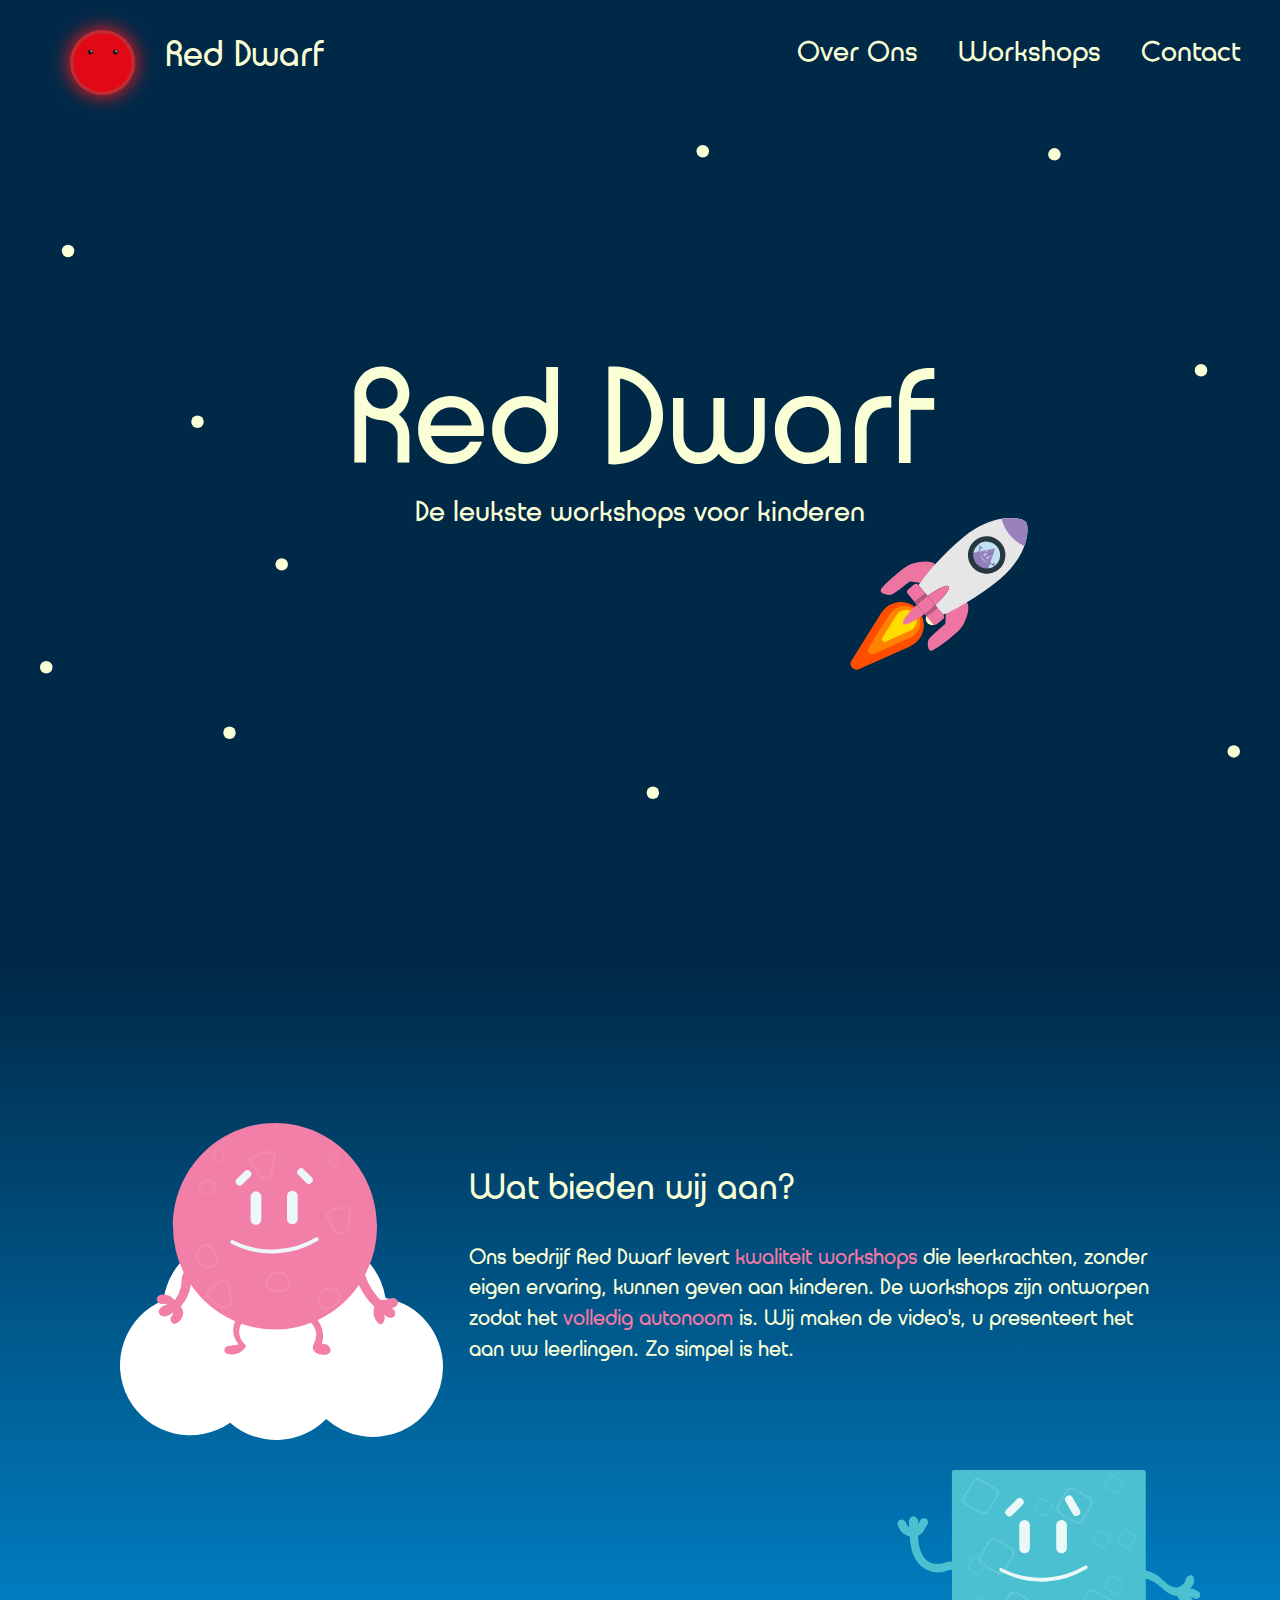
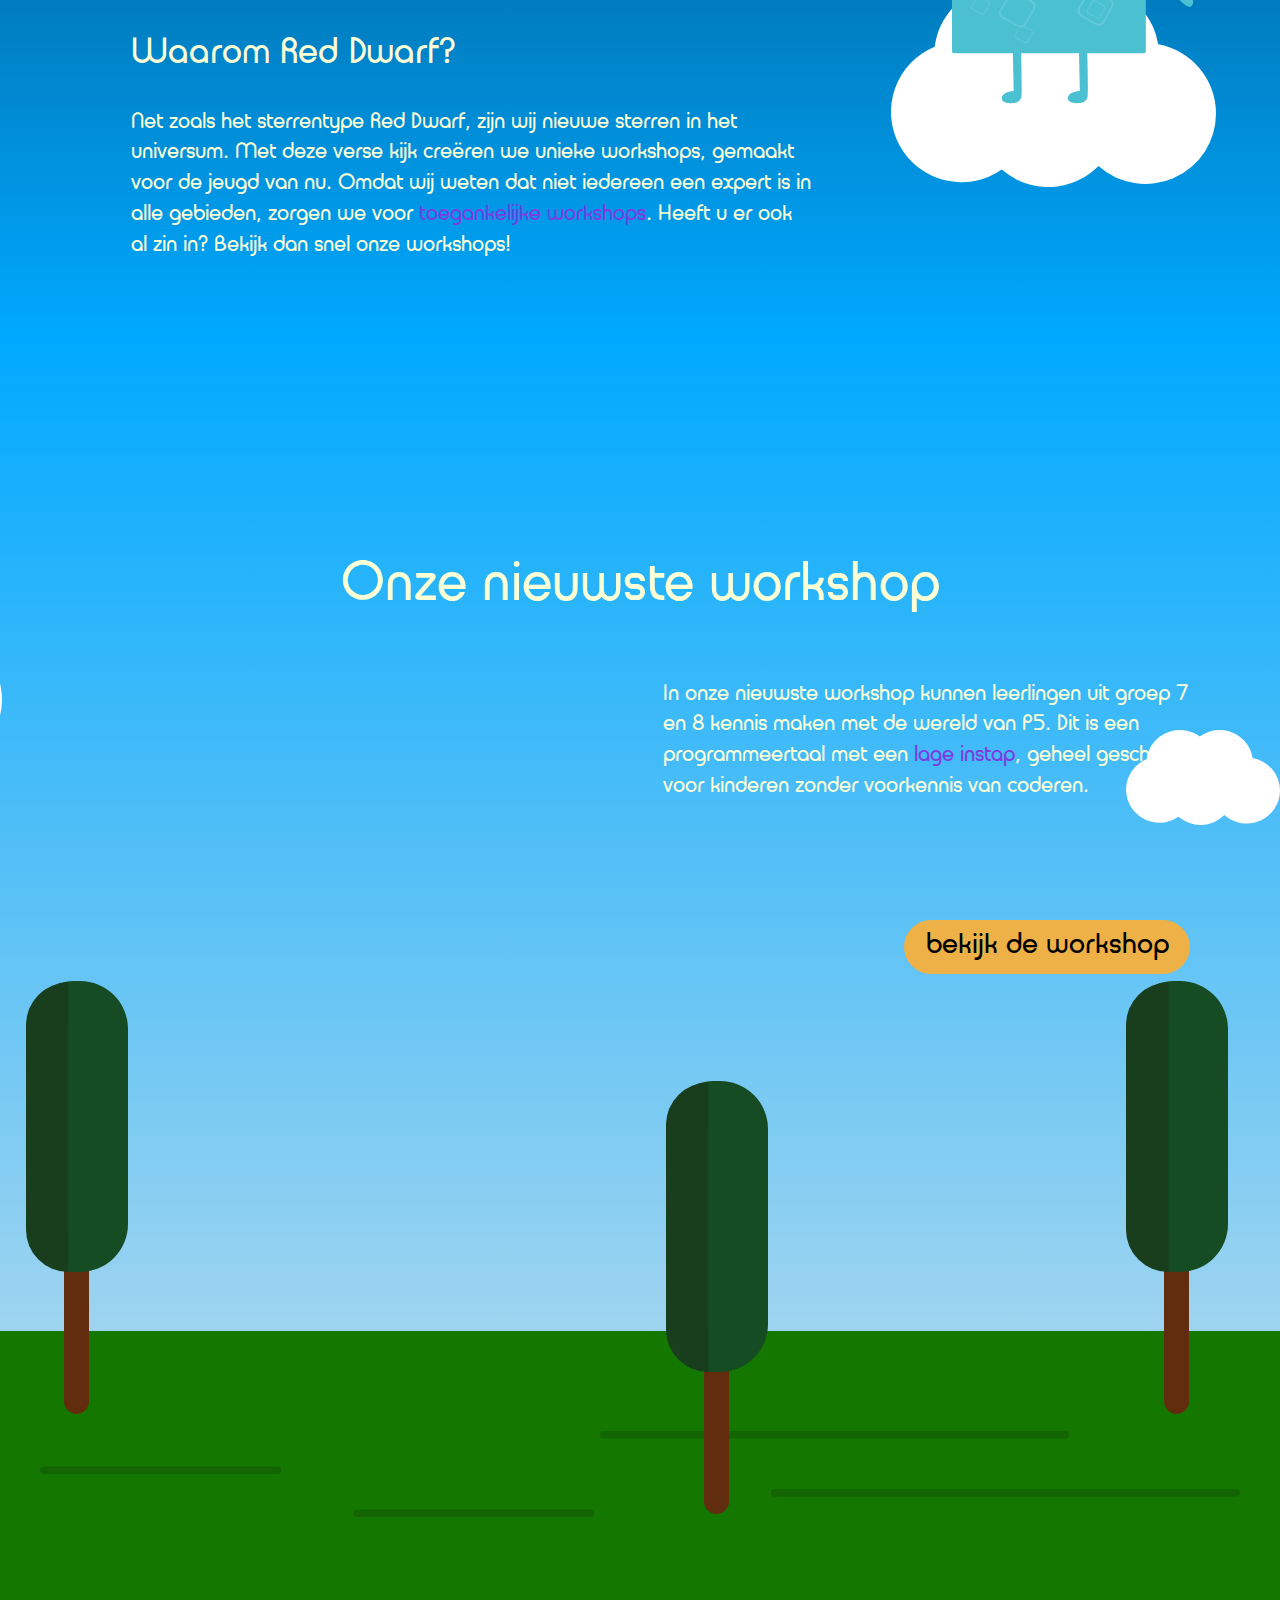
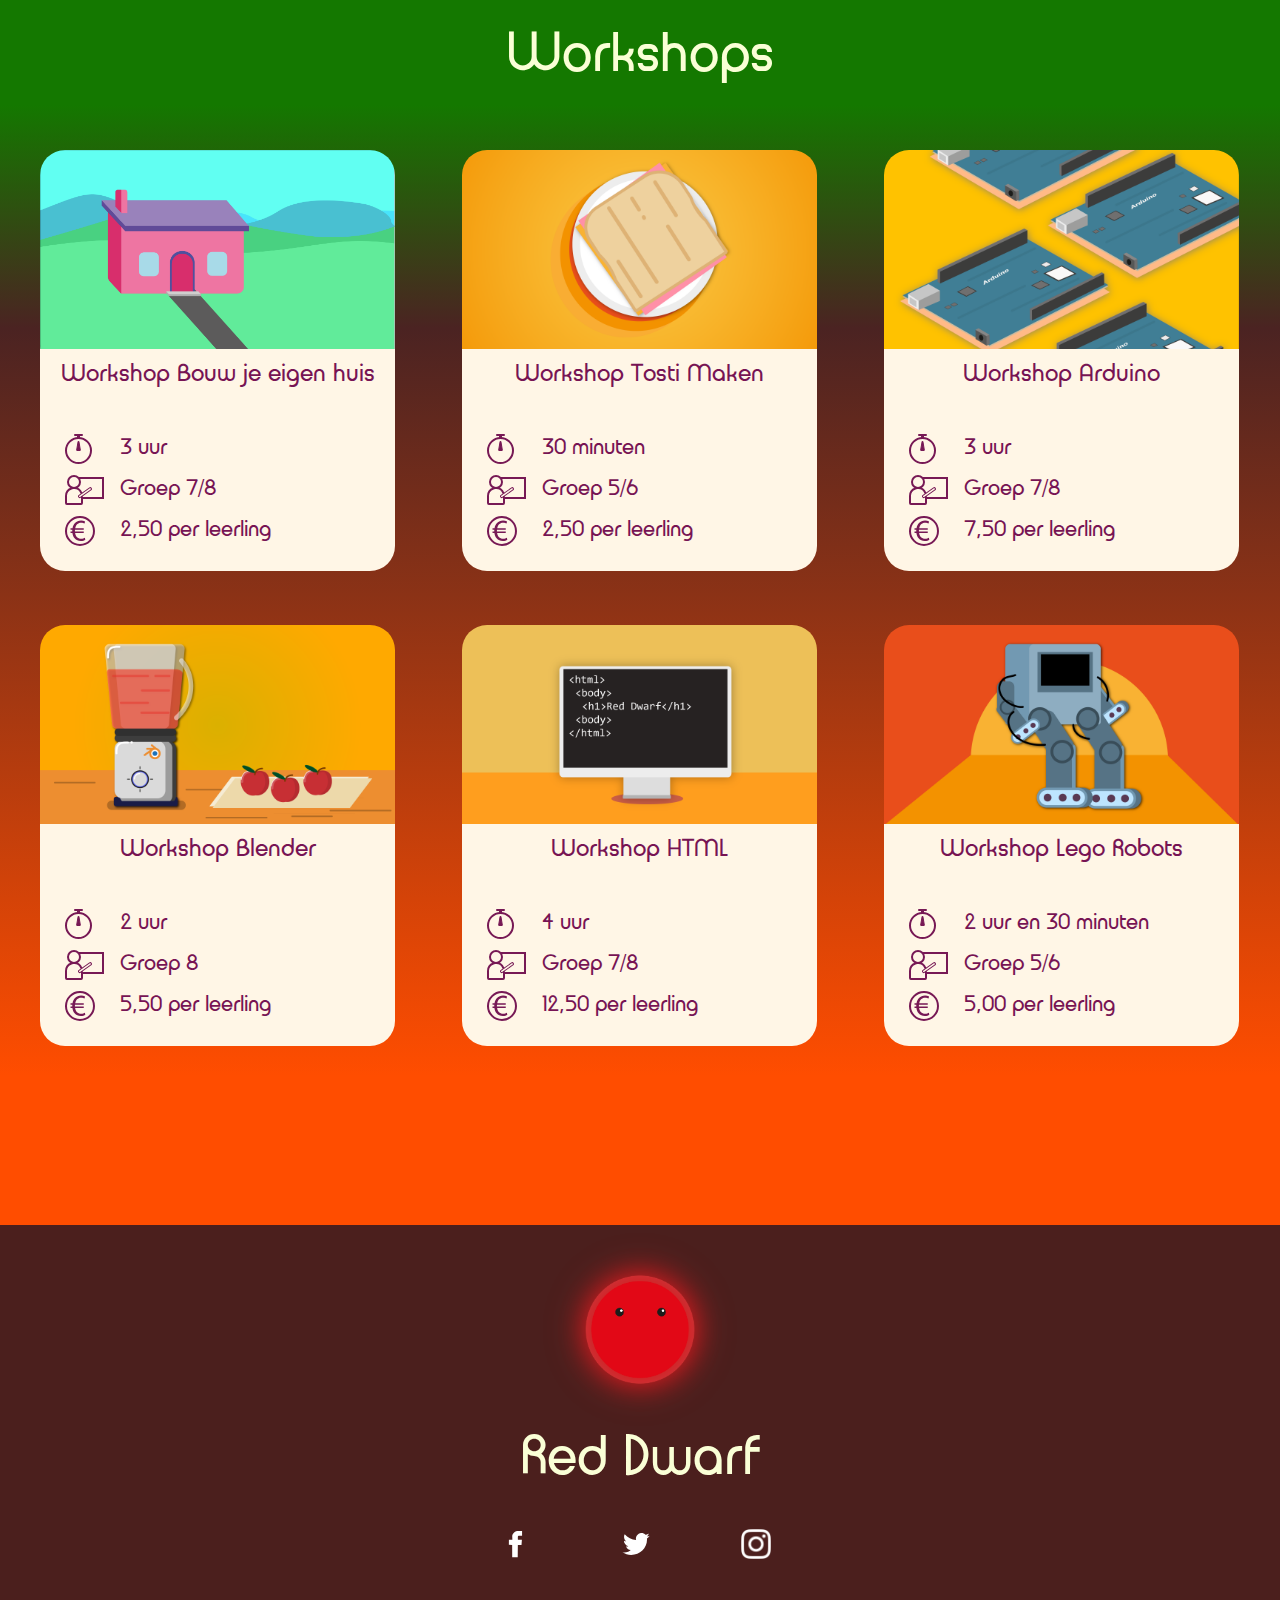
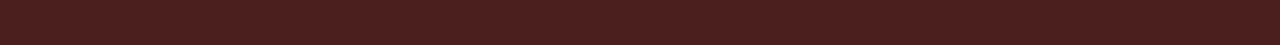
<file: projects/website-WT14/index.html>
<!DOCTYPE html>
<html lang="en">
<head>
    <meta charset="UTF-8">
    <meta http-equiv="X-UA-Compatible" content="IE=edge">
    <meta name="viewport" content="width=device-width, initial-scale=1.0">
    <meta name="author" content="Red Dwarf">
    <meta name="description" content="Wij zijn Red Dwarf, wij maken workshops">
    <meta name="twitter:card" content="summary_large_image">
    <meta name="twitter:title" content="Red Dwarf - De leukste workshops voor kinderen">
    <meta name="twitter:description" content="Wij zijn Red Dwarf, wij maken workshops">
    <meta name="twitter:image" content="https://student-1820877loo.mamdt.com/red-dwarf/assets/img/preview.jpg">
    <title>Red Dwarf</title>
    <link rel="stylesheet" href="css/style.css">
    <link rel="stylesheet" href="css/home.css">
</head>
<body class="gradientBackground">
    <div id="contentContainer">
        <header>
            <div class="mySafeSpace">
                <div id="centerLogoWhenSmall">
                    <img src="assets/img/logo.svg" alt="logo red dwarf" height="125px">
                    <a href="index.html"><h3>Red Dwarf</h3></a> 
                </div>
                <div class="cleaningUptheFloatsWhenSmall"></div>
                <div class="makeNavCenter navInd">
                    <nav>
                        <ul>
                            <li><a href="#">Contact</a></li>
                            <li><a href="#allTheWorkshops">Workshops</a></li>
                            <li><a href="#introduction">Over Ons</a></li>
                        </ul>
                    </nav>
                </div>
            </div>
            <div class="cleaningUptheFloats"></div>
        </header>
        <img class="detailimg" id="stars" src="assets/img/stars.svg" alt="background-stars">
        <img class="detailimg" id="rocket" src="assets/img/raket.svg" alt="background-rocket">
        <div>
            <div class="mySafeSpace">
                <div id="title">
                    <h1>Red Dwarf</h1>
                    <h4>De leukste workshops voor kinderen</h4>
                </div>
                <div id="introduction">
                    <div class="imgHolder left">
                        <img src="assets/img/floatingCirkel.svg" alt="vliegende cirkel">
                    </div>
                    <div class="txtHolder left">
                        <h3>Wat bieden wij aan?</h3>
                        <p>Ons bedrijf Red Dwarf levert <strong>kwaliteit workshops</strong> die leerkrachten, zonder eigen ervaring,  
                            kunnen geven aan kinderen. De workshops zijn 
                            ontworpen zodat het <strong>volledig autonoom</strong> is. Wij maken de video's, 
                            u presenteert het aan uw leerlingen. Zo simpel is het.</p>
                    </div>
                    <div class="imgHolder right">
                        <img src="assets/img/floatingRect.svg" alt="vliegende cirkel">
                    </div>
                    <div class="txtHolder right">
                        <h3>Waarom Red Dwarf?</h3>
                        <p>Net zoals het sterrentype Red Dwarf, zijn wij nieuwe sterren in het universum. 
                            Met deze verse kijk creëren we unieke workshops, gemaakt voor de jeugd van nu. 
                            Omdat wij weten dat niet iedereen een expert is in alle gebieden, zorgen we voor 
                            <strong class="darkStrong">toegankelijke workshops</strong>. Heeft u er ook al zin in? Bekijk dan snel onze workshops!</p>
                    </div>
                    <div class="cleaningUptheFloats"></div>
                </div>
                <div id="newWorkshop">
                    <h2>Onze nieuwste workshop</h2>
                    <div class="iFrameHolder left">
                        <div style="padding:56.25% 0 0 0;position:relative;">
                            <iframe src="https://www.youtube.com/embed/8OOT3KXrAHw" style="position:absolute;top:0;left:0;width:100%;height:100%;" title="Red Dwarf - Promovideo - Bouw je Eigen Huis"></iframe>
                        </div>
                    </div>
                    <p>In onze nieuwste workshop kunnen leerlingen uit groep 7 en 8 kennis maken met de wereld van P5. 
                        Dit is een programmeertaal met een <strong class="darkStrong">lage instap</strong>, geheel geschikt voor kinderen zonder voorkennis van coderen.
                    </p>
                    <a href="workshop.html"> 
                        <div id="buttonWorkshop">
                            <h4>bekijk de workshop</h4>
                        </div>
                    </a>
                    <div class="cleaningUptheFloats"></div>
                </div>
            </div>
        </div>
    </div>
    <div class="contentFromGround gradientGroundSun">
        <div id="groundImg">
            <img class="detailimg wolk" id="wolk1"  src="assets/img/wolk.svg" alt="background-cloud">
            <img class="detailimg wolk" id="wolk2"  src="assets/img/wolk.svg" alt="background-cloud">
            <img class="detailimg boom" id="boom1"  src="assets/img/boom.svg" alt="background-tree">
            <img class="detailimg boom" id="boom2"  src="assets/img/boom.svg" alt="background-tree">
            <img class="detailimg boom" id="boom3"  src="assets/img/boom.svg" alt="background-tree">
            <img class="detailimg" id="grass"  src="assets/img/grass.svg" alt="background-grass">
        </div>
        <div id="groundContent">
            <div class="mySafeSpace">
                <div id="allTheWorkshops">
                    <h2>Workshops</h2>
                    <div class="workshopContainer">

                        <a class="workshop" href="workshop.html">
                                <img src="assets/img/workshops/house.png" alt="tosti-workshop">
                                <div class="info">
                                    <h5>Workshop Bouw je eigen huis</h5>
                                    <div>
                                        <div class="data">
                                            <img class="icons" src="assets/img/workshops/time.svg" alt="duur van de workshop">
                                            <p>3 uur</p>
                                        </div>
                                        <div class="data">
                                            <img class="icons" src="assets/img/workshops/group.svg" alt="doelgroep">
                                            <p>Groep 7/8</p>
                                        </div>
                                        <div class="data">
                                            <img class="icons" src="assets/img/workshops/price.svg" alt="prijs van de workshop">
                                            <p>2,50 per leerling</p>
                                        </div>
                                    </div>
                                </div>
                        </a>
                        <a class="workshop mediumEnd" href="#allTheWorkshops">
                                <img src="assets/img/workshops/Tosti.png" alt="tosti-workshop">
                                <div class="info">
                                    <h5>Workshop Tosti Maken</h5>
                                    <div>
                                        <div class="data">
                                            <img class="icons" src="assets/img/workshops/time.svg" alt="duur van de workshop">
                                            <p>30 minuten</p>
                                        </div>
                                        <div class="data">
                                            <img class="icons" src="assets/img/workshops/group.svg" alt="doelgroep">
                                            <p>Groep 5/6</p>
                                        </div>
                                        <div class="data">
                                            <img class="icons" src="assets/img/workshops/price.svg" alt="prijs van de workshop">
                                            <p>2,50 per leerling</p>
                                        </div>
                                    </div>
                                </div>
                        </a>
                        <a class="workshop end" href="#allTheWorkshops">
                                <img src="assets/img/workshops/Arduino.png" alt="arduino-workshop">
                                <div class="info">
                                    <h5>Workshop Arduino</h5>
                                    <div>
                                        <div class="data">
                                            <img class="icons" src="assets/img/workshops/time.svg" alt="duur van de workshop">
                                            <p>3 uur</p>
                                        </div>
                                        <div class="data">
                                            <img class="icons" src="assets/img/workshops/group.svg" alt="doelgroep">
                                            <p>Groep 7/8</p>
                                        </div>
                                        <div class="data">
                                            <img class="icons" src="assets/img/workshops/price.svg" alt="prijs van de workshop">
                                            <p>7,50 per leerling</p>
                                        </div>
                                    </div>
                                </div>
                        </a>
                        <a  class="workshop mediumEnd" href="#allTheWorkshops">
                                <img src="assets/img/workshops/Blender.png" alt="blender-workshop">
                                <div class="info">
                                    <h5>Workshop Blender</h5>
                                    <div>
                                        <div class="data">
                                            <img class="icons" src="assets/img/workshops/time.svg" alt="duur van de workshop">
                                            <p>2 uur</p>
                                        </div>
                                        <div class="data">
                                            <img class="icons" src="assets/img/workshops/group.svg" alt="doelgroep">
                                            <p>Groep 8</p>
                                        </div>
                                        <div class="data">
                                            <img class="icons" src="assets/img/workshops/price.svg" alt="prijs van de workshop">
                                            <p>5,50 per leerling</p>
                                        </div>
                                        <div class="cleaningUptheFloats"></div>
                                    </div>
                                </div>
                        </a>
                        <a  class="workshop" href="#allTheWorkshops">
                                <img src="assets/img/workshops/Html.png" alt="tosti-workshop">
                                <div class="info">
                                    <h5>Workshop HTML</h5>
                                    <div>
                                        <div class="data">
                                            <img class="icons" src="assets/img/workshops/time.svg" alt="duur van de workshop">
                                            <p>4 uur</p>
                                        </div>
                                        <div class="data">
                                            <img class="icons" src="assets/img/workshops/group.svg" alt="doelgroep">
                                            <p>Groep 7/8</p>
                                        </div>
                                        <div class="data">
                                            <img class="icons" src="assets/img/workshops/price.svg" alt="prijs van de workshop">
                                            <p>12,50 per leerling</p>
                                        </div>
                                        <div class="cleaningUptheFloats"></div>
                                    </div>
                                </div>
                        </a>
                        <a  class="workshop end mediumEnd" href="#allTheWorkshops">
                                <img src="assets/img/workshops/Robot.png" alt="tosti-workshop">
                                <div class="info">
                                    <h5>Workshop Lego Robots</h5>
                                    <div>
                                        <div class="data">
                                            <img class="icons" src="assets/img/workshops/time.svg" alt="duur van de workshop">
                                            <p>2 uur en 30 minuten</p>
                                        </div>
                                        <div class="data">
                                            <img class="icons" src="assets/img/workshops/group.svg" alt="doelgroep">
                                            <p>Groep 5/6</p>
                                        </div>
                                        <div class="data">
                                            <img class="icons" src="assets/img/workshops/price.svg" alt="prijs van de workshop">
                                            <p>5,00 per leerling</p>
                                        </div>
                                        <div class="cleaningUptheFloats"></div>
                                    </div>
                                </div>
                        </a>
                        <div class="cleaningUptheFloats"></div>
                    </div>
                </div>
                     
            </div>
        </div>
    </div>
    <footer id="contact">
        <div class="mySafeSpace">
            <img src="assets/img/logo.svg" alt="logo red dwarf" height="209px">
            <h2>Red Dwarf</h2>
            <div id="linkcontainer">
                <a target="_blank" href="https://www.youtube.com/watch?v=dQw4w9WgXcQ"><img id="facebook" src="assets/img/socials/facebook-logo.svg" alt="link to facebookpage"></a>
                <a target="_blank" href="https://twitter.com/"><img src="assets/img/socials/twitter-logo.svg" alt="link to twitterpage"></a>
                <a target="_blank" href="https://www.instagram.com/cmdbtw/"><img src="assets/img/socials/instagram-logo.png" alt="link to instapage"></a>
            </div>
        </div>
    </footer>
    <script src="https://player.vimeo.com/api/player.js"></script>
    <script src="https://ajax.googleapis.com/ajax/libs/jquery/3.6.0/jquery.min.js"></script>
    <script src="js/main.js"></script>
</body>
</html>
</file>
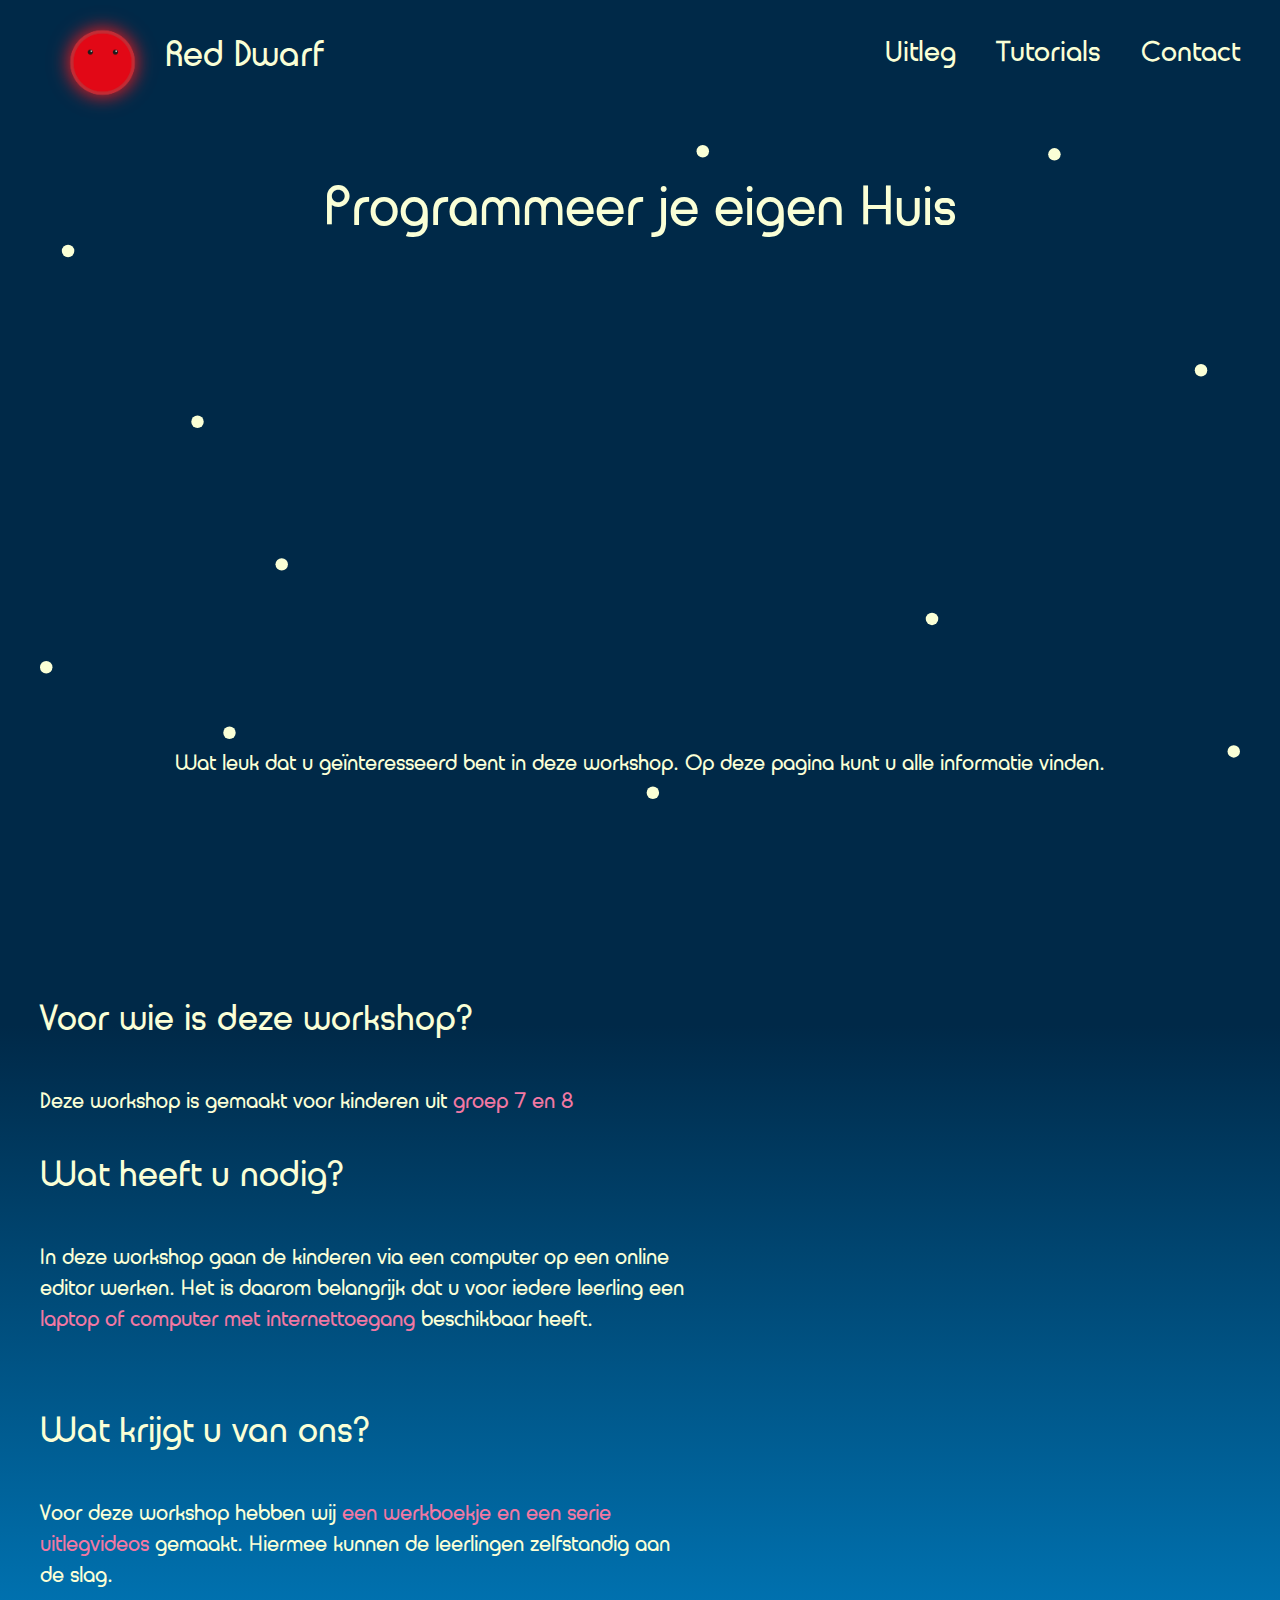
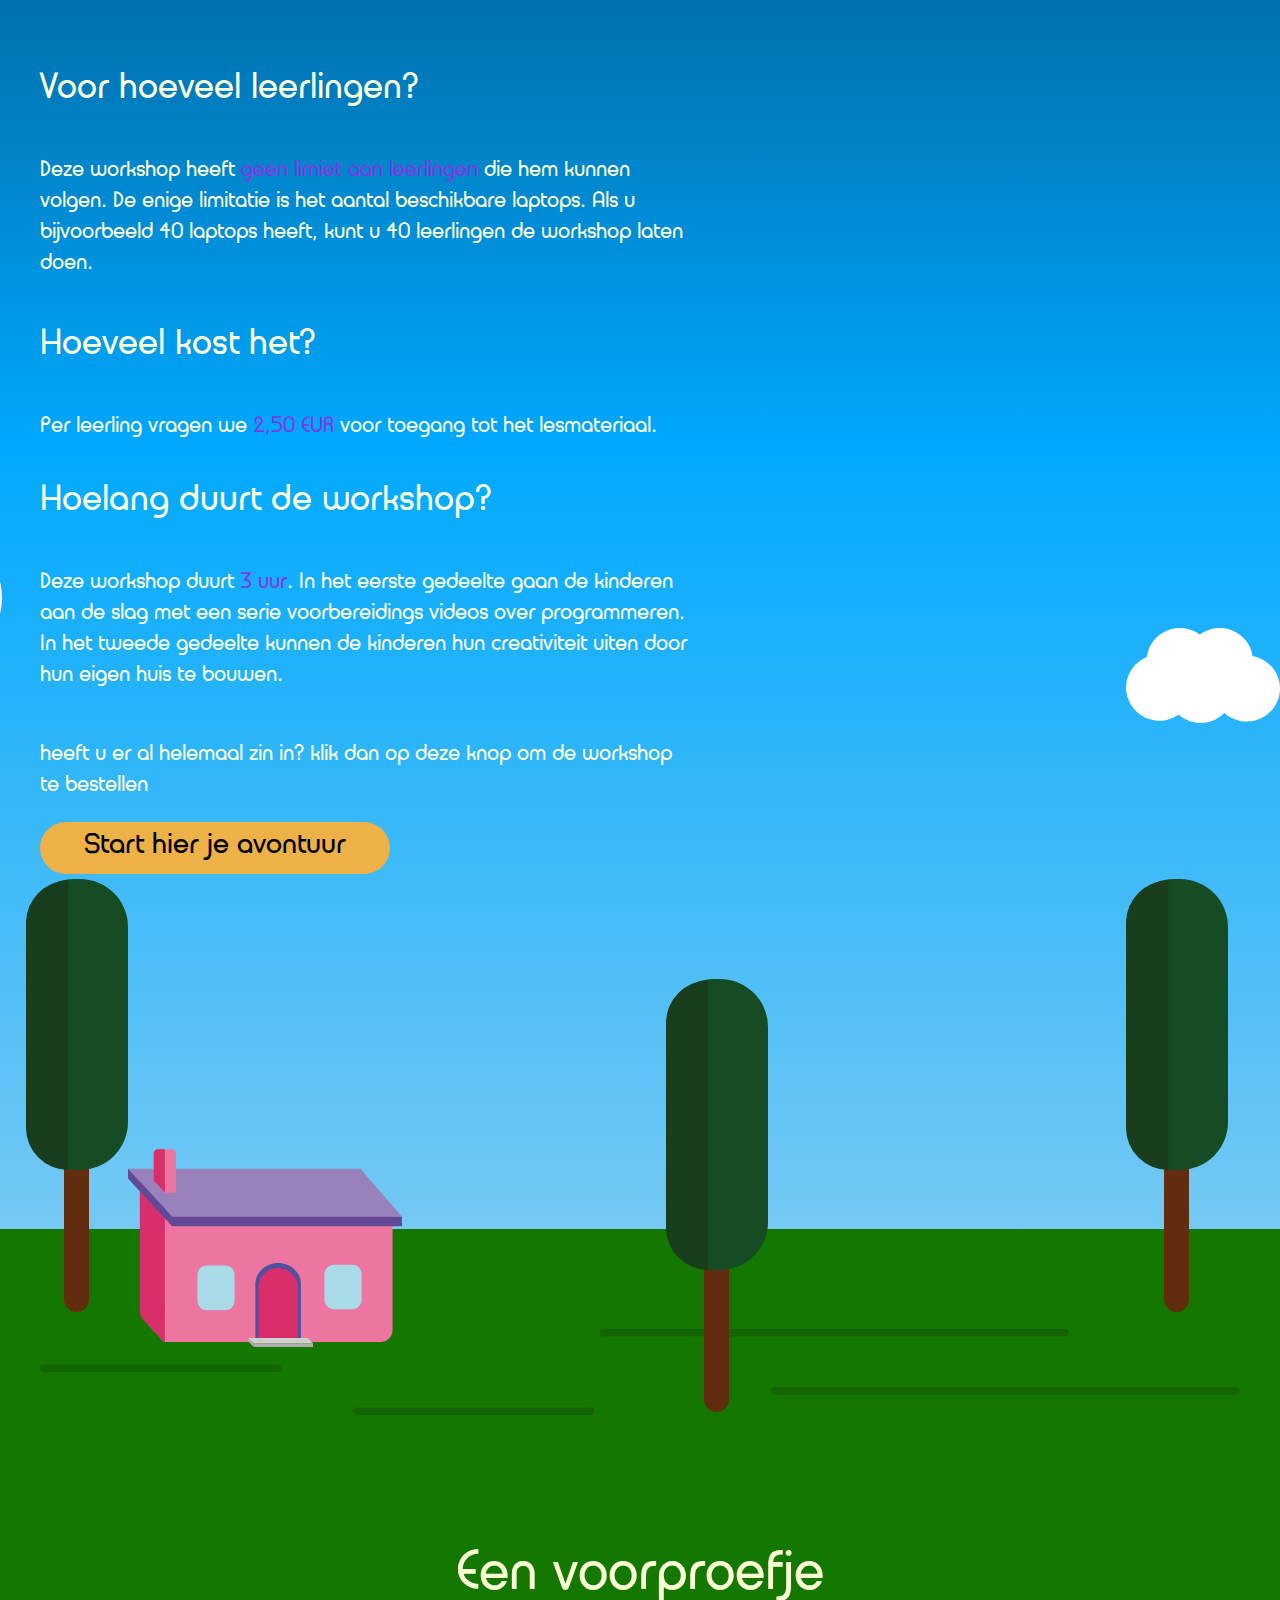
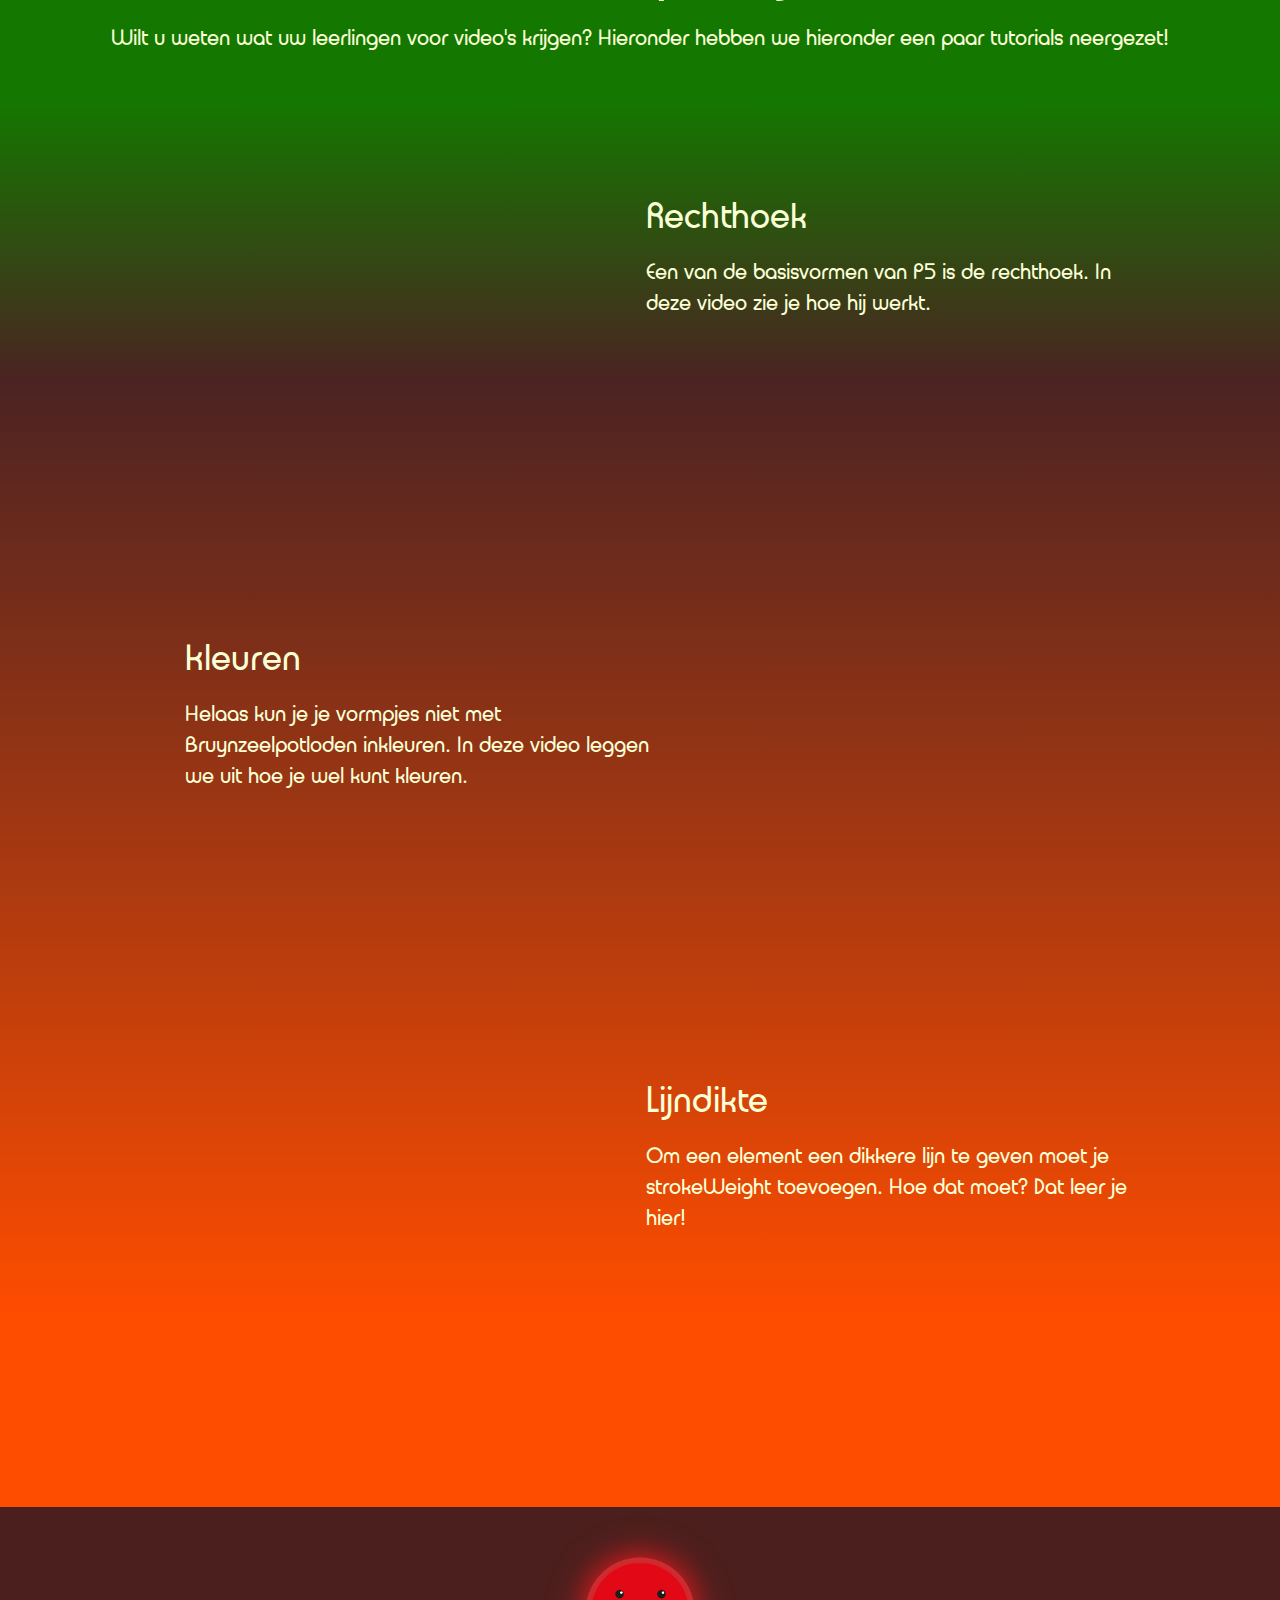
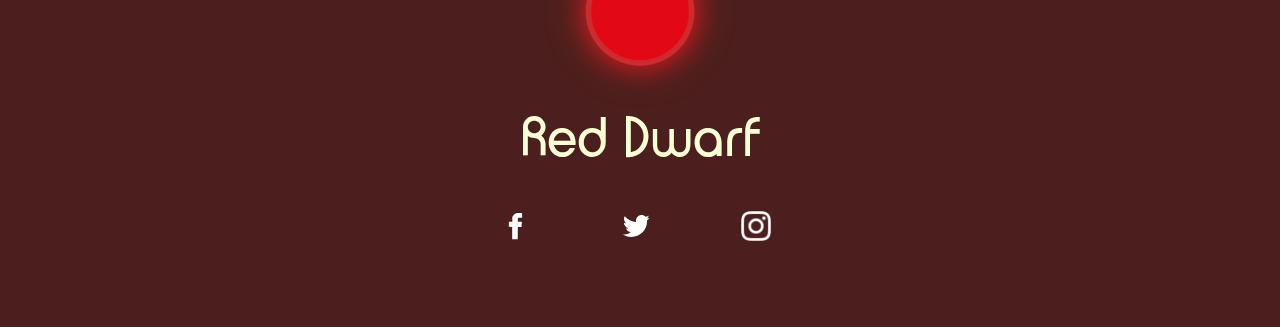
<file: projects/website-WT14/workshop.html>
<!DOCTYPE html>
<html lang="en">
<head>
    <meta charset="UTF-8">
    <meta http-equiv="X-UA-Compatible" content="IE=edge">
    <meta name="viewport" content="width=device-width, initial-scale=1.0">
    <meta name="author" content="Red Dwarf">
    <meta name="description" content="Wij zijn Red Dwarf, wij maken workshops!">
    <meta name="twitter:card" content="summary_large_image">
    <meta name="twitter:title" content="Red Dwarf - De leukste workshops voor kinderen">
    <meta name="twitter:description" content="Wij zijn Red Dwarf, wij maken workshops!">
    <meta name="twitter:image" content="https://student-1820877loo.mamdt.com/red-dwarf/assets/img/preview.jpg">
    <title>Bouw je eigen huis</title>
    <link rel="stylesheet" href="css/style.css">
    <link rel="stylesheet" href="css/workshop.css">
</head>
<body class="gradientBackground">
    <div id="contentContainer">
        <header>
            <div class="mySafeSpace">
                <div id="centerLogoWhenSmall">
                    <img src="assets/img/logo.svg" alt="logo red dwarf" height="125px">
                    <a href="index.html"><h3>Red Dwarf</h3></a> 
                </div>
                <div class="cleaningUptheFloatsWhenSmall"></div>
                <div class="makeNavCenter navWrkShp">
                    <nav>
                        <ul>
                            <li><a href="#">Contact</a></li>
                            <li><a href="#preview">Tutorials</a></li>
                            <li><a href="#explanation">Uitleg</a></li>
                        </ul>
                    </nav>
                </div>
            </div>
            <div class="cleaningUptheFloats"></div>
        </header>
        <img class="detailimg" id="stars" src="assets/img/stars.svg" alt="background-stars">
        <div>
            <div class="mySafeSpace">
                <div id="promotion">
                    <h2>Programmeer je eigen Huis</h2>
                    <div class="iFrameHoldergrand">
                        <div style="padding:56.25% 0 0 0;position:relative;">
                            <iframe src="https://www.youtube.com/embed/8OOT3KXrAHw" style="position:absolute;top:0;left:0;width:100%;height:100%;" title="Red Dwarf - Promovideo - Bouw je Eigen Huis"></iframe>
                        </div>
                    </div>
                    <p>
                        Wat leuk dat u geïnteresseerd bent in deze workshop. 
                        Op deze pagina kunt u alle informatie vinden.
                    </p>
                </div>
                <article id="explanation">
                    <div class="question small">
                        <h3>Voor wie is deze workshop?</h3>
                        <p>Deze workshop is gemaakt voor kinderen uit <strong>groep 7 en 8</strong></p>
                    </div>
                    <div class="question">
                        <h3>Wat heeft u nodig?</h3>
                        <p>In deze workshop gaan de kinderen via een computer op een online editor werken. 
                            Het is daarom belangrijk dat u voor iedere leerling een <strong>laptop of computer met internettoegang</strong> beschikbaar 
                            heeft.</p>
                    </div>
                    <div class="question">
                        <h3>Wat krijgt u van ons?</h3>
                        <p>Voor deze workshop hebben wij <strong>een werkboekje en een serie uitlegvideos</strong> gemaakt. 
                            Hiermee kunnen de leerlingen zelfstandig aan de slag.</p>
                    </div>
                    <div class="question">
                        <h3>Voor hoeveel leerlingen?</h3>
                        <p>Deze workshop heeft <strong class="darkStrong">geen limiet aan leerlingen</strong> die hem kunnen volgen. De enige limitatie is 
                            het aantal beschikbare laptops. Als u bijvoorbeeld 40 laptops heeft, kunt u 40 leerlingen de 
                            workshop laten doen.</p>
                    </div>
                    <div class="question small">
                        <h3>Hoeveel kost het?</h3>
                        <p>Per leerling vragen we <strong class="darkStrong">2,50 EUR</strong> voor toegang tot het lesmateriaal.</p>
                    </div>
                    <div class="question">
                        <h3>Hoelang duurt de workshop?</h3>
                        <p>Deze workshop duurt <strong class="darkStrong">3 uur</strong>. In het eerste gedeelte gaan de kinderen aan de slag met een serie voorbereidings 
                            videos over programmeren. In het tweede gedeelte kunnen de kinderen hun creativiteit uiten door hun eigen 
                            huis te bouwen. </p>
                    </div>
                    <div class="callToAction">
                        <p>heeft u er al helemaal zin in? klik dan op deze knop om de workshop te bestellen</p>
                        <a href="tutorials.html">
                            <div id="CallToActionButton">
                                <h4>Start hier je avontuur</h4>
                            </div>
                            <div class="cleaningUptheFloats"></div>
                        </a>
                    </div>
                </article>
            </div>
        </div>
    </div>
    <div class="contentFromGround gradientGroundSun">
        <div id="groundImg">
            <img class="detailimg wolk" id="wolk1"  src="assets/img/wolk.svg" alt="background-cloud">
            <img class="detailimg wolk" id="wolk2"  src="assets/img/wolk.svg" alt="background-cloud">
            <img class="detailimg boom" id="boom1"  src="assets/img/boom.svg" alt="background-tree">
            <img class="detailimg boom" id="boom2"  src="assets/img/boom.svg" alt="background-tree">
            <img class="detailimg boom" id="boom3"  src="assets/img/boom.svg" alt="background-tree">
            <img class="detailimg" id="house"  src="assets/img/house.svg" alt="background-house">
            <img class="detailimg" id="grass"  src="assets/img/grass.svg" alt="background-grass">
        </div>
        <div id="groundContent">
            <div class="mySafeSpace">
                <div id="preview">
                        <h2 class="centered">Een voorproefje</h2>
                        <p class="centered">Wilt u weten wat uw leerlingen voor video's krijgen? Hieronder hebben we hieronder een paar tutorials neergezet!</p>
                        <div class="videoCard">
                            <div class="iFrameHolder left">
                                <div style="padding:56.25% 0 0 0;position:relative;">
                                    <iframe src="https://www.youtube.com/embed/toOp71s7n1M" style="position:absolute;top:0;left:0;width:100%;height:100%;"></iframe>
                                </div>
                            </div>
                            <div class="videoText left">
                                <h3>Rechthoek</h3>
                                <p>Een van de basisvormen van P5 is de rechthoek. In deze video zie je hoe hij werkt.
                                </p>
                            </div>
                            <div class="cleaningUptheFloats"></div>
                        </div>
                        <div class="videoCard">
                            <div class="iFrameHolder right">
                                <div style="padding:56.25% 0 0 0;position:relative;">
                                    <iframe src="https://www.youtube.com/embed/LCGts0Uykqc" style="position:absolute;top:0;left:0;width:100%;height:100%;"></iframe>
                                </div>
                            </div>
                            <div class="videoText right">
                                <h3>Kleuren</h3>
                                <p>Helaas kun je je vormpjes niet met Bruynzeelpotloden inkleuren. 
                                    In deze video leggen we uit hoe je wel kunt kleuren.
                                </p>
                            </div>
                            <div class="cleaningUptheFloats"></div>
                        </div>
                        <div class="videoCard">
                            <div class="iFrameHolder left">
                                <div style="padding:56.25% 0 0 0;position:relative;">
                                    <iframe src="https://www.youtube.com/embed/G0xPbajE9-I" style="position:absolute;top:0;left:0;width:100%;height:100%;"></iframe>
                                </div>
                            </div>
                            <div class="videoText left">
                                <h3>Lijndikte</h3>
                                <p>Om een element een dikkere lijn te geven moet je strokeWeight toevoegen. Hoe dat moet? Dat leer je hier!
                                </p>
                            </div>
                            <div class="cleaningUptheFloats"></div>
                        </div>
                </div>
            </div>
        </div>
    </div>
    <footer>
            <div class="mySafeSpace">
                <img src="assets/img/logo.svg" alt="logo red dwarf" height="209px">
                <h2>Red Dwarf</h2>
                <div id="linkcontainer">
                    <a target="_blank" href="https://www.youtube.com/watch?v=dQw4w9WgXcQ"><img id="facebook" src="assets/img/socials/facebook-logo.svg" alt="link to facebookpage"></a>
                    <a target="_blank" href="https://twitter.com/"><img src="assets/img/socials/twitter-logo.svg" alt="link to twitterpage"></a>
                    <a target="_blank" href="https://www.instagram.com/cmdbtw/"><img src="assets/img/socials/instagram-logo.png" alt="link to instapage"></a>
                </div>
            </div>
    </footer>
    <script src="https://player.vimeo.com/api/player.js"></script>
    <script src="https://ajax.googleapis.com/ajax/libs/jquery/3.6.0/jquery.min.js"></script>
    <script src="js/main.js"></script>
</body>
</html>
</file>
<file: projects/website-WT12/css/style.css>
@font-face {
    font-family: Formula1-Bold;
    font-style: bold;
    font-weight: normal;
    src: url(../fonts/Formula1-Bold.otf);
}
body {
    font-family: Formula1-Bold;
    text-align: center;
    background-color: rgb(48, 48, 48);
}
#wrapper {
    margin: auto;
    width: 1455px;
    position: relative;
}
h1 {
    color: #E10600;
    font-size: 3em;
    margin: 0px;
    padding-right: 20px;
}
#canvasHolder {
    position: absolute ;
    z-index: 20;
    top: 0px;
    left: 0px;
}
#svgHolder1 {
    position: absolute ;
    top: 15px;
    left: 15px;
    z-index: 30;
}
#svgHolder2 {
    position: relative;
    margin-top: 33px;
    top: -88px;
    left: -170px;
}
</file>
<file: projects/website-WT14/css/home.css>
/*////////////////////////*/
/*layer 3: content styling*/
/*////////////////////////*/

/*Section: Title*/
#title {
    margin-top: 125px;
}
#title h1, h4 {
    text-align: center;
}
#title h1 {
    padding-top: 20%
}

/*Section: Introduction*/

#introduction {
    margin-top: 497px;
}
.imgHolder {
    width: 429px;
    height: 317px;
    margin-top: 147px;
}
.imgHolder img {
    margin-top: -50px;
    margin-left: 80px;
    height: inherit;
}
.txtHolder {
    width: 680px;
    height: 200px;
    margin-top: 147px;
}
.txtHolder p {
    margin-top: 34px;
}

/*Section: New Workshop*/

#newWorkshop {
    margin-top: 323px;
}
#newWorkshop h2{
    text-align: center;
    margin-bottom: 64px;
}
#newWorkshop p{
    float: left;
    margin-left: 53px;
    height: 240px;
    width: 527px;
}
#buttonWorkshop {
    float: right;
    width: 286px;
    height: 54px;
    border-radius: 59px;
    background-color: #EEB148;
    margin-right: 50px;

}
#buttonWorkshop:hover {
    background-color: #FAFFD6;
}
#buttonWorkshop h4 {
    color: #000;
    margin-top: 12px;
}
#allTheWorkshops h2{
    text-align: center;
    margin-bottom: 64px;
}
/*Section: Workshops*/
#allTheWorkshops {
    margin-top: 100px;
}
.workshop {
    display: block;
    height: 421px;
    width: 355px;
    border-radius: 25px;
    overflow: hidden;
    position: relative;
    float: left;
    top: 0;
    margin-right: 67px;
    margin-bottom: 54px;
}
.end {
    margin-right: 0px;
}
.workshop img {
    width: inherit;
    display: block;
    position: absolute;
    border-radius: 25px, 25px, 0px, 0px;
}
.info {
    width: inherit;
    height: 240px;
    position: absolute;
    top: 199px;
    background-color: #FFF6E6;
    color: #771454;
}
.info:hover {
    background-color: #FCE5BC;
}
.data  {
    margin-top: 10px;
    padding-left: 25px;
}
.icons {
    height: 30px;
}
.info h5 {
    height: 50px;
    text-align: center;
    padding-top: 15px;
    padding-bottom: 10px;
}
.info p {
    padding-left: 55px;
}


@media screen and (max-width: 1200px) {
    
    /*Section: Introduction*/
    #introduction {
        margin-top: 219px;
    }
    .imgHolder {
        display: none;
    }
    .txtHolder {
        width: 634px;
        height: 238px;
        margin-top: 92px;
    }
    /*Section: New Workshop*/

    #newWorkshop {
        margin-top: 125px;
    }
    #newWorkshop h2{
        margin-bottom: 30px;
    }
    #newWorkshop p{
        margin-top: 30px;
        margin-left: 60px;
        height: 179px;
        width: 514px;
    }
    #buttonWorkshop {
        width: 283px;
        height: 40px;
        margin-right: 60px;
    }
    #buttonWorkshop h4 {
        margin-top: 8px;
    }
    
    /*Section: Workshops*/
    #allTheWorkshops {
        margin-top: 150px;
    }
    .workshop {
        height: 380px;
        width: 310px;
        margin-right: 20px;
        margin-bottom: 30px;
    }
    .end {
        margin-right: 20px;
    }
    .mediumEnd {
        margin-right: 0px;
    }
    .data  {
        padding-left: 11px;
    }
    .info {
        height: 220px;
        top: 170px;
    }
    .info p {
        padding-left: 35px;
    }
    .icons {
        padding-top: 5px;
        height: 20px;
    }

}

@media screen and (max-width: 640px) {
    .navInd {
        width: 90%;
    }
    /*Section: Introduction*/
    #introduction {
        margin-top: 113px;
    }
    .txtHolder {
        width: 300px;
        height: 120px;
        margin-top: 50px;
    }
    .txtHolder p {
        margin-top: 15px;
    }
    /*Section: New Workshop*/

    #newWorkshop {
        margin-top: 95px;
    }
    #newWorkshop h2{
        margin-bottom: 30px;
    }
    #newWorkshop p{
        margin-top: 15px;
        margin-left: 0px;
        height: 80px;
        width: 300px;
    }
    #buttonWorkshop {
        margin-top: 33px;
        width: 300px;
        height: 40px;
        margin-right: 2px;
    }
    #buttonWorkshop h4 {
        margin-top: 8px;
    }
    
    /*Section: Workshops*/
    #allTheWorkshops {
        margin-top: 143px;
    }
    .workshop {
        width: 300px;
        height: 350px;
    }
    .mediumEnd {
        margin-right: 0px;
    }
    .info {
        top: 161px;
        height: 190px;
    }
    .info h5 {
        height: 30px;
    }
    .info p {
        font-size: 1.23em;
        padding-top: 3px;
    }

}
</file>
<file: projects/website-WT14/css/workshop.css>
/*Section: Promotie Workshop*/
#promotion {
    margin-top: 185px;
    text-align: center;
}
#promotion h2 {
    margin-top: 80px;
    margin-bottom: 20px;
}
.iFrameHoldergrand {
    margin: 0 auto;
    width: 775px;
    height: 435px;
}
#promotion p {
    margin-top: 55px;
}

/*Section: uitleg Workshop*/
#explanation {
    margin-top: 223px;
}
.question {
    margin-top: 48px;
    width: 650px;
    height: 208px;
}
.small {
    height: 108px;
}
.question h3 {
    width: inherit;
}
.question p{
    width: inherit;
    margin-top: 48px;
}
.callToAction {
    margin-top: 48px;
    width: 650px;
}
#CallToActionButton {
    float: left;
    margin-top: 20px;
    width: 350px;
    height: 52px;
    border-radius: 59px;
    background-color: #EEB148;
}
#CallToActionButton h4 {
    padding-top: 10px;
    color:#000;
    text-align: center;
}
#CallToActionButton:hover {
    background-color: #FAFFD6;
}

/*Section: AVD Videos*/
#preview {
    margin-top: 120px;

}
.centered {
    text-align: center;
}
#preview p {
    margin-top: 21px;
}
.videoCard{
    margin-top: 146px;
}
.videoText {
    width: 485px;
    margin-left: 36px;
}

@media screen and (max-width: 1200px) {
    /*Section: Promotie Workshop*/
    #promotion h2 {
        margin-top: 40px;
    }
    .iFrameHoldergrand {
        margin-top: 20px;
        width: 514px;
        height: 288px;
    }
    #promotion p {
        margin-top: 34px;
    }

    /*Section: uitleg Workshop*/
    #explanation {
        margin-top: 199px;
    }
    .question {
        width: 634px;
        height: 180px;
    }
    .question p{
        margin-top: 20px;
    }
    .small {
        height: 117px;
    }
    .callToAction {
        width: 634px;
    }
    #CallToActionButton {
        width: 253px;
        height: 48px;
    }
    #CallToActionButton h4 {
        padding-top: 12px;
    }

    /*Section: AVD Videos*/
    .videoCard{
        margin-top: 106px;
    }
    .videoText {
        width: 485px;
        margin-top: 15px;
        margin-left: 60px;
    }
}

@media screen and (max-width: 640px) {
    .navWrkShp {
        width: 75%;
    }
    /*Section: Promotie Workshop*/
    #promotion h2 {
        margin-top: 60px;
    }
    .iFrameHoldergrand {
        margin-top: 30px;
        width: 300px;
        height: 168px;
    }
    #promotion p {
        margin-top: 34px;
    }

    /*Section: uitleg Workshop*/
    #explanation {
        margin-top: 80px;
    }
    .question {
        width: 300px;
        height: 109px;
    }
    .question p{
        margin-top: 15px;
    }
    .small {
        height: 50px;
    }
    .callToAction {
        width: 300px;
    }
    #CallToActionButton {
        width: 300px;
    }
    #CallToActionButton h4 {
        padding-top: 10px;
    }

    /*Section: AVD Videos*/
    .videoCard{
        margin-top: 86px;
    }
    .videoText {
        width: 300px;
        margin-top: 15px;
        margin-left: 0px;
    }
}
</file>
<file: projects/website-WT14/css/style.css>
@font-face {
    font-family: RadisSans;
    font-style: normal;
    font-weight: normal;
    src: url(../assets/fonts/RadisSans.otf);
}
/*reset code by Eric Meyer*/
html,body,div,span,applet,object,iframe,h1,h2,h3,h4,h5,h6,p,blockquote,pre,a,abbr,acronym,address,big,cite,code,del,dfn,em,img,ins,kbd,q,s,samp,small,strike,strong,sub,sup,tt,var,b,u,i,center,dl,dt,dd,ol,ul,li,fieldset,form,label,legend,table,caption,tbody,tfoot,thead,tr,th,td,article,aside,canvas,details,embed,figure,figcaption,footer,header,hgroup,menu,nav,output,ruby,section,summary,time,mark,audio,video{border:0;font-size:100%;font:inherit;vertical-align:baseline;margin:0;padding:0}article,aside,details,figcaption,figure,footer,header,hgroup,menu,nav,section{display:block}body{line-height:1}ol,ul{list-style:none}blockquote,q{quotes:none}blockquote:before,blockquote:after,q:before,q:after{content:none}table{border-collapse:collapse;border-spacing:0}

/*own code*/

/*///////////////////////*/
/*layer 0: common styling*/
/*///////////////////////*/

body {
    font-family: RadisSans;
    color: #FAFFD6;
    overflow-x: hidden !important;
}
.gradientBackground {
    background: linear-gradient(#002948 20%, #00a9ff 40%, #e8e8e8 70%);
}
.gradientGroundSun {
    background: linear-gradient(#147800 25%, #4b2322 40%, #ff4d00 90%);
}

/*setting up the fontsizes*/
p {
    font-size: 22px;
    line-height: 1.4;
}
strong {
    color: #f278a3;
}
.darkStrong {
    color: #7E3BE2;
}
h1 {
    font-size: 8.45em;
}
h2 {
    font-size: 3.46em;
}
h3 {
    font-size: 2.27em;
}
h4 {
    font-size: 1.82em;
}
h5 {
    font-size: 1.53em;
}
a {
    text-decoration: none;
}

/*///////////////////////////*/
/*layer 1: background styling*/
/*///////////////////////////*/
.contentFromGround {
    width: 100vw;
    position: relative;
    height: auto;
    margin-top: 355px;
    padding-bottom: 125px;
}
#groundImg {
    position: absolute;
    top: 0px;
    left: 0px;
    width: 100vw;
}
#groundContent {
    padding-top: 200px;
    width: 100vw;
}
/*//////////////////////////*/
/*layer 2: detailing styling*/
/*//////////////////////////*/
.detail {
    position: relative;
}
.detailimg {
    position: absolute;
}
#stars {
    max-width: 1200px;
    left: 50%;
    margin-left: -600px;
    top: 145px;
}
#rocket {
    max-width: 241px;
    left: 70vw;
    top: 350px;
    transform: rotate(49deg);
}
.wolk {
    max-width: 302px;
}
#wolk1 {
    top: -601px;
    left: 88vw;
}
#wolk2 {
    top: -751px;
    left: -5vw;
}
#house {
    max-width: 276px;
    top: -80px;
    left: 10vw;
}
.boom {
    max-width: 102px;
}
#boom1 {
    top: -350px;
    left: 2vw;
}
#boom2 {
    z-index: 10;
    top: -250px;
    left: 52vw;
}
#boom3 {
    top: -350px;
    left: 88vw;
}
#grass {
    max-width: 1200px;
    left: 50%;
    margin-left: -600px;
    top: 100px;
}

/*////////////////////////*/
/*layer 3: content styling*/
/*////////////////////////*/

/*common classes*/
.left {
    float: left;
}
.right {
    float: right;
}
.cleaningUptheFloats {
    clear: both;
}
.mySafeSpace {
    width: 1200px;
    margin: 0 auto;
}
.disabled {
    display: none;
}
.iFrameHolder {
    margin-left: 43px;
    width: 527px;
    height: 296px;
}

/*header*/
header {
    z-index: 30;
    position: fixed;
    top: 0px;
    left: 0px;
    width: 100vw;
    height: 125px;
    background: #002948;
}
header h3{
    float: left;
    margin-top: 40px;
    color: #FAFFD6;
}
header img{
    float: left;
}
header li {
    float: right;
    margin-top: 40px;
    margin-left: 40px;
}
header li a {
    font-size: 1.82em;
    color: inherit;
}
header li a:hover {
    color: #EAFC6A;
}

/*footer*/
footer {
    width: 100vw;
    height: 420px;
    background: #4B1F1D;
}
footer img {
    display: block;
    margin: 0 auto;
}
footer h2 {
    text-align: center;
}
footer a img {
    height: 30px;
    float: left;
    margin-left: 90px;
}
#facebook {
    margin: 0px;
}
#linkcontainer {
    width: 278px;
    height: 30px;
    padding-top: 40px;
    margin: 0 auto;
}


@media screen and (max-width: 1670px) {
    #wolk2 {
        left: -300px;
    }
    #rocket {
        max-width: 84px;
        top: 480px;
    }
}

@media screen and (max-width: 1200px) {
    
    #groundContent {
        padding-top: 5px;
    }
    
    /*updating the fontsizes*/
    h1 {
        font-size: 4.50em;
    }
    h2 {
        font-size: 2.57em;
    }
    h3 {
        font-size: 2.05em;
    }
    h4 {
        font-size: 1.44em;
    }
    
    /*updating the heights*/
    .detailimg {
        position: absolute;
    }
    #stars {
        top: 104px;
        max-width: 640px;
        margin-left: -320px;
    }
    #rocket {
        top: 280px;
    }
    .wolk {
        max-width: 197px;
    }
    #wolk1 {
        top: -321px;
    }
    #wolk2 {
        top: -351px;
        left: -10vw;
    }
    .boom {
        max-width: 51px;
    }
    #boom1 {
        top: -180px;
        left: 2vw;
    }
    #boom2 {
        top: -120px;
    }
    #boom3 {
        top: -180px;
    }
    #house {
        max-width: 188px;
        top: -88px;
    }
    #grass {
        top: 35px;
        max-width: 640px;
        margin-left: -320px;
    } 

    /*common classes*/
    .iFrameHolder {
        margin-left: 0px;
        width: 514px;
        height: 289px;
        margin: 0 auto;
    }
    .right {
        float: none;
    }
    .left {
        float: none;
    }
    .mySafeSpace {
        width: 640px;
    }

    /*header*/
    header {
        height: 104px;
    }
    header img{
        margin-top: -8px;
    }
    header li {
        margin-left: 20px;
    }
    header li a {
        font-size: 1.14em;
    }
    header li a:hover {
        color: #EAFC6A;
    }
    /*footer*/
    footer {
        height: 297px;
    }
    footer img {
        max-width: 100px;
        margin-top: -55px;
    }
    footer h2 {   
        margin-top: -55px;
    }
    footer a img {
        margin-top: -0px;
        height: 30px;
        float: left;
        margin-left: 40px;
    }
    #facebook {
        margin: 0px;
    }
    #linkcontainer {
        width: 180px;
        height: 30px;
        padding-top: 20px;
        margin: 0 auto;
    }


}
@media screen and (max-width: 640px) {

    
    .contentFromGround {
        margin-top: 120px;
    }
    
    /*updating the fontsizes*/
    p {
        font-size: 14px;
        line-height: 1.3;
    }
    h1 {
        font-size: 2.93em;
    }
    h2 {
        font-size: 1.57em;
    }
    h3 {
        font-size: 1.28em;
    }
    h4 {
        font-size: 1.28em;
    }
    h5 {
        font-size: 1.21em;
    }

    /*updating the heights*/
    .detailimg {
        position: absolute;
    }
    #stars {
        display: none;
    }
    #rocket {
        display: none;
    }
    .wolk {
        max-width: 67px;
    }
    .boom {
        max-width: 30px;
    }
    #boom1 {
        top: -80px;
    }
    #boom2 {
        top: -20px;
    }
    #boom3 {
        top: -80px;
    }
    #house {
        max-width: 88px;
        top: -40px;
    }
    #grass {
        top: 35px;
        max-width: 400px;
        margin-left: -200px;
    }
    
    /*common classes*/
    .mySafeSpace {
        width: 300px;
    }
    .cleaningUptheFloatsWhenSmall {
        clear: both
    }
    .iFrameHolder {
        width: 300px;
        height: 169px;
    }

    /*header*/
    header {
        height: 132px;
    }
    header img{
        margin-top: -10px;
        max-width: 80px;
    }
    #centerLogoWhenSmall{
        width: 220px;
        margin: 0 auto;
        margin-top: -15px;
    }
    header li {
        float: right;
        margin-top: -10px;
        margin-left: 0px;
        margin-right: 8px;
    }
    header li a {
        float: none;
        font-size: 1em;
    }
    header li a:hover {
        color: #EAFC6A;
    }
    .makeNavCenter {
        margin: 0 auto;
    }
}
</file>
